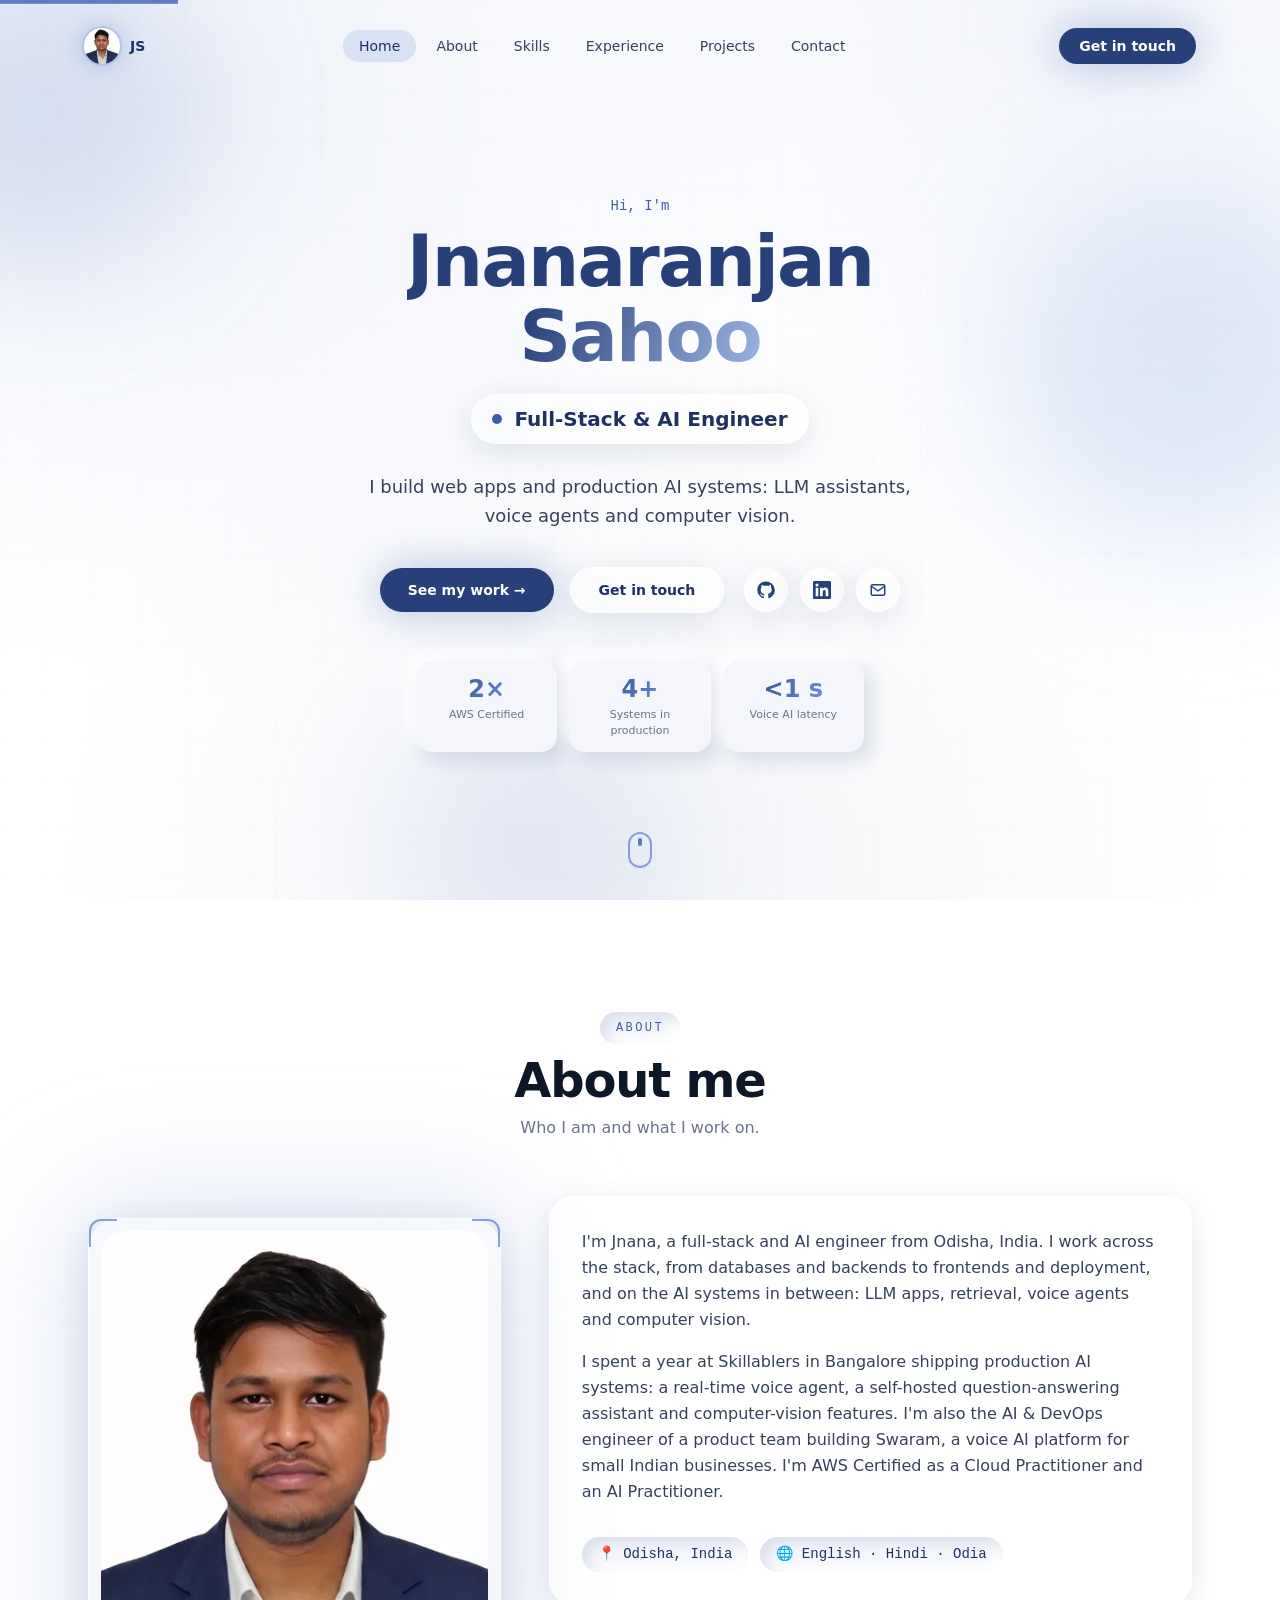
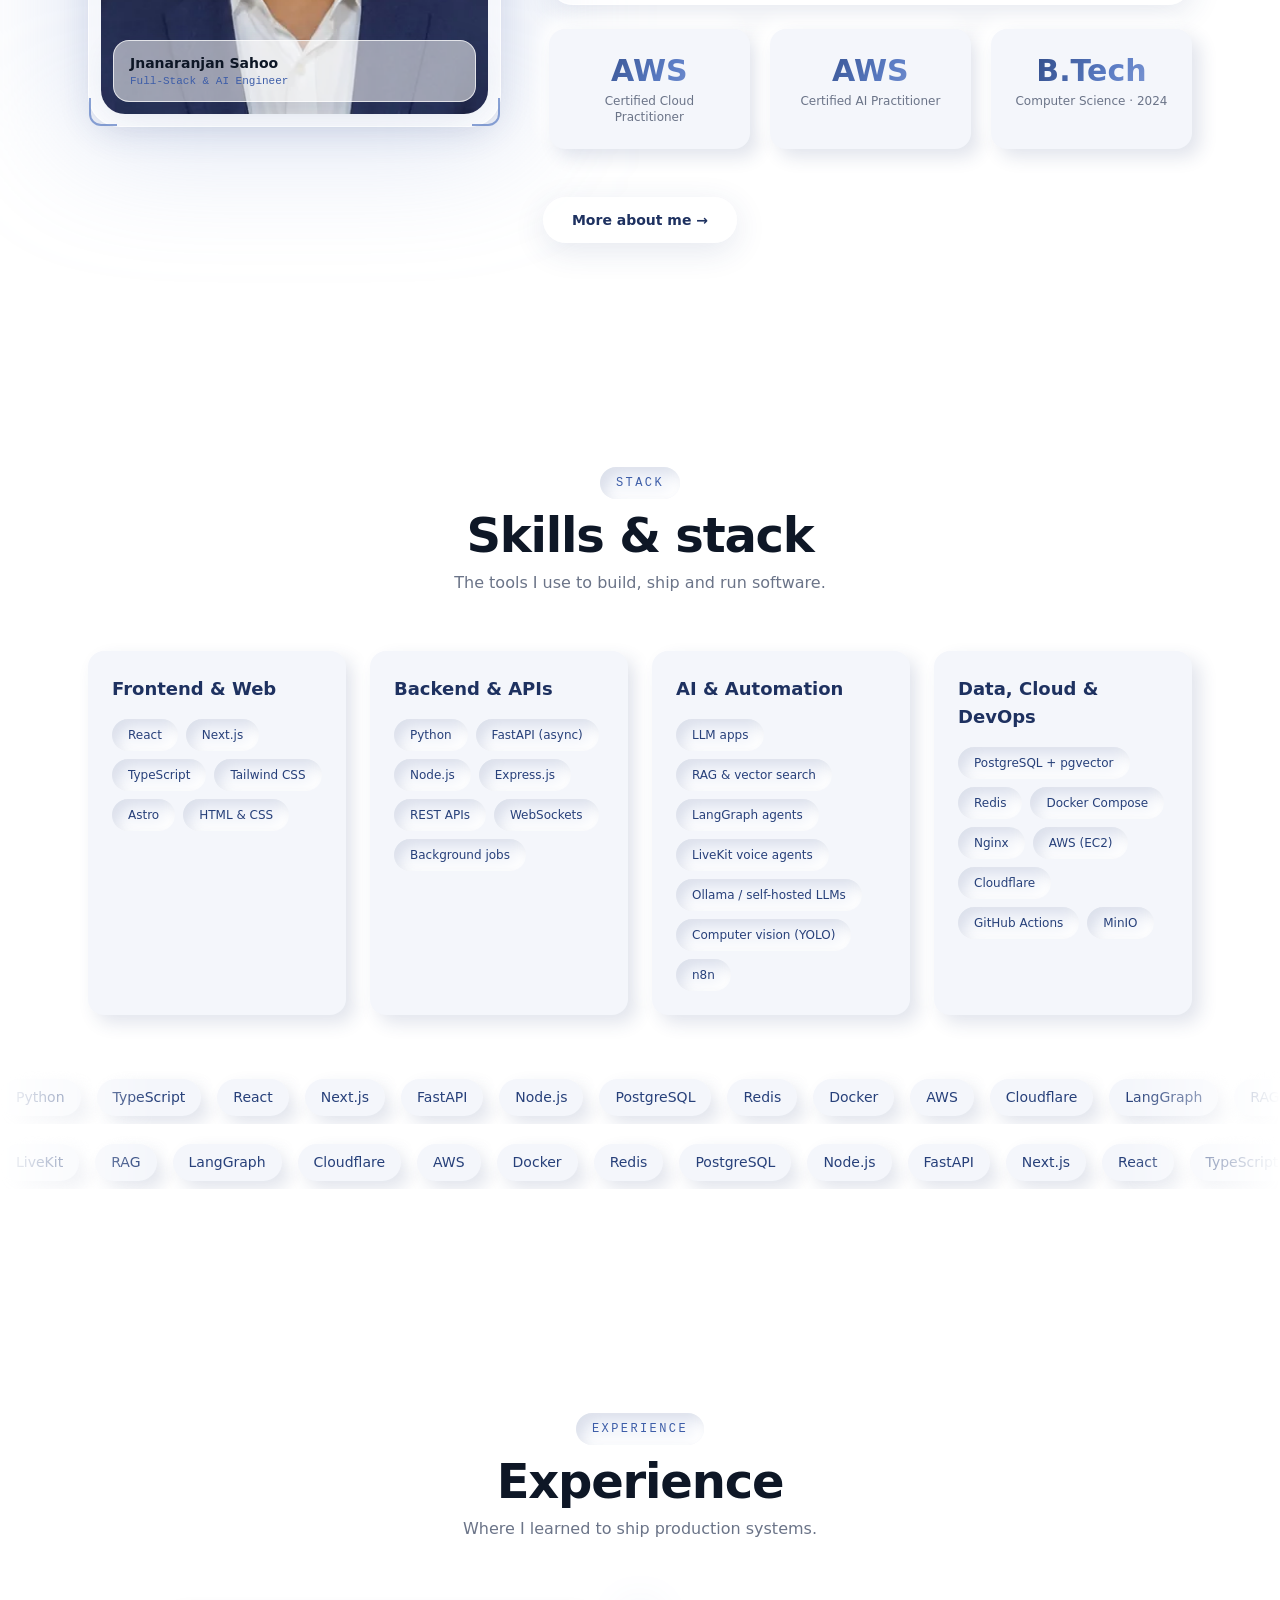
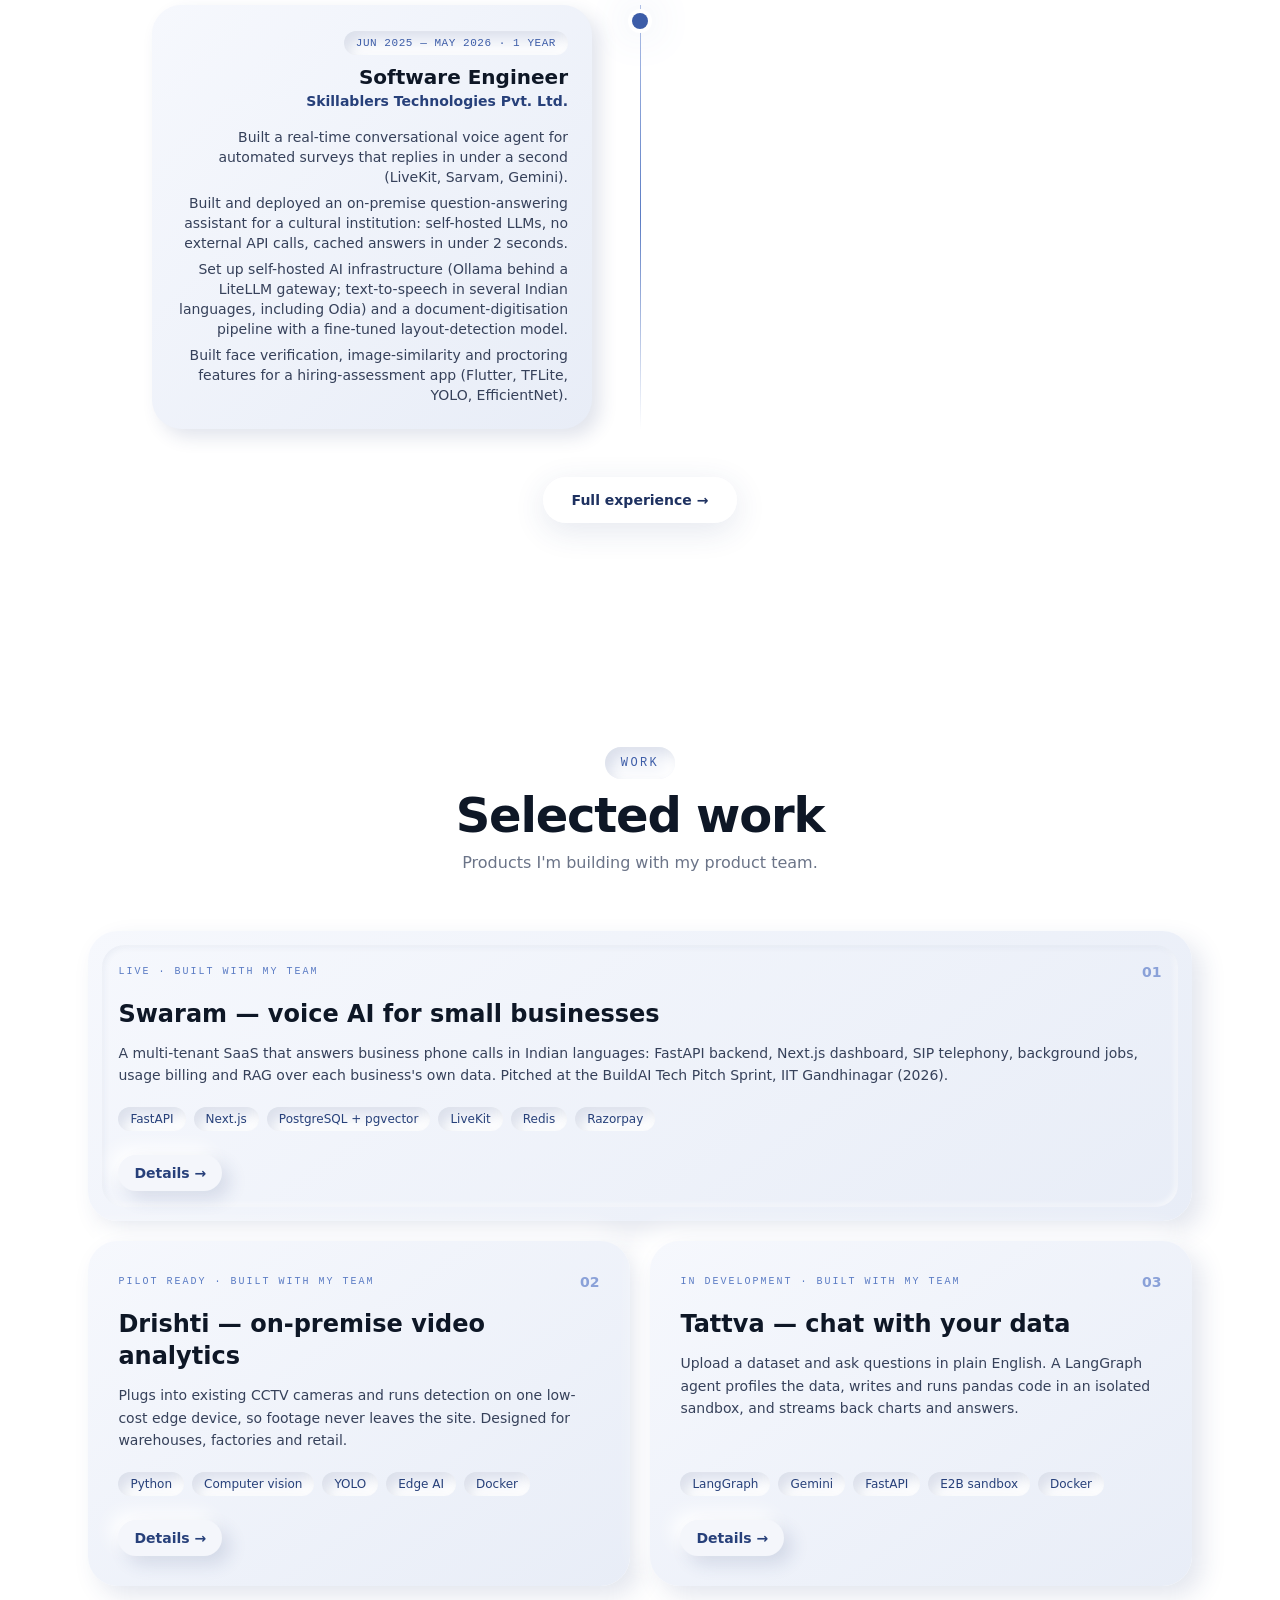
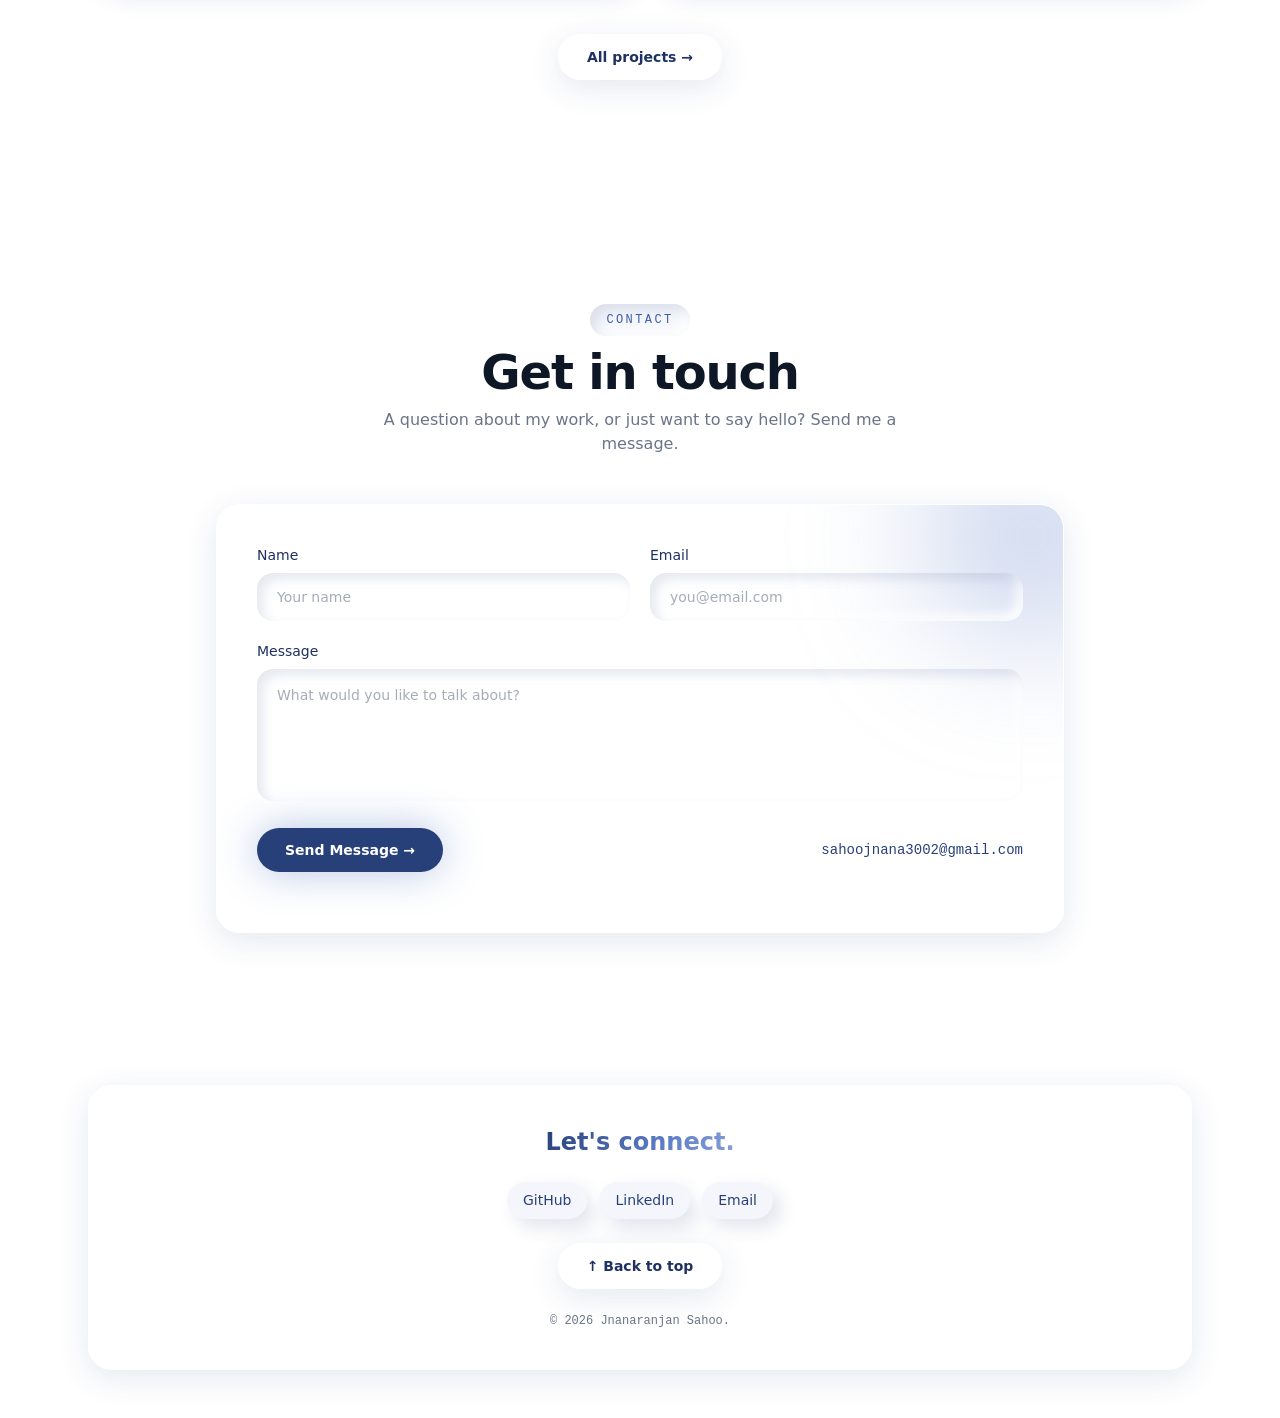
<file: index.html>
<!DOCTYPE html><html lang="en"><head><meta charset="UTF-8"><meta http-equiv="Content-Security-Policy" content="default-src 'self'; script-src 'self' https://*.googletagmanager.com https://eu-assets.i.posthog.com 'sha256-BF0290pkb3jxQsE7z00xR8Imp8X34FLC88L0lkMnrGw=' 'sha256-Gx5wzatxpX1sfCxLDlWugXoTdo9jmahJKt5zYI8XnHU=' 'sha256-Q2BPg90ZMplYY+FSdApNErhpWafg2hcRRbndmvxuL/Q=' 'sha256-QzWFZi+FLIx23tnm9SBU4aEgx4x8DsuASP07mfqol/c=' 'sha256-Ya0pUYrC7nM5Cn/056TyVuEiz6dFGrzmkWzgON0pF0U='; style-src 'self' 'unsafe-inline' https://fonts.googleapis.com; img-src 'self' data: blob: https://*.google-analytics.com https://*.googletagmanager.com; font-src 'self' https://fonts.gstatic.com; connect-src 'self' https://*.google-analytics.com https://*.analytics.google.com https://*.googletagmanager.com https://api.emailjs.com https://eu.i.posthog.com https://eu-assets.i.posthog.com; object-src 'none'; base-uri 'self'; form-action 'self'"><meta name="viewport" content="width=device-width, initial-scale=1"><meta name="referrer" content="strict-origin-when-cross-origin"><!-- Google Search Console Verification --><meta name="google-site-verification" content="LJMZXdmVCiQdUKfiJmOUua1oV9nctKnxQz4Q51pdkRA"><!-- Primary SEO --><title>Jnanaranjan Sahoo — Full-Stack &amp; AI Engineer</title><meta name="description" content="Full-stack &amp; AI engineer in Odisha, India. I build web apps and production AI systems: LLM assistants, voice agents and computer vision. AWS certified."><meta name="robots" content="index, follow"><link rel="canonical" href="https://jnana-ai-eng.github.io/"><!-- Open Graph --><meta property="og:type" content="website"><meta property="og:url" content="https://jnana-ai-eng.github.io/"><meta property="og:title" content="Jnanaranjan Sahoo — Full-Stack &amp; AI Engineer"><meta property="og:description" content="Full-stack &amp; AI engineer in Odisha, India. I build web apps and production AI systems: LLM assistants, voice agents and computer vision. AWS certified."><meta property="og:site_name" content="Jnanaranjan Sahoo"><meta property="og:locale" content="en_IN"><meta property="og:image" content="https://jnana-ai-eng.github.io/og-image.png"><meta property="og:image:type" content="image/png"><meta property="og:image:width" content="1200"><meta property="og:image:height" content="630"><meta property="og:image:alt" content="Jnanaranjan Sahoo — Full-Stack &amp; AI Engineer"><!-- Twitter / X --><meta name="twitter:card" content="summary_large_image"><meta name="twitter:title" content="Jnanaranjan Sahoo — Full-Stack &amp; AI Engineer"><meta name="twitter:description" content="Full-stack &amp; AI engineer in Odisha, India. I build web apps and production AI systems: LLM assistants, voice agents and computer vision. AWS certified."><meta name="twitter:image" content="https://jnana-ai-eng.github.io/og-image.png"><meta name="twitter:image:alt" content="Jnanaranjan Sahoo — Full-Stack &amp; AI Engineer"><!-- Favicons: "JS" monogram generated at build (src/lib/brand-icons.ts) --><link rel="icon" href="/favicon.ico" sizes="48x48"><link rel="icon" href="/favicon.svg" type="image/svg+xml"><link rel="apple-touch-icon" href="/apple-touch-icon.png"><!-- Google Fonts — Space Grotesk --><link rel="preconnect" href="https://fonts.googleapis.com"><link rel="preconnect" href="https://fonts.gstatic.com" crossorigin><link href="https://fonts.googleapis.com/css2?family=Space+Grotesk:wght@300;400;500;600;700&family=JetBrains+Mono:wght@400;500&display=swap" rel="stylesheet"><!-- Without JavaScript, show what islands render hidden for their entrance animation (KI-37) --><noscript><style>[data-reveal]{opacity:1!important;transform:none!important}</style></noscript><!-- JSON-LD: the home graph (WebSite + ProfilePage + Person) or the page's own --><script type="application/ld+json">{"@context":"https://schema.org","@graph":[{"@type":"WebSite","@id":"https://jnana-ai-eng.github.io/#website","url":"https://jnana-ai-eng.github.io/","name":"Jnanaranjan Sahoo","inLanguage":"en"},{"@type":"ProfilePage","@id":"https://jnana-ai-eng.github.io/#profile","url":"https://jnana-ai-eng.github.io/","name":"Jnanaranjan Sahoo — Full-Stack & AI Engineer","isPartOf":{"@id":"https://jnana-ai-eng.github.io/#website"},"mainEntity":{"@id":"https://jnana-ai-eng.github.io/#person"}},{"@type":"Person","@id":"https://jnana-ai-eng.github.io/#person","name":"Jnanaranjan Sahoo","alternateName":"jnana-ai-eng","jobTitle":"Full-Stack & AI Engineer","description":"Full-stack & AI engineer in Odisha, India. I build web apps and production AI systems: LLM assistants, voice agents and computer vision. AWS certified.","url":"https://jnana-ai-eng.github.io/","image":"https://jnana-ai-eng.github.io/_astro/profile.CRkiN90N_1MUXXz.jpg","email":"mailto:sahoojnana3002@gmail.com","address":{"@type":"PostalAddress","addressRegion":"Odisha","addressCountry":"India"},"knowsAbout":["Python","TypeScript","React","Next.js","FastAPI","Node.js","PostgreSQL","Redis","Docker","AWS","Cloudflare","LangGraph","RAG","LiveKit"],"sameAs":["https://github.com/jnana-ai-eng","https://www.linkedin.com/in/jnanaranjan-sahoo"]}]}</script><!-- Google Analytics 4 (production host only) --><script>(function(){const id = "G-PBJQWS8THE";
const host = "jnana-ai-eng.github.io";
const ph = {"key":"phc_Auw6awq2EoEH2mXX6vtU2bpZhv2fgCFZgkBYDZHM432u","apiHost":"https://eu.i.posthog.com","site":"github.io","sessionRecording":false};

    window.dataLayer = window.dataLayer || [];
    window.gtag = function () { window.dataLayer.push(arguments); };

    if (location.hostname === host) {
      if (id) {
        var s = document.createElement('script');
        s.async = true;
        s.src = 'https://www.googletagmanager.com/gtag/js?id=' + id;
        document.head.appendChild(s);

        gtag('js', new Date());
        var config = { allow_google_signals: false, allow_ad_personalization_signals: false, cookie_flags: 'secure;samesite=lax' };
        if (/[?&]ga_debug=1(&|$)/.test(location.search)) config.debug_mode = true;
        gtag('config', id, config);
      }

      if (ph.key) {
        // Official PostHog snippet: a queueing stub; init() adds array.js from the -assets host.
        !function(t,e){var o,n,p,r;e.__SV||(window.posthog=e,e._i=[],e.init=function(i,s,a){function g(t,e){var o=e.split(".");2==o.length&&(t=t[o[0]],e=o[1]),t[e]=function(){t.push([e].concat(Array.prototype.slice.call(arguments,0)))}}(p=t.createElement("script")).type="text/javascript",p.crossOrigin="anonymous",p.async=!0,p.src=s.api_host.replace(".i.posthog.com","-assets.i.posthog.com")+"/static/array.js",(r=t.getElementsByTagName("script")[0]).parentNode.insertBefore(p,r);var u=e;for(void 0!==a?u=e[a]=[]:a="posthog",u.people=u.people||[],u.toString=function(t){var e="posthog";return"posthog"!==a&&(e+="."+a),t||(e+=" (stub)"),e},u.people.toString=function(){return u.toString(1)+".people (stub)"},o="init capture register register_once register_for_session unregister unregister_for_session getFeatureFlag getFeatureFlagPayload isFeatureEnabled reloadFeatureFlags updateEarlyAccessFeatureEnrollment getEarlyAccessFeatures on onFeatureFlags onSessionId getSurveys getActiveMatchingSurveys renderSurvey canRenderSurvey getNextSurveyStep setPersonProperties group resetGroups setPersonPropertiesForFlags resetPersonPropertiesForFlags setGroupPropertiesForFlags resetGroupPropertiesForFlags reset get_distinct_id getGroups get_session_id get_session_replay_url alias set_config startSessionRecording stopSessionRecording sessionRecordingStarted captureException loadToolbar get_property getSessionProperty createPersonProfile opt_in_capturing opt_out_capturing has_opted_in_capturing has_opted_out_capturing clear_opt_in_out_capturing debug".split(" "),n=0;n<o.length;n++)g(u,o[n]);e._i.push([i,s,a])},e.__SV=1)}(document,window.posthog||[]);

        // Start on the first interaction, or 3.5 s after load, whichever comes first (A1): PostHog's
        // scripts then never compete with the hero paint.
        var triggers = ['scroll', 'pointerdown', 'keydown', 'touchstart'];
        var started = false;
        var startPostHog = function () {
          if (started) return;
          started = true;
          triggers.forEach(function (t) { window.removeEventListener(t, startPostHog); });
          posthog.init(ph.key, {
            api_host: ph.apiHost,
            person_profiles: 'identified_only',
            secure_cookie: true,
            disable_surveys: true,
            disable_session_recording: !ph.sessionRecording,
            session_recording: { maskAllInputs: true },
            loaded: function (p) { p.register({ site: ph.site }); },
          });
        };
        var arm = function () {
          triggers.forEach(function (t) { window.addEventListener(t, startPostHog, { passive: true }); });
          setTimeout(startPostHog, 3500);
        };
        if (document.readyState === 'complete') arm();
        else window.addEventListener('load', arm);
      }
    }

    function gaLocation(el) {
      var section = el.closest('section[id]');
      if (section) return section.id;
      if (el.closest('footer')) return 'footer'; // before nav: the footer contains a <nav>
      if (el.closest('header, nav')) return 'header';
      return 'page';
    }

    document.addEventListener('click', function (e) {
      var el = e.target instanceof Element ? e.target.closest('[data-ga-event], a[href^="mailto:"]') : null;
      if (!el) return;
      var name = el.getAttribute('data-ga-event') || 'email_click';
      var params = { location: gaLocation(el) };
      var label = el.getAttribute('data-ga-label');
      if (label) params.label = label;
      gtag('event', name, params);
      if (window.posthog && window.posthog.capture) window.posthog.capture(name, params);
    }, true);
  })();</script><link rel="stylesheet" href="/_astro/Layout.BLeGAC4W.css"><style>.card-grid{grid-template-columns:1fr;gap:1.25rem;width:100%;display:grid}@media (width>=640px){.card-grid{grid-template-columns:repeat(2,1fr);grid-auto-rows:auto}.magic-bento-card:first-child,.magic-bento-card:nth-child(4){grid-column:span 2}}.magic-bento-card{--glow-x:50%;--glow-y:50%;--glow-intensity:0;--glow-radius:220px;--glow-color:91, 124, 196;flex-direction:column;justify-content:space-between;min-height:220px;padding:1.9rem;transition:transform .4s cubic-bezier(.22,1,.36,1),box-shadow .4s cubic-bezier(.22,1,.36,1);display:flex;position:relative;overflow:hidden}.card-grid .magic-bento-card{background:linear-gradient(145deg,#f6f8fd,#e8edf7);border-radius:1.85rem;box-shadow:10px 10px 24px #27407a21,-10px -10px 24px #fffffff2}.card-grid .magic-bento-card:first-child:before{content:"";pointer-events:none;z-index:0;border-radius:1.4rem;position:absolute;inset:14px;box-shadow:inset 2px 2px 6px #27407a0f,inset -2px -2px 6px #ffffffb3}.card-grid .magic-bento-card:hover{transform:translateY(-5px);box-shadow:14px 18px 36px #27407a2e,-12px -12px 28px #fff}.card-grid .magic-bento-card:active{transform:translateY(-1px);box-shadow:inset 6px 6px 14px #27407a1f,inset -6px -6px 14px #ffffffe6}@media (prefers-reduced-motion:reduce){.card-grid .magic-bento-card:hover{transform:none}}.magic-bento-card--border-glow:after{content:"";background:radial-gradient(var(--glow-radius) circle at var(--glow-x) var(--glow-y), rgba(var(--glow-color), calc(var(--glow-intensity) * .9)) 0%, rgba(var(--glow-color), calc(var(--glow-intensity) * .4)) 30%, transparent 60%);border-radius:inherit;-webkit-mask-composite:xor;pointer-events:none;z-index:3;padding:2px;transition:opacity .3s;position:absolute;inset:0;-webkit-mask-image:linear-gradient(#fff 0 0),linear-gradient(#fff 0 0);mask-image:linear-gradient(#fff 0 0),linear-gradient(#fff 0 0);-webkit-mask-position:0 0,0 0;mask-position:0 0,0 0;-webkit-mask-size:auto,auto;mask-size:auto,auto;-webkit-mask-repeat:repeat,repeat;mask-repeat:repeat,repeat;-webkit-mask-clip:content-box,border-box;mask-clip:content-box,border-box;-webkit-mask-origin:content-box,border-box;mask-origin:content-box,border-box;mask-composite:exclude;mask-mode:match-source,match-source}.particle-container{position:relative;overflow:hidden}.global-spotlight{mix-blend-mode:multiply;will-change:transform, opacity;pointer-events:none;z-index:200!important}.bento-section{user-select:none;position:relative}
</style></head><body><style>astro-island,astro-slot,astro-static-slot{display:contents}</style><script>(()=>{var l=(n,t)=>{let i=async()=>{await(await n())()},e=typeof t.value=="object"?t.value:void 0,s={timeout:e==null?void 0:e.timeout};"requestIdleCallback"in window?window.requestIdleCallback(i,s):setTimeout(i,s.timeout||200)};(self.Astro||(self.Astro={})).idle=l;window.dispatchEvent(new Event("astro:idle"));})();</script><script>(()=>{var g=Object.defineProperty;var w=(a,s,c)=>s in a?g(a,s,{enumerable:!0,configurable:!0,writable:!0,value:c}):a[s]=c;var l=(a,s,c)=>w(a,typeof s!="symbol"?s+"":s,c);var E=new Set(["__proto__","constructor","prototype"]);{let a={0:t=>y(t),1:t=>c(t),2:t=>new RegExp(t),3:t=>new Date(t),4:t=>new Map(c(t)),5:t=>new Set(c(t)),6:t=>BigInt(t),7:t=>new URL(t),8:t=>new Uint8Array(t),9:t=>new Uint16Array(t),10:t=>new Uint32Array(t),11:t=>Number.POSITIVE_INFINITY*t},s=t=>{let[p,e]=t;return p in a?a[p](e):void 0},c=t=>t.map(s),y=t=>typeof t!="object"||t===null?t:Object.fromEntries(Object.entries(t).map(([p,e])=>[p,s(e)]));class f extends HTMLElement{constructor(){super(...arguments);l(this,"Component");l(this,"hydrator");l(this,"hydrate",async()=>{var b;if(!this.hydrator||!this.isConnected)return;let e=(b=this.parentElement)==null?void 0:b.closest("astro-island[ssr]");if(e){e.addEventListener("astro:hydrate",this.hydrate,{once:!0});return}let r=this.querySelectorAll("astro-slot"),n={},d=this.querySelectorAll("template[data-astro-template]");for(let o of d){let i=o.closest(this.tagName);i!=null&&i.isSameNode(this)&&(n[o.getAttribute("data-astro-template")||"default"]=o.innerHTML,o.remove())}for(let o of r){let i=o.closest(this.tagName);i!=null&&i.isSameNode(this)&&(n[o.getAttribute("name")||"default"]=o.innerHTML)}let u;try{u=this.hasAttribute("props")?y(JSON.parse(this.getAttribute("props"))):{}}catch(o){let i=this.getAttribute("component-url")||"<unknown>",v=this.getAttribute("component-export");throw v&&(i+=` (export ${v})`),console.error(`[hydrate] Error parsing props for component ${i}`,this.getAttribute("props"),o),o}let h;await this.hydrator(this)(this.Component,u,n,{client:this.getAttribute("client")}),this.removeAttribute("ssr"),this.dispatchEvent(new CustomEvent("astro:hydrate"))});l(this,"unmount",()=>{this.isConnected||this.dispatchEvent(new CustomEvent("astro:unmount"))})}disconnectedCallback(){document.removeEventListener("astro:after-swap",this.unmount),document.addEventListener("astro:after-swap",this.unmount,{once:!0})}connectedCallback(){if(!this.hasAttribute("await-children")||document.readyState==="interactive"||document.readyState==="complete")this.childrenConnectedCallback();else{let e=()=>{document.removeEventListener("DOMContentLoaded",e),r.disconnect(),this.childrenConnectedCallback()},r=new MutationObserver(()=>{var n;((n=this.lastChild)==null?void 0:n.nodeType)===Node.COMMENT_NODE&&this.lastChild.nodeValue==="astro:end"&&(this.lastChild.remove(),e())});r.observe(this,{childList:!0}),document.addEventListener("DOMContentLoaded",e)}}async childrenConnectedCallback(){let e=this.getAttribute("before-hydration-url");e&&await import(e),this.start()}getRetryImportUrl(e){let r=new URL(e,document.baseURI);return r.searchParams.set("astro-retry",Date.now().toString()),r.toString()}async importWithRetry(e){try{return await import(e)}catch(r){return await new Promise(n=>setTimeout(n,1e3)),import(this.getRetryImportUrl(e))}}handleHydrationError(e){let r=this.getAttribute("component-url"),n=new CustomEvent("astro:hydration-error",{cancelable:!0,bubbles:!0,composed:!0,detail:{error:e,componentUrl:r}});this.dispatchEvent(n)&&console.error(`[astro-island] Error hydrating ${r}`,e)}async start(){let e=JSON.parse(this.getAttribute("opts")),r=this.getAttribute("client");if(Astro[r]===void 0){window.addEventListener(`astro:${r}`,()=>this.start(),{once:!0});return}try{await Astro[r](async()=>{let n=this.getAttribute("renderer-url");try{let[d,{default:u}]=await Promise.all([this.importWithRetry(this.getAttribute("component-url")),n?this.importWithRetry(n):Promise.resolve({default:()=>()=>{}})]),h=this.getAttribute("component-export")||"default";if(h.includes(".")){this.Component=d;for(let m of h.split(".")){if(E.has(m)||!this.Component||typeof this.Component!="object"&&typeof this.Component!="function"||!Object.hasOwn(this.Component,m))throw new Error(`Invalid component export path: ${h}`);this.Component=this.Component[m]}}else{if(E.has(h))throw new Error(`Invalid component export path: ${h}`);this.Component=d[h]}return this.hydrator=u,this.hydrate}catch(d){return this.handleHydrationError(d),()=>{}}},e,this)}catch(n){this.handleHydrationError(n)}}attributeChangedCallback(){this.hydrate()}}l(f,"observedAttributes",["props"]),customElements.get("astro-island")||customElements.define("astro-island",f)}})();</script><astro-island uid="1ba8Qv" prefix="r4" component-url="/_astro/SmoothScroll.Ch_eKSLu.js" component-export="SmoothScroll" renderer-url="/_astro/client.RMePetAg.js" props="{}" ssr client="idle" opts="{&quot;name&quot;:&quot;SmoothScroll&quot;,&quot;value&quot;:true}"></astro-island><script>(()=>{var e=async t=>{await(await t())()};(self.Astro||(self.Astro={})).load=e;window.dispatchEvent(new Event("astro:load"));})();</script><astro-island uid="1TtvGb" prefix="r9" component-url="/_astro/NavbarInteractive.BF8Kjd55.js" component-export="NavbarInteractive" renderer-url="/_astro/client.RMePetAg.js" props="{&quot;avatarSrc&quot;:[0,&quot;/_astro/profile.CRkiN90N_22NJSh.webp&quot;],&quot;homeHref&quot;:[0,&quot;#home&quot;],&quot;current&quot;:[0,&quot;/&quot;]}" ssr client="load" opts="{&quot;name&quot;:&quot;NavbarInteractive&quot;,&quot;value&quot;:true}" await-children><header class="fixed inset-x-0 top-0 z-50 px-4 pt-4" style="transform:translateY(-80px)"><nav class="mx-auto flex max-w-6xl items-center justify-between rounded-full px-5 py-3 transition-all duration-300 bg-transparent" aria-label="Main navigation"><a href="#home" class="group flex items-center gap-2.5" aria-label="Jnanaranjan Sahoo — home"><span class="relative inline-block"><span class="absolute inset-0 rounded-full bg-navy-400/40 blur-md transition-opacity duration-300 group-hover:opacity-100"></span><img src="/_astro/profile.CRkiN90N_22NJSh.webp" alt="Jnanaranjan Sahoo" width="36" height="36" class="relative h-9 w-9 rounded-full object-cover ring-2 ring-navy-200 transition-transform duration-300 group-hover:scale-105"/></span><span class="hidden font-display text-sm font-bold text-navy-700 sm:inline">JS</span></a><ul class="hidden items-center gap-1 md:flex" role="list"><li><a href="/" aria-current="page" class="relative rounded-full px-4 py-2 text-sm font-medium transition-colors text-navy-700"><span class="absolute inset-0 -z-10 rounded-full bg-navy-100"></span>Home</a></li><li><a href="/about/" class="relative rounded-full px-4 py-2 text-sm font-medium transition-colors text-ink-soft hover:bg-navy-50 hover:text-navy-700">About</a></li><li><a href="/#skills" class="relative rounded-full px-4 py-2 text-sm font-medium transition-colors text-ink-soft hover:bg-navy-50 hover:text-navy-700">Skills</a></li><li><a href="/experience/" class="relative rounded-full px-4 py-2 text-sm font-medium transition-colors text-ink-soft hover:bg-navy-50 hover:text-navy-700">Experience</a></li><li><a href="/projects/" class="relative rounded-full px-4 py-2 text-sm font-medium transition-colors text-ink-soft hover:bg-navy-50 hover:text-navy-700">Projects</a></li><li><a href="/contact/" class="relative rounded-full px-4 py-2 text-sm font-medium transition-colors text-ink-soft hover:bg-navy-50 hover:text-navy-700">Contact</a></li></ul><a href="/contact/" data-ga-event="cta_click" data-ga-label="nav_lets_talk" class="hidden rounded-full bg-navy-600 px-5 py-2 text-sm font-semibold text-white shadow-glow transition-colors hover:bg-navy-700 md:inline-block">Get in touch</a><button class="grid h-9 w-9 place-items-center rounded-full glass md:hidden" aria-label="Open menu" aria-expanded="false" aria-controls="mobile-menu"><div class="space-y-1.5" aria-hidden="true"><span class="block h-0.5 w-5 bg-navy-700"></span><span class="block h-0.5 w-5 bg-navy-700"></span></div></button></nav></header><div class="fixed inset-x-0 top-0 z-[60] h-1 origin-left bg-gradient-to-r from-navy-400 to-sky" aria-hidden="true" style="transform:scaleX(0)"></div><!--astro:end--></astro-island><!-- Fallback static nav shell for search crawlers / non-JS users --><noscript><div class="fixed inset-x-0 top-0 z-50 bg-white/90 px-6 py-4 backdrop-blur shadow-sm"><div class="mx-auto flex max-w-6xl items-center justify-between"><a href="#home" class="font-display font-bold text-navy-700">Jnanaranjan Sahoo</a><ul class="flex items-center gap-4 text-sm font-medium"><li><a href="/" aria-current="page" class="text-ink-soft hover:text-navy-700">Home</a></li><li><a href="/about/" class="text-ink-soft hover:text-navy-700">About</a></li><li><a href="/#skills" class="text-ink-soft hover:text-navy-700">Skills</a></li><li><a href="/experience/" class="text-ink-soft hover:text-navy-700">Experience</a></li><li><a href="/projects/" class="text-ink-soft hover:text-navy-700">Projects</a></li><li><a href="/contact/" class="text-ink-soft hover:text-navy-700">Contact</a></li></ul></div></div></noscript><main id="main-content"><section id="home" class="relative flex min-h-screen items-center overflow-hidden pt-24 pb-12 sm:pt-28 sm:pb-16"><div class="pointer-events-none absolute inset-0 -z-10" aria-hidden="true"><div class="glow-orb left-[-10%] top-[-5%] h-80 w-80 animate-float bg-navy-300/50"></div><div class="glow-orb right-[-8%] top-[20%] h-96 w-96 animate-float bg-sky-light/60" style="animation-delay: 2s"></div><div class="glow-orb bottom-[-10%] left-[30%] h-72 w-72 animate-float bg-navy-200/50" style="animation-delay: 4s"></div><div class="absolute inset-0 bg-grid-light bg-[size:46px_46px] opacity-30"></div></div><div class="mx-auto flex w-full max-w-3xl flex-col items-center px-6 text-center"><p class="font-mono text-sm text-navy-500">Hi, I&#39;m</p><h1 class="mt-2 font-display text-[2.6rem] font-bold leading-[1.04] tracking-tight sm:text-6xl lg:text-7xl"><span class="shiny-text">Jnanaranjan Sahoo</span></h1><p class="mt-5 inline-flex items-center gap-3 rounded-full glass px-5 py-2.5 font-display text-lg font-semibold text-navy-700 sm:text-xl"><span class="h-2.5 w-2.5 rounded-full bg-navy-500 shadow-glow" aria-hidden="true"></span>Full-Stack &amp; AI Engineer</p><p class="mt-7 max-w-xl text-base leading-relaxed text-ink-soft sm:text-lg">I build web apps and production AI systems: LLM assistants, voice agents and computer vision.</p><div class="mt-9 flex flex-wrap items-center justify-center gap-4"><a href="/projects/" data-ga-event="cta_click" data-ga-label="view_work" class="relative inline-flex items-center justify-center gap-2 rounded-full px-7 py-3 text-sm font-semibold transition-colors duration-300 bg-navy-600 text-white shadow-glow hover:bg-navy-700">See my work →</a><a href="/contact/" data-ga-event="cta_click" data-ga-label="get_in_touch" class="relative inline-flex items-center justify-center gap-2 rounded-full px-7 py-3 text-sm font-semibold transition-colors duration-300 glass text-navy-700 hover:text-navy-900">Get in touch</a><div class="flex items-center gap-3 ml-1" aria-label="Social links"><a href="https://github.com/jnana-ai-eng" aria-label="GitHub profile" class="grid h-11 w-11 place-items-center rounded-full glass text-navy-600 transition-all duration-300 hover:-translate-y-1 hover:text-navy-800 hover:shadow-glow" target="_blank" rel="noopener noreferrer"><svg width="18" height="18" viewBox="0 0 24 24" fill="currentColor" aria-hidden="true"><path d="M12 .5C5.7.5.5 5.7.5 12c0 5.1 3.3 9.4 7.9 10.9.6.1.8-.2.8-.5v-2c-3.2.7-3.9-1.4-3.9-1.4-.5-1.3-1.3-1.7-1.3-1.7-1.1-.7.1-.7.1-.7 1.2.1 1.8 1.2 1.8 1.2 1 1.8 2.8 1.3 3.5 1 .1-.8.4-1.3.8-1.6-2.6-.3-5.3-1.3-5.3-5.7 0-1.3.5-2.3 1.2-3.1-.1-.3-.5-1.5.1-3.1 0 0 1-.3 3.3 1.2a11.5 11.5 0 0 1 6 0C17.3 4.7 18.3 5 18.3 5c.6 1.6.2 2.8.1 3.1.8.8 1.2 1.8 1.2 3.1 0 4.4-2.7 5.4-5.3 5.7.4.4.8 1.1.8 2.2v3.3c0 .3.2.6.8.5 4.6-1.5 7.9-5.8 7.9-10.9C23.5 5.7 18.3.5 12 .5z"></path></svg></a><a href="https://www.linkedin.com/in/jnanaranjan-sahoo" aria-label="LinkedIn profile" class="grid h-11 w-11 place-items-center rounded-full glass text-navy-600 transition-all duration-300 hover:-translate-y-1 hover:text-navy-800 hover:shadow-glow" target="_blank" rel="noopener noreferrer"><svg width="18" height="18" viewBox="0 0 24 24" fill="currentColor" aria-hidden="true"><path d="M20.45 20.45h-3.56v-5.57c0-1.33-.02-3.04-1.85-3.04-1.85 0-2.13 1.45-2.13 2.94v5.67H9.35V9h3.42v1.56h.05c.48-.9 1.64-1.85 3.37-1.85 3.6 0 4.27 2.37 4.27 5.46v6.28zM5.34 7.43a2.07 2.07 0 1 1 0-4.14 2.07 2.07 0 0 1 0 4.14zM7.12 20.45H3.56V9h3.56v11.45zM22.22 0H1.77C.79 0 0 .77 0 1.73v20.54C0 23.23.79 24 1.77 24h20.45c.98 0 1.78-.77 1.78-1.73V1.73C24 .77 23.2 0 22.22 0z"></path></svg></a><a href="mailto:sahoojnana3002@gmail.com" aria-label="Send email" class="grid h-11 w-11 place-items-center rounded-full glass text-navy-600 transition-all duration-300 hover:-translate-y-1 hover:text-navy-800 hover:shadow-glow"><svg width="18" height="18" viewBox="0 0 24 24" fill="none" stroke="currentColor" stroke-width="2" aria-hidden="true"><rect x="3" y="5" width="18" height="14" rx="2"></rect><path d="m3 7 9 6 9-6"></path></svg></a></div></div><div class="mt-12 grid w-full max-w-md grid-cols-3 gap-3"><div class="neu rounded-2xl px-4 py-3 text-center"><div class="font-display text-2xl font-bold gradient-text">2×</div><div class="mt-0.5 text-[11px] font-medium text-ink-muted">AWS Certified</div></div><div class="neu rounded-2xl px-4 py-3 text-center"><div class="font-display text-2xl font-bold gradient-text">4+</div><div class="mt-0.5 text-[11px] font-medium text-ink-muted">Systems in production</div></div><div class="neu rounded-2xl px-4 py-3 text-center"><div class="font-display text-2xl font-bold gradient-text">&lt;1 s</div><div class="mt-0.5 text-[11px] font-medium text-ink-muted">Voice AI latency</div></div></div></div><!-- Hidden on phones, where the taller single column would push the stats under it --><a href="#about" class="absolute bottom-8 left-1/2 hidden -translate-x-1/2 sm:block" aria-label="Scroll to About section"><span class="flex h-9 w-6 items-start justify-center rounded-full border-2 border-navy-300 p-1" aria-hidden="true"><span class="h-2 w-1 animate-bounce rounded-full bg-navy-400"></span></span></a></section><section id="about" class="relative mx-auto max-w-6xl px-6 py-20 sm:py-28"><div class="flex flex-col items-center gap-3 text-center"><span class="chip neu-inset font-mono text-xs uppercase tracking-[0.2em] text-navy-500">About</span><h2 class="font-display text-3xl font-bold tracking-tight text-ink sm:text-4xl lg:text-5xl">About me</h2><p class="max-w-xl text-base text-ink-muted">Who I am and what I work on.</p></div><div class="mt-14 grid items-center gap-10 lg:grid-cols-5 lg:gap-12"><!-- Portrait --><div class="relative lg:col-span-2"><div class="absolute -inset-4 -z-10 rounded-[2.5rem] bg-navy-300/30 blur-3xl"></div><!-- HudFrame shell --><div class="relative rounded-[2rem] glass p-3"><!-- Corner brackets --><span class="pointer-events-none absolute left-0 top-0 h-7 w-7 rounded-tl-xl border-l-2 border-t-2 border-navy-400/70"></span><span class="pointer-events-none absolute right-0 top-0 h-7 w-7 rounded-tr-xl border-r-2 border-t-2 border-navy-400/70"></span><span class="pointer-events-none absolute bottom-0 left-0 h-7 w-7 rounded-bl-xl border-b-2 border-l-2 border-navy-400/70"></span><span class="pointer-events-none absolute bottom-0 right-0 h-7 w-7 rounded-br-xl border-b-2 border-r-2 border-navy-400/70"></span><div class="overflow-hidden rounded-[1.5rem]"><img src="/_astro/profile.CRkiN90N_ZGYwnj.webp" srcset="/_astro/profile.CRkiN90N_ZGYwnj.webp 400w, /_astro/profile.CRkiN90N_Z1r7WS6.webp 640w, /_astro/profile.CRkiN90N_ZvoJcn.webp 750w, /_astro/profile.CRkiN90N_1XyMd1.webp 800w" alt="Portrait of Jnanaranjan Sahoo" loading="lazy" decoding="async" sizes="(min-width: 400px) 400px, 100vw" data-astro-image="constrained" data-astro-image-fit="cover" data-astro-image-pos="center" width="400" height="500" class="aspect-[4/5] w-full object-cover transition-transform duration-500 hover:scale-105"></div><div class="absolute bottom-6 left-6 right-6 z-10"><div class="glass rounded-2xl px-4 py-3"><p class="font-display text-sm font-bold text-ink">Jnanaranjan Sahoo</p><p class="font-mono text-[11px] text-navy-500">Full-Stack &amp; AI Engineer</p></div></div></div></div><!-- Bio + credentials --><div class="lg:col-span-3"><div class="glass rounded-3xl p-6 sm:p-8"><div class="space-y-4 text-base leading-relaxed text-ink-soft"><p>I&#39;m Jnana, a full-stack and AI engineer from Odisha, India. I work across the stack, from databases and backends to frontends and deployment, and on the AI systems in between: LLM apps, retrieval, voice agents and computer vision.</p><p>I spent a year at Skillablers in Bangalore shipping production AI systems: a real-time voice agent, a self-hosted question-answering assistant and computer-vision features. I&#39;m also the AI &amp; DevOps engineer of a product team building Swaram, a voice AI platform for small Indian businesses. I&#39;m AWS Certified as a Cloud Practitioner and an AI Practitioner.</p></div><div class="mt-8 flex flex-wrap gap-3 font-mono text-xs text-navy-600"><span class="chip neu-inset">📍 Odisha, India</span><span class="chip neu-inset">🌐 English · Hindi · Odia</span></div></div><!-- Credentials — neumorphic, statically rendered (the hero shows about.stats) --><div class="mt-6 grid gap-5 sm:grid-cols-3"><div class="neu rounded-2xl px-5 py-6 text-center"><div class="font-display text-3xl font-bold gradient-text">AWS</div><div class="mt-1 text-xs font-medium text-ink-muted">Certified Cloud Practitioner</div></div><div class="neu rounded-2xl px-5 py-6 text-center"><div class="font-display text-3xl font-bold gradient-text">AWS</div><div class="mt-1 text-xs font-medium text-ink-muted">Certified AI Practitioner</div></div><div class="neu rounded-2xl px-5 py-6 text-center"><div class="font-display text-3xl font-bold gradient-text">B.Tech</div><div class="mt-1 text-xs font-medium text-ink-muted">Computer Science · 2024</div></div></div></div></div><div class="mt-12 flex justify-center"><a href="/about/" class="relative inline-flex items-center justify-center gap-2 rounded-full px-7 py-3 text-sm font-semibold transition-colors duration-300 glass text-navy-700 hover:text-navy-900">More about me →</a></div></section><section id="skills" class="relative py-20 sm:py-28"><div class="mx-auto max-w-6xl px-6"><div class="flex flex-col items-center gap-3 text-center"><span class="chip neu-inset font-mono text-xs uppercase tracking-[0.2em] text-navy-500">Stack</span><h2 class="font-display text-3xl font-bold tracking-tight text-ink sm:text-4xl lg:text-5xl">Skills &amp; stack</h2><p class="max-w-xl text-base text-ink-muted">The tools I use to build, ship and run software.</p></div><!-- Neumorphic skill groups — all static HTML --><div class="mt-14 grid gap-6 sm:grid-cols-2 lg:grid-cols-4"><div class="neu rounded-2xl p-6"><h3 class="mb-4 font-display text-lg font-semibold text-navy-700">Frontend &amp; Web</h3><div class="flex flex-wrap gap-2"><span class="chip neu-inset text-xs text-navy-600">React</span><span class="chip neu-inset text-xs text-navy-600">Next.js</span><span class="chip neu-inset text-xs text-navy-600">TypeScript</span><span class="chip neu-inset text-xs text-navy-600">Tailwind CSS</span><span class="chip neu-inset text-xs text-navy-600">Astro</span><span class="chip neu-inset text-xs text-navy-600">HTML &amp; CSS</span></div></div><div class="neu rounded-2xl p-6"><h3 class="mb-4 font-display text-lg font-semibold text-navy-700">Backend &amp; APIs</h3><div class="flex flex-wrap gap-2"><span class="chip neu-inset text-xs text-navy-600">Python</span><span class="chip neu-inset text-xs text-navy-600">FastAPI (async)</span><span class="chip neu-inset text-xs text-navy-600">Node.js</span><span class="chip neu-inset text-xs text-navy-600">Express.js</span><span class="chip neu-inset text-xs text-navy-600">REST APIs</span><span class="chip neu-inset text-xs text-navy-600">WebSockets</span><span class="chip neu-inset text-xs text-navy-600">Background jobs</span></div></div><div class="neu rounded-2xl p-6"><h3 class="mb-4 font-display text-lg font-semibold text-navy-700">AI &amp; Automation</h3><div class="flex flex-wrap gap-2"><span class="chip neu-inset text-xs text-navy-600">LLM apps</span><span class="chip neu-inset text-xs text-navy-600">RAG &amp; vector search</span><span class="chip neu-inset text-xs text-navy-600">LangGraph agents</span><span class="chip neu-inset text-xs text-navy-600">LiveKit voice agents</span><span class="chip neu-inset text-xs text-navy-600">Ollama / self-hosted LLMs</span><span class="chip neu-inset text-xs text-navy-600">Computer vision (YOLO)</span><span class="chip neu-inset text-xs text-navy-600">n8n</span></div></div><div class="neu rounded-2xl p-6"><h3 class="mb-4 font-display text-lg font-semibold text-navy-700">Data, Cloud &amp; DevOps</h3><div class="flex flex-wrap gap-2"><span class="chip neu-inset text-xs text-navy-600">PostgreSQL + pgvector</span><span class="chip neu-inset text-xs text-navy-600">Redis</span><span class="chip neu-inset text-xs text-navy-600">Docker Compose</span><span class="chip neu-inset text-xs text-navy-600">Nginx</span><span class="chip neu-inset text-xs text-navy-600">AWS (EC2)</span><span class="chip neu-inset text-xs text-navy-600">Cloudflare</span><span class="chip neu-inset text-xs text-navy-600">GitHub Actions</span><span class="chip neu-inset text-xs text-navy-600">MinIO</span></div></div></div></div><!-- Full-width CSS marquees --><div class="mt-14 flex flex-col gap-3"><!-- Forward marquee --><div class="group relative flex overflow-hidden py-2" style="mask-image: linear-gradient(to right, transparent, black 12%, black 88%, transparent);" aria-hidden="true"><div class="flex shrink-0 items-center gap-4 pr-4" style="animation: marquee 28s linear infinite;"><span class="chip neu whitespace-nowrap text-navy-600">Python</span><span class="chip neu whitespace-nowrap text-navy-600">TypeScript</span><span class="chip neu whitespace-nowrap text-navy-600">React</span><span class="chip neu whitespace-nowrap text-navy-600">Next.js</span><span class="chip neu whitespace-nowrap text-navy-600">FastAPI</span><span class="chip neu whitespace-nowrap text-navy-600">Node.js</span><span class="chip neu whitespace-nowrap text-navy-600">PostgreSQL</span><span class="chip neu whitespace-nowrap text-navy-600">Redis</span><span class="chip neu whitespace-nowrap text-navy-600">Docker</span><span class="chip neu whitespace-nowrap text-navy-600">AWS</span><span class="chip neu whitespace-nowrap text-navy-600">Cloudflare</span><span class="chip neu whitespace-nowrap text-navy-600">LangGraph</span><span class="chip neu whitespace-nowrap text-navy-600">RAG</span><span class="chip neu whitespace-nowrap text-navy-600">LiveKit</span><span class="chip neu whitespace-nowrap text-navy-600">Python</span><span class="chip neu whitespace-nowrap text-navy-600">TypeScript</span><span class="chip neu whitespace-nowrap text-navy-600">React</span><span class="chip neu whitespace-nowrap text-navy-600">Next.js</span><span class="chip neu whitespace-nowrap text-navy-600">FastAPI</span><span class="chip neu whitespace-nowrap text-navy-600">Node.js</span><span class="chip neu whitespace-nowrap text-navy-600">PostgreSQL</span><span class="chip neu whitespace-nowrap text-navy-600">Redis</span><span class="chip neu whitespace-nowrap text-navy-600">Docker</span><span class="chip neu whitespace-nowrap text-navy-600">AWS</span><span class="chip neu whitespace-nowrap text-navy-600">Cloudflare</span><span class="chip neu whitespace-nowrap text-navy-600">LangGraph</span><span class="chip neu whitespace-nowrap text-navy-600">RAG</span><span class="chip neu whitespace-nowrap text-navy-600">LiveKit</span></div></div><!-- Reverse marquee --><div class="group relative flex overflow-hidden py-2" style="mask-image: linear-gradient(to right, transparent, black 12%, black 88%, transparent);" aria-hidden="true"><div class="flex shrink-0 items-center gap-4 pr-4" style="animation: marquee 28s linear infinite reverse;"><span class="chip neu whitespace-nowrap text-navy-600">LiveKit</span><span class="chip neu whitespace-nowrap text-navy-600">RAG</span><span class="chip neu whitespace-nowrap text-navy-600">LangGraph</span><span class="chip neu whitespace-nowrap text-navy-600">Cloudflare</span><span class="chip neu whitespace-nowrap text-navy-600">AWS</span><span class="chip neu whitespace-nowrap text-navy-600">Docker</span><span class="chip neu whitespace-nowrap text-navy-600">Redis</span><span class="chip neu whitespace-nowrap text-navy-600">PostgreSQL</span><span class="chip neu whitespace-nowrap text-navy-600">Node.js</span><span class="chip neu whitespace-nowrap text-navy-600">FastAPI</span><span class="chip neu whitespace-nowrap text-navy-600">Next.js</span><span class="chip neu whitespace-nowrap text-navy-600">React</span><span class="chip neu whitespace-nowrap text-navy-600">TypeScript</span><span class="chip neu whitespace-nowrap text-navy-600">Python</span><span class="chip neu whitespace-nowrap text-navy-600">LiveKit</span><span class="chip neu whitespace-nowrap text-navy-600">RAG</span><span class="chip neu whitespace-nowrap text-navy-600">LangGraph</span><span class="chip neu whitespace-nowrap text-navy-600">Cloudflare</span><span class="chip neu whitespace-nowrap text-navy-600">AWS</span><span class="chip neu whitespace-nowrap text-navy-600">Docker</span><span class="chip neu whitespace-nowrap text-navy-600">Redis</span><span class="chip neu whitespace-nowrap text-navy-600">PostgreSQL</span><span class="chip neu whitespace-nowrap text-navy-600">Node.js</span><span class="chip neu whitespace-nowrap text-navy-600">FastAPI</span><span class="chip neu whitespace-nowrap text-navy-600">Next.js</span><span class="chip neu whitespace-nowrap text-navy-600">React</span><span class="chip neu whitespace-nowrap text-navy-600">TypeScript</span><span class="chip neu whitespace-nowrap text-navy-600">Python</span></div></div></div></section><section id="experience" class="relative mx-auto max-w-5xl px-6 py-20 sm:py-28"><div class="flex flex-col items-center gap-3 text-center"><span class="chip neu-inset font-mono text-xs uppercase tracking-[0.2em] text-navy-500">Experience</span><h2 class="font-display text-3xl font-bold tracking-tight text-ink sm:text-4xl lg:text-5xl">Experience</h2><p class="max-w-xl text-base text-ink-muted">Where I learned to ship production systems.</p></div><div class="relative mt-16"><!-- Vertical timeline line --><div class="absolute left-4 top-0 h-full w-px bg-gradient-to-b from-navy-200 via-navy-400 to-transparent sm:left-1/2" aria-hidden="true"></div><div class="space-y-12"><article class="relative flex flex-col sm:flex-row sm:items-center "><!-- Timeline node dot --><div class="absolute left-4 top-2 z-10 -translate-x-1/2 sm:left-1/2" aria-hidden="true"><span class="block h-4 w-4 rounded-full bg-navy-500 ring-4 ring-surface-base shadow-glow"></span></div><!-- Card --><div class="ml-12 sm:ml-0 sm:w-1/2 sm:pr-12 sm:text-right"><div class="neu rounded-[1.85rem] bg-gradient-to-br from-[#f6f8fd] to-[#e8edf7] p-6 transition-all duration-300 hover:-translate-y-1.5 hover:shadow-[12px_16px_32px_rgba(39,64,122,0.17),-10px_-10px_24px_rgba(255,255,255,1)]"><span class="inline-block rounded-full bg-surface-soft px-3 py-1 font-mono text-[11px] uppercase tracking-wider text-navy-500 shadow-neu-inset">Jun 2025 — May 2026 · 1 year</span><h3 class="mt-2 font-display text-xl font-bold text-ink">Software Engineer</h3><p class="text-sm font-semibold text-navy-600">Skillablers Technologies Pvt. Ltd.</p><ul class="mt-4 space-y-1.5 text-sm text-ink-soft sm:text-right"><li>Built a real-time conversational voice agent for automated surveys that replies in under a second (LiveKit, Sarvam, Gemini).</li><li>Built and deployed an on-premise question-answering assistant for a cultural institution: self-hosted LLMs, no external API calls, cached answers in under 2 seconds.</li><li>Set up self-hosted AI infrastructure (Ollama behind a LiteLLM gateway; text-to-speech in several Indian languages, including Odia) and a document-digitisation pipeline with a fine-tuned layout-detection model.</li><li>Built face verification, image-similarity and proctoring features for a hiring-assessment app (Flutter, TFLite, YOLO, EfficientNet).</li></ul></div></div><!-- Spacer --><div class="hidden sm:block sm:w-1/2" aria-hidden="true"></div></article></div></div><div class="mt-12 flex justify-center"><a href="/experience/" class="relative inline-flex items-center justify-center gap-2 rounded-full px-7 py-3 text-sm font-semibold transition-colors duration-300 glass text-navy-700 hover:text-navy-900">Full experience →</a></div></section><section id="projects" class="relative mx-auto max-w-6xl px-6 py-20 sm:py-28"><div class="flex flex-col items-center gap-3 text-center"><span class="chip neu-inset font-mono text-xs uppercase tracking-[0.2em] text-navy-500">Work</span><h2 class="font-display text-3xl font-bold tracking-tight text-ink sm:text-4xl lg:text-5xl">Selected work</h2><p class="max-w-xl text-base text-ink-muted">Products I&#39;m building with my product team.</p></div><div class="mt-14"><script>(()=>{var a=(s,i,o)=>{let r=async()=>{await(await s())()},t=typeof i.value=="object"?i.value:void 0,c={rootMargin:t==null?void 0:t.rootMargin},n=new IntersectionObserver(e=>{for(let l of e)if(l.isIntersecting){n.disconnect(),r();break}},c);for(let e of o.children)n.observe(e)};(self.Astro||(self.Astro={})).visible=a;window.dispatchEvent(new Event("astro:visible"));})();</script><astro-island uid="ZUQscg" prefix="r7" component-url="/_astro/MagicBento.CR3FEH0f.js" component-export="default" renderer-url="/_astro/client.RMePetAg.js" props="{&quot;textAutoHide&quot;:[0,false],&quot;enableStars&quot;:[0,true],&quot;enableSpotlight&quot;:[0,true],&quot;enableBorderGlow&quot;:[0,true],&quot;enableTilt&quot;:[0,false],&quot;enableMagnetism&quot;:[0,false],&quot;clickEffect&quot;:[0,true],&quot;spotlightRadius&quot;:[0,320],&quot;particleCount&quot;:[0,10],&quot;glowColor&quot;:[0,&quot;91, 124, 196&quot;]}" ssr client="visible" opts="{&quot;name&quot;:&quot;MagicBento&quot;,&quot;value&quot;:true}" await-children><div class="card-grid bento-section"><div class="magic-bento-card neu magic-bento-card--border-glow particle-container" style="--glow-color:91, 124, 196;position:relative;overflow:hidden"><div class="relative z-[2] flex items-center justify-between"><span data-project-status="Live · built with my team" class="font-mono text-[10px] uppercase tracking-[0.2em] text-navy-400">Live · built with my team</span><span class="font-display text-sm font-bold text-navy-300">0<!-- -->1</span></div><div class="relative z-[2] mt-4 flex flex-1 flex-col"><h3 class="font-display text-2xl font-bold text-ink">Swaram — voice AI for small businesses</h3><p class="mt-3 flex-1 text-sm leading-relaxed text-ink-soft">A multi-tenant SaaS that answers business phone calls in Indian languages: FastAPI backend, Next.js dashboard, SIP telephony, background jobs, usage billing and RAG over each business&#x27;s own data. Pitched at the BuildAI Tech Pitch Sprint, IIT Gandhinagar (2026).</p><div class="mt-5 flex flex-wrap gap-2"><span class="rounded-full px-3 py-1 text-xs font-medium bg-surface-soft text-navy-600 shadow-neu-inset">FastAPI</span><span class="rounded-full px-3 py-1 text-xs font-medium bg-surface-soft text-navy-600 shadow-neu-inset">Next.js</span><span class="rounded-full px-3 py-1 text-xs font-medium bg-surface-soft text-navy-600 shadow-neu-inset">PostgreSQL + pgvector</span><span class="rounded-full px-3 py-1 text-xs font-medium bg-surface-soft text-navy-600 shadow-neu-inset">LiveKit</span><span class="rounded-full px-3 py-1 text-xs font-medium bg-surface-soft text-navy-600 shadow-neu-inset">Redis</span><span class="rounded-full px-3 py-1 text-xs font-medium bg-surface-soft text-navy-600 shadow-neu-inset">Razorpay</span></div><div class="mt-6 flex flex-wrap gap-3 text-sm font-semibold"><a href="/projects/swaram/" aria-label="Swaram — voice AI for small businesses: details" class="rounded-full px-4 py-2 transition-shadow duration-300 bg-surface-soft text-navy-600 shadow-neu hover:shadow-neu-inset">Details<!-- --> →</a></div></div></div><div class="magic-bento-card neu magic-bento-card--border-glow particle-container" style="--glow-color:91, 124, 196;position:relative;overflow:hidden"><div class="relative z-[2] flex items-center justify-between"><span data-project-status="Pilot ready · built with my team" class="font-mono text-[10px] uppercase tracking-[0.2em] text-navy-400">Pilot ready · built with my team</span><span class="font-display text-sm font-bold text-navy-300">0<!-- -->2</span></div><div class="relative z-[2] mt-4 flex flex-1 flex-col"><h3 class="font-display text-2xl font-bold text-ink">Drishti — on-premise video analytics</h3><p class="mt-3 flex-1 text-sm leading-relaxed text-ink-soft">Plugs into existing CCTV cameras and runs detection on one low-cost edge device, so footage never leaves the site. Designed for warehouses, factories and retail.</p><div class="mt-5 flex flex-wrap gap-2"><span class="rounded-full px-3 py-1 text-xs font-medium bg-surface-soft text-navy-600 shadow-neu-inset">Python</span><span class="rounded-full px-3 py-1 text-xs font-medium bg-surface-soft text-navy-600 shadow-neu-inset">Computer vision</span><span class="rounded-full px-3 py-1 text-xs font-medium bg-surface-soft text-navy-600 shadow-neu-inset">YOLO</span><span class="rounded-full px-3 py-1 text-xs font-medium bg-surface-soft text-navy-600 shadow-neu-inset">Edge AI</span><span class="rounded-full px-3 py-1 text-xs font-medium bg-surface-soft text-navy-600 shadow-neu-inset">Docker</span></div><div class="mt-6 flex flex-wrap gap-3 text-sm font-semibold"><a href="/projects/drishti/" aria-label="Drishti — on-premise video analytics: details" class="rounded-full px-4 py-2 transition-shadow duration-300 bg-surface-soft text-navy-600 shadow-neu hover:shadow-neu-inset">Details<!-- --> →</a></div></div></div><div class="magic-bento-card neu magic-bento-card--border-glow particle-container" style="--glow-color:91, 124, 196;position:relative;overflow:hidden"><div class="relative z-[2] flex items-center justify-between"><span data-project-status="In development · built with my team" class="font-mono text-[10px] uppercase tracking-[0.2em] text-navy-400">In development · built with my team</span><span class="font-display text-sm font-bold text-navy-300">0<!-- -->3</span></div><div class="relative z-[2] mt-4 flex flex-1 flex-col"><h3 class="font-display text-2xl font-bold text-ink">Tattva — chat with your data</h3><p class="mt-3 flex-1 text-sm leading-relaxed text-ink-soft">Upload a dataset and ask questions in plain English. A LangGraph agent profiles the data, writes and runs pandas code in an isolated sandbox, and streams back charts and answers.</p><div class="mt-5 flex flex-wrap gap-2"><span class="rounded-full px-3 py-1 text-xs font-medium bg-surface-soft text-navy-600 shadow-neu-inset">LangGraph</span><span class="rounded-full px-3 py-1 text-xs font-medium bg-surface-soft text-navy-600 shadow-neu-inset">Gemini</span><span class="rounded-full px-3 py-1 text-xs font-medium bg-surface-soft text-navy-600 shadow-neu-inset">FastAPI</span><span class="rounded-full px-3 py-1 text-xs font-medium bg-surface-soft text-navy-600 shadow-neu-inset">E2B sandbox</span><span class="rounded-full px-3 py-1 text-xs font-medium bg-surface-soft text-navy-600 shadow-neu-inset">Docker</span></div><div class="mt-6 flex flex-wrap gap-3 text-sm font-semibold"><a href="/projects/tattva/" aria-label="Tattva — chat with your data: details" class="rounded-full px-4 py-2 transition-shadow duration-300 bg-surface-soft text-navy-600 shadow-neu hover:shadow-neu-inset">Details<!-- --> →</a></div></div></div></div><!--astro:end--></astro-island></div><div class="mt-12 flex justify-center"><a href="/projects/" class="relative inline-flex items-center justify-center gap-2 rounded-full px-7 py-3 text-sm font-semibold transition-colors duration-300 glass text-navy-700 hover:text-navy-900">All projects →</a></div></section><section id="contact" class="relative mx-auto max-w-4xl px-6 py-20 sm:py-28"><div class="flex flex-col items-center gap-3 text-center"><span class="chip neu-inset font-mono text-xs uppercase tracking-[0.2em] text-navy-500">Contact</span><h2 class="font-display text-3xl font-bold tracking-tight text-ink sm:text-4xl lg:text-5xl">Get in touch</h2><p class="max-w-xl text-base text-ink-muted">A question about my work, or just want to say hello? Send me a message.</p></div><astro-island uid="1odOwi" prefix="r8" component-url="/_astro/ContactForm.DxBJSo-6.js" component-export="ContactForm" renderer-url="/_astro/client.RMePetAg.js" props="{}" ssr client="visible" opts="{&quot;name&quot;:&quot;ContactForm&quot;,&quot;value&quot;:true}" await-children><div data-reveal="true" class="glass relative mt-12 overflow-hidden rounded-3xl p-6 sm:p-10" style="opacity:0;transform:translateY(30px)"><div class="pointer-events-none absolute -right-20 -top-20 h-56 w-56 rounded-full bg-navy-300/40 blur-3xl"></div><form class="relative grid gap-5" method="dialog"><div class="grid gap-5 sm:grid-cols-2"><div><label for="contact-name" class="mb-2 block text-sm font-medium text-navy-700">Name</label><input id="contact-name" type="text" required="" autoComplete="name" maxLength="100" placeholder="Your name" class="neu-inset w-full rounded-2xl bg-transparent px-5 py-3.5 text-base text-ink outline-none sm:text-sm placeholder:text-ink-muted/60 focus:ring-2 focus:ring-navy-300" name="from_name"/></div><div><label for="contact-email" class="mb-2 block text-sm font-medium text-navy-700">Email</label><input id="contact-email" type="email" required="" autoComplete="email" maxLength="254" placeholder="you@email.com" class="neu-inset w-full rounded-2xl bg-transparent px-5 py-3.5 text-base text-ink outline-none sm:text-sm placeholder:text-ink-muted/60 focus:ring-2 focus:ring-navy-300" name="from_email"/></div></div><div><label for="contact-message" class="mb-2 block text-sm font-medium text-navy-700">Message</label><textarea id="contact-message" name="message" required="" rows="5" maxLength="5000" placeholder="What would you like to talk about?" class="neu-inset w-full resize-none rounded-2xl bg-transparent px-5 py-4 text-base text-ink outline-none sm:text-sm placeholder:text-ink-muted/60 focus:ring-2 focus:ring-navy-300"></textarea></div><div aria-hidden="true" class="absolute -left-[9999px] h-px w-px overflow-hidden"><label for="contact-website">Website</label><input id="contact-website" type="text" tabindex="-1" autoComplete="off" name="website"/></div><div class="flex flex-wrap items-center justify-between gap-4"><button type="submit" style="transform:translate3d(0px, 0px, 0)" class="relative inline-flex items-center justify-center gap-2 rounded-full px-7 py-3 text-sm font-semibold transition-colors duration-300 will-change-transform bg-navy-600 text-white shadow-glow hover:bg-navy-700  disabled:cursor-wait disabled:opacity-70">Send Message →</button><a href="mailto:sahoojnana3002@gmail.com" class="font-mono text-sm text-navy-600 hover:text-navy-800">sahoojnana3002@gmail.com</a></div><p role="status" aria-live="polite" class="text-sm font-medium empty:-mt-5"></p></form></div><!--astro:end--></astro-island></section></main><footer class="relative mx-auto max-w-6xl px-6 pb-12 pt-10"><div class="glass flex flex-col items-center gap-6 rounded-3xl px-6 py-8 text-center sm:px-8 sm:py-10"><p class="font-display text-2xl font-bold gradient-text">Let's connect.</p><nav aria-label="Social links" class="flex flex-wrap items-center justify-center gap-3"><a href="https://github.com/jnana-ai-eng" class="chip neu text-navy-600 hover:text-navy-800 transition-colors" target="_blank" rel="noopener noreferrer">GitHub</a><a href="https://www.linkedin.com/in/jnanaranjan-sahoo" class="chip neu text-navy-600 hover:text-navy-800 transition-colors" target="_blank" rel="noopener noreferrer">LinkedIn</a><a href="mailto:sahoojnana3002@gmail.com" class="chip neu text-navy-600 hover:text-navy-800 transition-colors">Email</a></nav><a href="#home" class="relative inline-flex items-center justify-center gap-2 rounded-full px-7 py-3 text-sm font-semibold transition-colors duration-300 glass text-navy-700 hover:text-navy-900">↑ Back to top</a><p class="font-mono text-xs text-ink-muted">&copy; 2026 Jnanaranjan Sahoo.</p></div></footer></body></html>
</file>
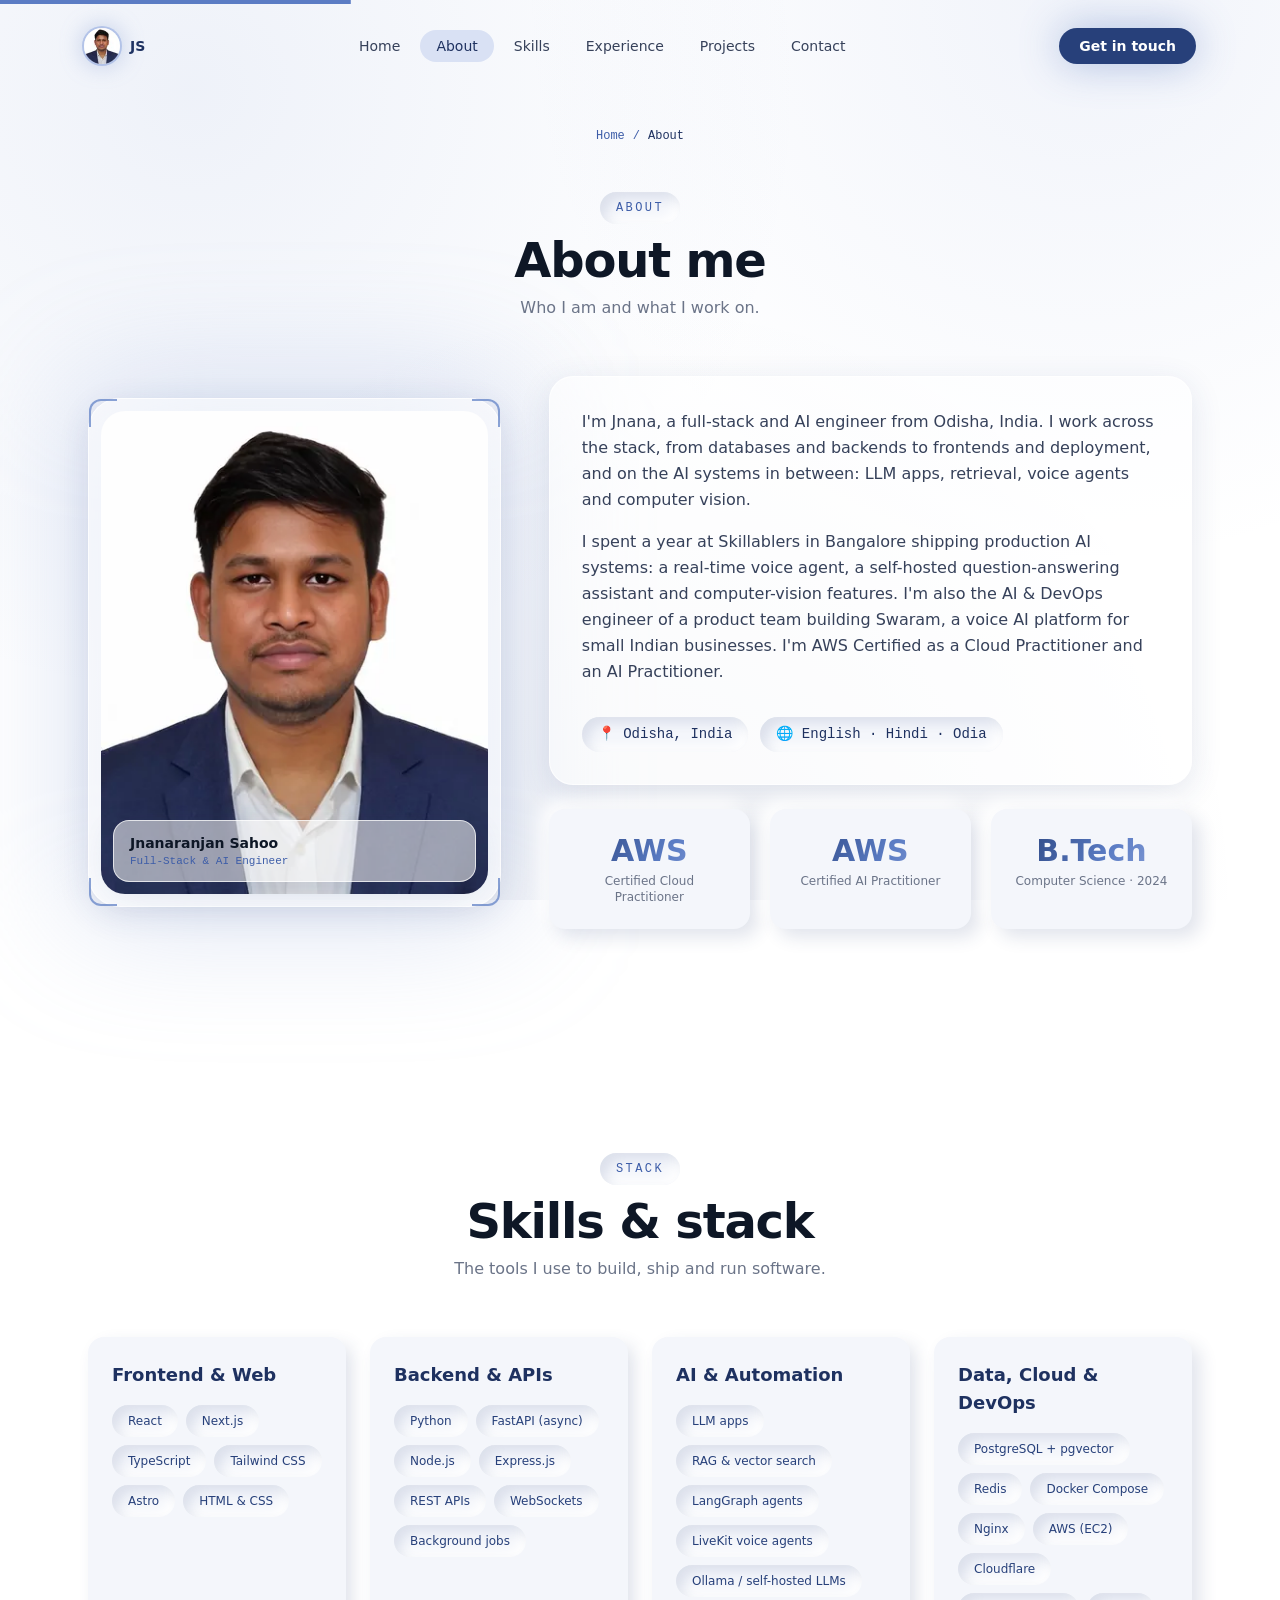
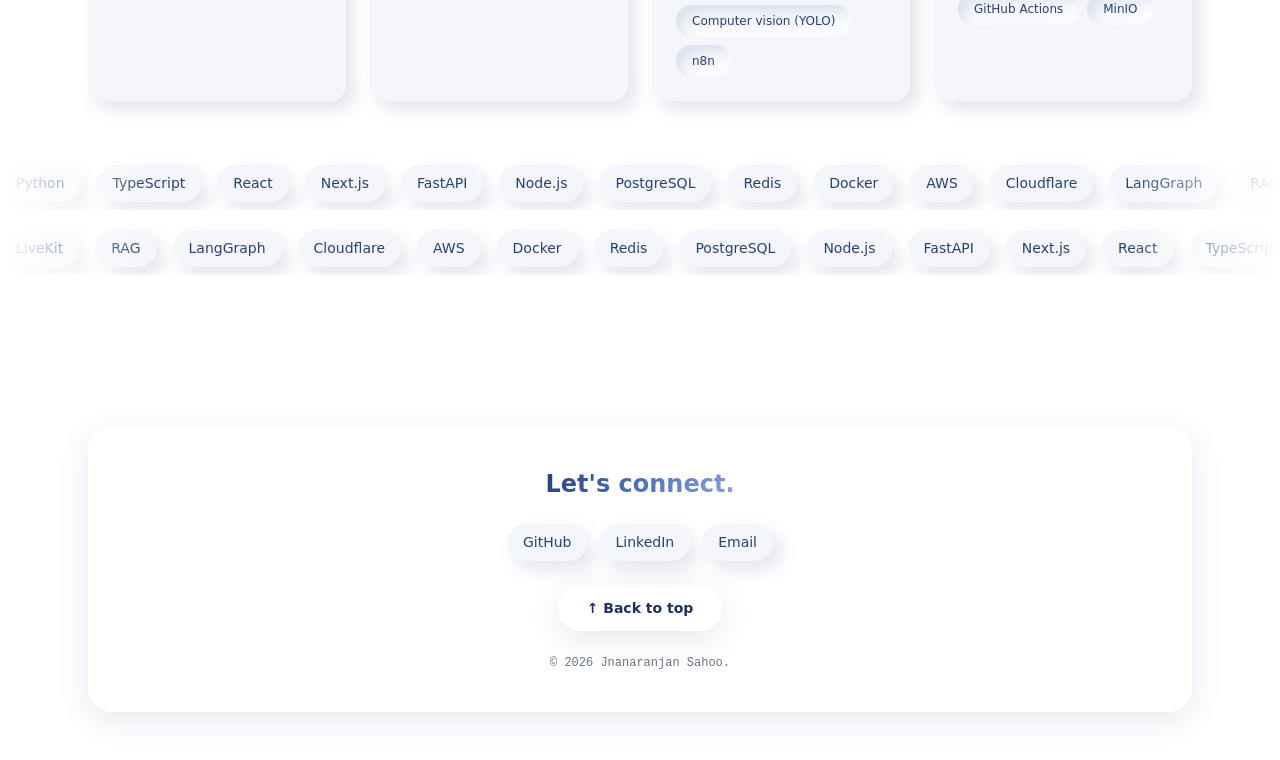
<file: about/index.html>
<!DOCTYPE html><html lang="en"><head><meta charset="UTF-8"><meta http-equiv="Content-Security-Policy" content="default-src 'self'; script-src 'self' https://*.googletagmanager.com https://eu-assets.i.posthog.com 'sha256-BF0290pkb3jxQsE7z00xR8Imp8X34FLC88L0lkMnrGw=' 'sha256-Gx5wzatxpX1sfCxLDlWugXoTdo9jmahJKt5zYI8XnHU=' 'sha256-QzWFZi+FLIx23tnm9SBU4aEgx4x8DsuASP07mfqol/c=' 'sha256-Ya0pUYrC7nM5Cn/056TyVuEiz6dFGrzmkWzgON0pF0U='; style-src 'self' 'unsafe-inline' https://fonts.googleapis.com; img-src 'self' data: blob: https://*.google-analytics.com https://*.googletagmanager.com; font-src 'self' https://fonts.gstatic.com; connect-src 'self' https://*.google-analytics.com https://*.analytics.google.com https://*.googletagmanager.com https://api.emailjs.com https://eu.i.posthog.com https://eu-assets.i.posthog.com; object-src 'none'; base-uri 'self'; form-action 'self'"><meta name="viewport" content="width=device-width, initial-scale=1"><meta name="referrer" content="strict-origin-when-cross-origin"><!-- Google Search Console Verification --><meta name="google-site-verification" content="LJMZXdmVCiQdUKfiJmOUua1oV9nctKnxQz4Q51pdkRA"><!-- Primary SEO --><title>About Jnanaranjan Sahoo — Full-Stack &amp; AI Engineer</title><meta name="description" content="About Jnanaranjan Sahoo, a full-stack and AI engineer from Odisha, India: background, AWS certifications, and the skills behind his web apps and AI systems."><meta name="robots" content="index, follow"><link rel="canonical" href="https://jnana-ai-eng.github.io/about/"><!-- Open Graph --><meta property="og:type" content="website"><meta property="og:url" content="https://jnana-ai-eng.github.io/about/"><meta property="og:title" content="About Jnanaranjan Sahoo — Full-Stack &amp; AI Engineer"><meta property="og:description" content="About Jnanaranjan Sahoo, a full-stack and AI engineer from Odisha, India: background, AWS certifications, and the skills behind his web apps and AI systems."><meta property="og:site_name" content="Jnanaranjan Sahoo"><meta property="og:locale" content="en_IN"><meta property="og:image" content="https://jnana-ai-eng.github.io/og/about.png"><meta property="og:image:type" content="image/png"><meta property="og:image:width" content="1200"><meta property="og:image:height" content="630"><meta property="og:image:alt" content="About me — Jnanaranjan Sahoo"><!-- Twitter / X --><meta name="twitter:card" content="summary_large_image"><meta name="twitter:title" content="About Jnanaranjan Sahoo — Full-Stack &amp; AI Engineer"><meta name="twitter:description" content="About Jnanaranjan Sahoo, a full-stack and AI engineer from Odisha, India: background, AWS certifications, and the skills behind his web apps and AI systems."><meta name="twitter:image" content="https://jnana-ai-eng.github.io/og/about.png"><meta name="twitter:image:alt" content="About me — Jnanaranjan Sahoo"><!-- Favicons: "JS" monogram generated at build (src/lib/brand-icons.ts) --><link rel="icon" href="/favicon.ico" sizes="48x48"><link rel="icon" href="/favicon.svg" type="image/svg+xml"><link rel="apple-touch-icon" href="/apple-touch-icon.png"><!-- Google Fonts — Space Grotesk --><link rel="preconnect" href="https://fonts.googleapis.com"><link rel="preconnect" href="https://fonts.gstatic.com" crossorigin><link href="https://fonts.googleapis.com/css2?family=Space+Grotesk:wght@300;400;500;600;700&family=JetBrains+Mono:wght@400;500&display=swap" rel="stylesheet"><!-- Without JavaScript, show what islands render hidden for their entrance animation (KI-37) --><noscript><style>[data-reveal]{opacity:1!important;transform:none!important}</style></noscript><!-- JSON-LD: the home graph (WebSite + ProfilePage + Person) or the page's own --><script type="application/ld+json">{"@context":"https://schema.org","@graph":[{"@type":"WebPage","@id":"https://jnana-ai-eng.github.io/about/#webpage","url":"https://jnana-ai-eng.github.io/about/","name":"About Jnanaranjan Sahoo — Full-Stack & AI Engineer","description":"About Jnanaranjan Sahoo, a full-stack and AI engineer from Odisha, India: background, AWS certifications, and the skills behind his web apps and AI systems.","inLanguage":"en","isPartOf":{"@id":"https://jnana-ai-eng.github.io/#website"},"author":{"@id":"https://jnana-ai-eng.github.io/#person"},"breadcrumb":{"@id":"https://jnana-ai-eng.github.io/about/#breadcrumb"}},{"@type":"Person","@id":"https://jnana-ai-eng.github.io/#person","name":"Jnanaranjan Sahoo","url":"https://jnana-ai-eng.github.io/"},{"@type":"BreadcrumbList","@id":"https://jnana-ai-eng.github.io/about/#breadcrumb","itemListElement":[{"@type":"ListItem","position":1,"name":"Home","item":"https://jnana-ai-eng.github.io/"},{"@type":"ListItem","position":2,"name":"About","item":"https://jnana-ai-eng.github.io/about/"}]}]}</script><!-- Google Analytics 4 (production host only) --><script>(function(){const id = "G-PBJQWS8THE";
const host = "jnana-ai-eng.github.io";
const ph = {"key":"phc_Auw6awq2EoEH2mXX6vtU2bpZhv2fgCFZgkBYDZHM432u","apiHost":"https://eu.i.posthog.com","site":"github.io","sessionRecording":false};

    window.dataLayer = window.dataLayer || [];
    window.gtag = function () { window.dataLayer.push(arguments); };

    if (location.hostname === host) {
      if (id) {
        var s = document.createElement('script');
        s.async = true;
        s.src = 'https://www.googletagmanager.com/gtag/js?id=' + id;
        document.head.appendChild(s);

        gtag('js', new Date());
        var config = { allow_google_signals: false, allow_ad_personalization_signals: false, cookie_flags: 'secure;samesite=lax' };
        if (/[?&]ga_debug=1(&|$)/.test(location.search)) config.debug_mode = true;
        gtag('config', id, config);
      }

      if (ph.key) {
        // Official PostHog snippet: a queueing stub; init() adds array.js from the -assets host.
        !function(t,e){var o,n,p,r;e.__SV||(window.posthog=e,e._i=[],e.init=function(i,s,a){function g(t,e){var o=e.split(".");2==o.length&&(t=t[o[0]],e=o[1]),t[e]=function(){t.push([e].concat(Array.prototype.slice.call(arguments,0)))}}(p=t.createElement("script")).type="text/javascript",p.crossOrigin="anonymous",p.async=!0,p.src=s.api_host.replace(".i.posthog.com","-assets.i.posthog.com")+"/static/array.js",(r=t.getElementsByTagName("script")[0]).parentNode.insertBefore(p,r);var u=e;for(void 0!==a?u=e[a]=[]:a="posthog",u.people=u.people||[],u.toString=function(t){var e="posthog";return"posthog"!==a&&(e+="."+a),t||(e+=" (stub)"),e},u.people.toString=function(){return u.toString(1)+".people (stub)"},o="init capture register register_once register_for_session unregister unregister_for_session getFeatureFlag getFeatureFlagPayload isFeatureEnabled reloadFeatureFlags updateEarlyAccessFeatureEnrollment getEarlyAccessFeatures on onFeatureFlags onSessionId getSurveys getActiveMatchingSurveys renderSurvey canRenderSurvey getNextSurveyStep setPersonProperties group resetGroups setPersonPropertiesForFlags resetPersonPropertiesForFlags setGroupPropertiesForFlags resetGroupPropertiesForFlags reset get_distinct_id getGroups get_session_id get_session_replay_url alias set_config startSessionRecording stopSessionRecording sessionRecordingStarted captureException loadToolbar get_property getSessionProperty createPersonProfile opt_in_capturing opt_out_capturing has_opted_in_capturing has_opted_out_capturing clear_opt_in_out_capturing debug".split(" "),n=0;n<o.length;n++)g(u,o[n]);e._i.push([i,s,a])},e.__SV=1)}(document,window.posthog||[]);

        // Start on the first interaction, or 3.5 s after load, whichever comes first (A1): PostHog's
        // scripts then never compete with the hero paint.
        var triggers = ['scroll', 'pointerdown', 'keydown', 'touchstart'];
        var started = false;
        var startPostHog = function () {
          if (started) return;
          started = true;
          triggers.forEach(function (t) { window.removeEventListener(t, startPostHog); });
          posthog.init(ph.key, {
            api_host: ph.apiHost,
            person_profiles: 'identified_only',
            secure_cookie: true,
            disable_surveys: true,
            disable_session_recording: !ph.sessionRecording,
            session_recording: { maskAllInputs: true },
            loaded: function (p) { p.register({ site: ph.site }); },
          });
        };
        var arm = function () {
          triggers.forEach(function (t) { window.addEventListener(t, startPostHog, { passive: true }); });
          setTimeout(startPostHog, 3500);
        };
        if (document.readyState === 'complete') arm();
        else window.addEventListener('load', arm);
      }
    }

    function gaLocation(el) {
      var section = el.closest('section[id]');
      if (section) return section.id;
      if (el.closest('footer')) return 'footer'; // before nav: the footer contains a <nav>
      if (el.closest('header, nav')) return 'header';
      return 'page';
    }

    document.addEventListener('click', function (e) {
      var el = e.target instanceof Element ? e.target.closest('[data-ga-event], a[href^="mailto:"]') : null;
      if (!el) return;
      var name = el.getAttribute('data-ga-event') || 'email_click';
      var params = { location: gaLocation(el) };
      var label = el.getAttribute('data-ga-label');
      if (label) params.label = label;
      gtag('event', name, params);
      if (window.posthog && window.posthog.capture) window.posthog.capture(name, params);
    }, true);
  })();</script><link rel="stylesheet" href="/_astro/Layout.BLeGAC4W.css"></head><body><style>astro-island,astro-slot,astro-static-slot{display:contents}</style><script>(()=>{var l=(n,t)=>{let i=async()=>{await(await n())()},e=typeof t.value=="object"?t.value:void 0,s={timeout:e==null?void 0:e.timeout};"requestIdleCallback"in window?window.requestIdleCallback(i,s):setTimeout(i,s.timeout||200)};(self.Astro||(self.Astro={})).idle=l;window.dispatchEvent(new Event("astro:idle"));})();</script><script>(()=>{var g=Object.defineProperty;var w=(a,s,c)=>s in a?g(a,s,{enumerable:!0,configurable:!0,writable:!0,value:c}):a[s]=c;var l=(a,s,c)=>w(a,typeof s!="symbol"?s+"":s,c);var E=new Set(["__proto__","constructor","prototype"]);{let a={0:t=>y(t),1:t=>c(t),2:t=>new RegExp(t),3:t=>new Date(t),4:t=>new Map(c(t)),5:t=>new Set(c(t)),6:t=>BigInt(t),7:t=>new URL(t),8:t=>new Uint8Array(t),9:t=>new Uint16Array(t),10:t=>new Uint32Array(t),11:t=>Number.POSITIVE_INFINITY*t},s=t=>{let[p,e]=t;return p in a?a[p](e):void 0},c=t=>t.map(s),y=t=>typeof t!="object"||t===null?t:Object.fromEntries(Object.entries(t).map(([p,e])=>[p,s(e)]));class f extends HTMLElement{constructor(){super(...arguments);l(this,"Component");l(this,"hydrator");l(this,"hydrate",async()=>{var b;if(!this.hydrator||!this.isConnected)return;let e=(b=this.parentElement)==null?void 0:b.closest("astro-island[ssr]");if(e){e.addEventListener("astro:hydrate",this.hydrate,{once:!0});return}let r=this.querySelectorAll("astro-slot"),n={},d=this.querySelectorAll("template[data-astro-template]");for(let o of d){let i=o.closest(this.tagName);i!=null&&i.isSameNode(this)&&(n[o.getAttribute("data-astro-template")||"default"]=o.innerHTML,o.remove())}for(let o of r){let i=o.closest(this.tagName);i!=null&&i.isSameNode(this)&&(n[o.getAttribute("name")||"default"]=o.innerHTML)}let u;try{u=this.hasAttribute("props")?y(JSON.parse(this.getAttribute("props"))):{}}catch(o){let i=this.getAttribute("component-url")||"<unknown>",v=this.getAttribute("component-export");throw v&&(i+=` (export ${v})`),console.error(`[hydrate] Error parsing props for component ${i}`,this.getAttribute("props"),o),o}let h;await this.hydrator(this)(this.Component,u,n,{client:this.getAttribute("client")}),this.removeAttribute("ssr"),this.dispatchEvent(new CustomEvent("astro:hydrate"))});l(this,"unmount",()=>{this.isConnected||this.dispatchEvent(new CustomEvent("astro:unmount"))})}disconnectedCallback(){document.removeEventListener("astro:after-swap",this.unmount),document.addEventListener("astro:after-swap",this.unmount,{once:!0})}connectedCallback(){if(!this.hasAttribute("await-children")||document.readyState==="interactive"||document.readyState==="complete")this.childrenConnectedCallback();else{let e=()=>{document.removeEventListener("DOMContentLoaded",e),r.disconnect(),this.childrenConnectedCallback()},r=new MutationObserver(()=>{var n;((n=this.lastChild)==null?void 0:n.nodeType)===Node.COMMENT_NODE&&this.lastChild.nodeValue==="astro:end"&&(this.lastChild.remove(),e())});r.observe(this,{childList:!0}),document.addEventListener("DOMContentLoaded",e)}}async childrenConnectedCallback(){let e=this.getAttribute("before-hydration-url");e&&await import(e),this.start()}getRetryImportUrl(e){let r=new URL(e,document.baseURI);return r.searchParams.set("astro-retry",Date.now().toString()),r.toString()}async importWithRetry(e){try{return await import(e)}catch(r){return await new Promise(n=>setTimeout(n,1e3)),import(this.getRetryImportUrl(e))}}handleHydrationError(e){let r=this.getAttribute("component-url"),n=new CustomEvent("astro:hydration-error",{cancelable:!0,bubbles:!0,composed:!0,detail:{error:e,componentUrl:r}});this.dispatchEvent(n)&&console.error(`[astro-island] Error hydrating ${r}`,e)}async start(){let e=JSON.parse(this.getAttribute("opts")),r=this.getAttribute("client");if(Astro[r]===void 0){window.addEventListener(`astro:${r}`,()=>this.start(),{once:!0});return}try{await Astro[r](async()=>{let n=this.getAttribute("renderer-url");try{let[d,{default:u}]=await Promise.all([this.importWithRetry(this.getAttribute("component-url")),n?this.importWithRetry(n):Promise.resolve({default:()=>()=>{}})]),h=this.getAttribute("component-export")||"default";if(h.includes(".")){this.Component=d;for(let m of h.split(".")){if(E.has(m)||!this.Component||typeof this.Component!="object"&&typeof this.Component!="function"||!Object.hasOwn(this.Component,m))throw new Error(`Invalid component export path: ${h}`);this.Component=this.Component[m]}}else{if(E.has(h))throw new Error(`Invalid component export path: ${h}`);this.Component=d[h]}return this.hydrator=u,this.hydrate}catch(d){return this.handleHydrationError(d),()=>{}}},e,this)}catch(n){this.handleHydrationError(n)}}attributeChangedCallback(){this.hydrate()}}l(f,"observedAttributes",["props"]),customElements.get("astro-island")||customElements.define("astro-island",f)}})();</script><astro-island uid="1ba8Qv" prefix="r1" component-url="/_astro/SmoothScroll.Ch_eKSLu.js" component-export="SmoothScroll" renderer-url="/_astro/client.RMePetAg.js" props="{}" ssr client="idle" opts="{&quot;name&quot;:&quot;SmoothScroll&quot;,&quot;value&quot;:true}"></astro-island><script>(()=>{var e=async t=>{await(await t())()};(self.Astro||(self.Astro={})).load=e;window.dispatchEvent(new Event("astro:load"));})();</script><astro-island uid="ZueBMo" prefix="r3" component-url="/_astro/NavbarInteractive.BF8Kjd55.js" component-export="NavbarInteractive" renderer-url="/_astro/client.RMePetAg.js" props="{&quot;avatarSrc&quot;:[0,&quot;/_astro/profile.CRkiN90N_22NJSh.webp&quot;],&quot;homeHref&quot;:[0,&quot;/&quot;],&quot;current&quot;:[0,&quot;/about/&quot;]}" ssr client="load" opts="{&quot;name&quot;:&quot;NavbarInteractive&quot;,&quot;value&quot;:true}" await-children><header class="fixed inset-x-0 top-0 z-50 px-4 pt-4" style="transform:translateY(-80px)"><nav class="mx-auto flex max-w-6xl items-center justify-between rounded-full px-5 py-3 transition-all duration-300 bg-transparent" aria-label="Main navigation"><a href="/" class="group flex items-center gap-2.5" aria-label="Jnanaranjan Sahoo — home"><span class="relative inline-block"><span class="absolute inset-0 rounded-full bg-navy-400/40 blur-md transition-opacity duration-300 group-hover:opacity-100"></span><img src="/_astro/profile.CRkiN90N_22NJSh.webp" alt="Jnanaranjan Sahoo" width="36" height="36" class="relative h-9 w-9 rounded-full object-cover ring-2 ring-navy-200 transition-transform duration-300 group-hover:scale-105"/></span><span class="hidden font-display text-sm font-bold text-navy-700 sm:inline">JS</span></a><ul class="hidden items-center gap-1 md:flex" role="list"><li><a href="/" class="relative rounded-full px-4 py-2 text-sm font-medium transition-colors text-ink-soft hover:bg-navy-50 hover:text-navy-700">Home</a></li><li><a href="/about/" aria-current="page" class="relative rounded-full px-4 py-2 text-sm font-medium transition-colors text-navy-700"><span class="absolute inset-0 -z-10 rounded-full bg-navy-100"></span>About</a></li><li><a href="/#skills" class="relative rounded-full px-4 py-2 text-sm font-medium transition-colors text-ink-soft hover:bg-navy-50 hover:text-navy-700">Skills</a></li><li><a href="/experience/" class="relative rounded-full px-4 py-2 text-sm font-medium transition-colors text-ink-soft hover:bg-navy-50 hover:text-navy-700">Experience</a></li><li><a href="/projects/" class="relative rounded-full px-4 py-2 text-sm font-medium transition-colors text-ink-soft hover:bg-navy-50 hover:text-navy-700">Projects</a></li><li><a href="/contact/" class="relative rounded-full px-4 py-2 text-sm font-medium transition-colors text-ink-soft hover:bg-navy-50 hover:text-navy-700">Contact</a></li></ul><a href="/contact/" data-ga-event="cta_click" data-ga-label="nav_lets_talk" class="hidden rounded-full bg-navy-600 px-5 py-2 text-sm font-semibold text-white shadow-glow transition-colors hover:bg-navy-700 md:inline-block">Get in touch</a><button class="grid h-9 w-9 place-items-center rounded-full glass md:hidden" aria-label="Open menu" aria-expanded="false" aria-controls="mobile-menu"><div class="space-y-1.5" aria-hidden="true"><span class="block h-0.5 w-5 bg-navy-700"></span><span class="block h-0.5 w-5 bg-navy-700"></span></div></button></nav></header><div class="fixed inset-x-0 top-0 z-[60] h-1 origin-left bg-gradient-to-r from-navy-400 to-sky" aria-hidden="true" style="transform:scaleX(0)"></div><!--astro:end--></astro-island><!-- Fallback static nav shell for search crawlers / non-JS users --><noscript><div class="fixed inset-x-0 top-0 z-50 bg-white/90 px-6 py-4 backdrop-blur shadow-sm"><div class="mx-auto flex max-w-6xl items-center justify-between"><a href="/" class="font-display font-bold text-navy-700">Jnanaranjan Sahoo</a><ul class="flex items-center gap-4 text-sm font-medium"><li><a href="/" class="text-ink-soft hover:text-navy-700">Home</a></li><li><a href="/about/" aria-current="page" class="text-ink-soft hover:text-navy-700">About</a></li><li><a href="/#skills" class="text-ink-soft hover:text-navy-700">Skills</a></li><li><a href="/experience/" class="text-ink-soft hover:text-navy-700">Experience</a></li><li><a href="/projects/" class="text-ink-soft hover:text-navy-700">Projects</a></li><li><a href="/contact/" class="text-ink-soft hover:text-navy-700">Contact</a></li></ul></div></div></noscript><main id="main-content"><nav aria-label="Breadcrumb" class="mx-auto px-6 pt-28 sm:pt-32 max-w-6xl"><ol class="flex flex-wrap items-center gap-2 font-mono text-xs text-navy-500 justify-center"><li><a href="/" class="hover:text-navy-700">Home</a><span class="ml-2" aria-hidden="true">/</span></li><li><span aria-current="page" class="text-navy-700">About</span></li></ol></nav><section id="about" class="relative mx-auto max-w-6xl px-6 pt-10 pb-20 sm:pt-12 sm:pb-28"><div class="flex flex-col items-center gap-3 text-center"><span class="chip neu-inset font-mono text-xs uppercase tracking-[0.2em] text-navy-500">About</span><h1 class="font-display text-3xl font-bold tracking-tight text-ink sm:text-4xl lg:text-5xl">About me</h1><p class="max-w-xl text-base text-ink-muted">Who I am and what I work on.</p></div><div class="mt-14 grid items-center gap-10 lg:grid-cols-5 lg:gap-12"><!-- Portrait --><div class="relative lg:col-span-2"><div class="absolute -inset-4 -z-10 rounded-[2.5rem] bg-navy-300/30 blur-3xl"></div><!-- HudFrame shell --><div class="relative rounded-[2rem] glass p-3"><!-- Corner brackets --><span class="pointer-events-none absolute left-0 top-0 h-7 w-7 rounded-tl-xl border-l-2 border-t-2 border-navy-400/70"></span><span class="pointer-events-none absolute right-0 top-0 h-7 w-7 rounded-tr-xl border-r-2 border-t-2 border-navy-400/70"></span><span class="pointer-events-none absolute bottom-0 left-0 h-7 w-7 rounded-bl-xl border-b-2 border-l-2 border-navy-400/70"></span><span class="pointer-events-none absolute bottom-0 right-0 h-7 w-7 rounded-br-xl border-b-2 border-r-2 border-navy-400/70"></span><div class="overflow-hidden rounded-[1.5rem]"><img src="/_astro/profile.CRkiN90N_ZGYwnj.webp" srcset="/_astro/profile.CRkiN90N_ZGYwnj.webp 400w, /_astro/profile.CRkiN90N_Z1r7WS6.webp 640w, /_astro/profile.CRkiN90N_ZvoJcn.webp 750w, /_astro/profile.CRkiN90N_1XyMd1.webp 800w" alt="Portrait of Jnanaranjan Sahoo" loading="lazy" decoding="async" sizes="(min-width: 400px) 400px, 100vw" data-astro-image="constrained" data-astro-image-fit="cover" data-astro-image-pos="center" width="400" height="500" class="aspect-[4/5] w-full object-cover transition-transform duration-500 hover:scale-105"></div><div class="absolute bottom-6 left-6 right-6 z-10"><div class="glass rounded-2xl px-4 py-3"><p class="font-display text-sm font-bold text-ink">Jnanaranjan Sahoo</p><p class="font-mono text-[11px] text-navy-500">Full-Stack &amp; AI Engineer</p></div></div></div></div><!-- Bio + credentials --><div class="lg:col-span-3"><div class="glass rounded-3xl p-6 sm:p-8"><div class="space-y-4 text-base leading-relaxed text-ink-soft"><p>I&#39;m Jnana, a full-stack and AI engineer from Odisha, India. I work across the stack, from databases and backends to frontends and deployment, and on the AI systems in between: LLM apps, retrieval, voice agents and computer vision.</p><p>I spent a year at Skillablers in Bangalore shipping production AI systems: a real-time voice agent, a self-hosted question-answering assistant and computer-vision features. I&#39;m also the AI &amp; DevOps engineer of a product team building Swaram, a voice AI platform for small Indian businesses. I&#39;m AWS Certified as a Cloud Practitioner and an AI Practitioner.</p></div><div class="mt-8 flex flex-wrap gap-3 font-mono text-xs text-navy-600"><span class="chip neu-inset">📍 Odisha, India</span><span class="chip neu-inset">🌐 English · Hindi · Odia</span></div></div><!-- Credentials — neumorphic, statically rendered (the hero shows about.stats) --><div class="mt-6 grid gap-5 sm:grid-cols-3"><div class="neu rounded-2xl px-5 py-6 text-center"><div class="font-display text-3xl font-bold gradient-text">AWS</div><div class="mt-1 text-xs font-medium text-ink-muted">Certified Cloud Practitioner</div></div><div class="neu rounded-2xl px-5 py-6 text-center"><div class="font-display text-3xl font-bold gradient-text">AWS</div><div class="mt-1 text-xs font-medium text-ink-muted">Certified AI Practitioner</div></div><div class="neu rounded-2xl px-5 py-6 text-center"><div class="font-display text-3xl font-bold gradient-text">B.Tech</div><div class="mt-1 text-xs font-medium text-ink-muted">Computer Science · 2024</div></div></div></div></div></section><section id="skills" class="relative py-20 sm:py-28"><div class="mx-auto max-w-6xl px-6"><div class="flex flex-col items-center gap-3 text-center"><span class="chip neu-inset font-mono text-xs uppercase tracking-[0.2em] text-navy-500">Stack</span><h2 class="font-display text-3xl font-bold tracking-tight text-ink sm:text-4xl lg:text-5xl">Skills &amp; stack</h2><p class="max-w-xl text-base text-ink-muted">The tools I use to build, ship and run software.</p></div><!-- Neumorphic skill groups — all static HTML --><div class="mt-14 grid gap-6 sm:grid-cols-2 lg:grid-cols-4"><div class="neu rounded-2xl p-6"><h3 class="mb-4 font-display text-lg font-semibold text-navy-700">Frontend &amp; Web</h3><div class="flex flex-wrap gap-2"><span class="chip neu-inset text-xs text-navy-600">React</span><span class="chip neu-inset text-xs text-navy-600">Next.js</span><span class="chip neu-inset text-xs text-navy-600">TypeScript</span><span class="chip neu-inset text-xs text-navy-600">Tailwind CSS</span><span class="chip neu-inset text-xs text-navy-600">Astro</span><span class="chip neu-inset text-xs text-navy-600">HTML &amp; CSS</span></div></div><div class="neu rounded-2xl p-6"><h3 class="mb-4 font-display text-lg font-semibold text-navy-700">Backend &amp; APIs</h3><div class="flex flex-wrap gap-2"><span class="chip neu-inset text-xs text-navy-600">Python</span><span class="chip neu-inset text-xs text-navy-600">FastAPI (async)</span><span class="chip neu-inset text-xs text-navy-600">Node.js</span><span class="chip neu-inset text-xs text-navy-600">Express.js</span><span class="chip neu-inset text-xs text-navy-600">REST APIs</span><span class="chip neu-inset text-xs text-navy-600">WebSockets</span><span class="chip neu-inset text-xs text-navy-600">Background jobs</span></div></div><div class="neu rounded-2xl p-6"><h3 class="mb-4 font-display text-lg font-semibold text-navy-700">AI &amp; Automation</h3><div class="flex flex-wrap gap-2"><span class="chip neu-inset text-xs text-navy-600">LLM apps</span><span class="chip neu-inset text-xs text-navy-600">RAG &amp; vector search</span><span class="chip neu-inset text-xs text-navy-600">LangGraph agents</span><span class="chip neu-inset text-xs text-navy-600">LiveKit voice agents</span><span class="chip neu-inset text-xs text-navy-600">Ollama / self-hosted LLMs</span><span class="chip neu-inset text-xs text-navy-600">Computer vision (YOLO)</span><span class="chip neu-inset text-xs text-navy-600">n8n</span></div></div><div class="neu rounded-2xl p-6"><h3 class="mb-4 font-display text-lg font-semibold text-navy-700">Data, Cloud &amp; DevOps</h3><div class="flex flex-wrap gap-2"><span class="chip neu-inset text-xs text-navy-600">PostgreSQL + pgvector</span><span class="chip neu-inset text-xs text-navy-600">Redis</span><span class="chip neu-inset text-xs text-navy-600">Docker Compose</span><span class="chip neu-inset text-xs text-navy-600">Nginx</span><span class="chip neu-inset text-xs text-navy-600">AWS (EC2)</span><span class="chip neu-inset text-xs text-navy-600">Cloudflare</span><span class="chip neu-inset text-xs text-navy-600">GitHub Actions</span><span class="chip neu-inset text-xs text-navy-600">MinIO</span></div></div></div></div><!-- Full-width CSS marquees --><div class="mt-14 flex flex-col gap-3"><!-- Forward marquee --><div class="group relative flex overflow-hidden py-2" style="mask-image: linear-gradient(to right, transparent, black 12%, black 88%, transparent);" aria-hidden="true"><div class="flex shrink-0 items-center gap-4 pr-4" style="animation: marquee 28s linear infinite;"><span class="chip neu whitespace-nowrap text-navy-600">Python</span><span class="chip neu whitespace-nowrap text-navy-600">TypeScript</span><span class="chip neu whitespace-nowrap text-navy-600">React</span><span class="chip neu whitespace-nowrap text-navy-600">Next.js</span><span class="chip neu whitespace-nowrap text-navy-600">FastAPI</span><span class="chip neu whitespace-nowrap text-navy-600">Node.js</span><span class="chip neu whitespace-nowrap text-navy-600">PostgreSQL</span><span class="chip neu whitespace-nowrap text-navy-600">Redis</span><span class="chip neu whitespace-nowrap text-navy-600">Docker</span><span class="chip neu whitespace-nowrap text-navy-600">AWS</span><span class="chip neu whitespace-nowrap text-navy-600">Cloudflare</span><span class="chip neu whitespace-nowrap text-navy-600">LangGraph</span><span class="chip neu whitespace-nowrap text-navy-600">RAG</span><span class="chip neu whitespace-nowrap text-navy-600">LiveKit</span><span class="chip neu whitespace-nowrap text-navy-600">Python</span><span class="chip neu whitespace-nowrap text-navy-600">TypeScript</span><span class="chip neu whitespace-nowrap text-navy-600">React</span><span class="chip neu whitespace-nowrap text-navy-600">Next.js</span><span class="chip neu whitespace-nowrap text-navy-600">FastAPI</span><span class="chip neu whitespace-nowrap text-navy-600">Node.js</span><span class="chip neu whitespace-nowrap text-navy-600">PostgreSQL</span><span class="chip neu whitespace-nowrap text-navy-600">Redis</span><span class="chip neu whitespace-nowrap text-navy-600">Docker</span><span class="chip neu whitespace-nowrap text-navy-600">AWS</span><span class="chip neu whitespace-nowrap text-navy-600">Cloudflare</span><span class="chip neu whitespace-nowrap text-navy-600">LangGraph</span><span class="chip neu whitespace-nowrap text-navy-600">RAG</span><span class="chip neu whitespace-nowrap text-navy-600">LiveKit</span></div></div><!-- Reverse marquee --><div class="group relative flex overflow-hidden py-2" style="mask-image: linear-gradient(to right, transparent, black 12%, black 88%, transparent);" aria-hidden="true"><div class="flex shrink-0 items-center gap-4 pr-4" style="animation: marquee 28s linear infinite reverse;"><span class="chip neu whitespace-nowrap text-navy-600">LiveKit</span><span class="chip neu whitespace-nowrap text-navy-600">RAG</span><span class="chip neu whitespace-nowrap text-navy-600">LangGraph</span><span class="chip neu whitespace-nowrap text-navy-600">Cloudflare</span><span class="chip neu whitespace-nowrap text-navy-600">AWS</span><span class="chip neu whitespace-nowrap text-navy-600">Docker</span><span class="chip neu whitespace-nowrap text-navy-600">Redis</span><span class="chip neu whitespace-nowrap text-navy-600">PostgreSQL</span><span class="chip neu whitespace-nowrap text-navy-600">Node.js</span><span class="chip neu whitespace-nowrap text-navy-600">FastAPI</span><span class="chip neu whitespace-nowrap text-navy-600">Next.js</span><span class="chip neu whitespace-nowrap text-navy-600">React</span><span class="chip neu whitespace-nowrap text-navy-600">TypeScript</span><span class="chip neu whitespace-nowrap text-navy-600">Python</span><span class="chip neu whitespace-nowrap text-navy-600">LiveKit</span><span class="chip neu whitespace-nowrap text-navy-600">RAG</span><span class="chip neu whitespace-nowrap text-navy-600">LangGraph</span><span class="chip neu whitespace-nowrap text-navy-600">Cloudflare</span><span class="chip neu whitespace-nowrap text-navy-600">AWS</span><span class="chip neu whitespace-nowrap text-navy-600">Docker</span><span class="chip neu whitespace-nowrap text-navy-600">Redis</span><span class="chip neu whitespace-nowrap text-navy-600">PostgreSQL</span><span class="chip neu whitespace-nowrap text-navy-600">Node.js</span><span class="chip neu whitespace-nowrap text-navy-600">FastAPI</span><span class="chip neu whitespace-nowrap text-navy-600">Next.js</span><span class="chip neu whitespace-nowrap text-navy-600">React</span><span class="chip neu whitespace-nowrap text-navy-600">TypeScript</span><span class="chip neu whitespace-nowrap text-navy-600">Python</span></div></div></div></section></main><footer class="relative mx-auto max-w-6xl px-6 pb-12 pt-10"><div class="glass flex flex-col items-center gap-6 rounded-3xl px-6 py-8 text-center sm:px-8 sm:py-10"><p class="font-display text-2xl font-bold gradient-text">Let's connect.</p><nav aria-label="Social links" class="flex flex-wrap items-center justify-center gap-3"><a href="https://github.com/jnana-ai-eng" class="chip neu text-navy-600 hover:text-navy-800 transition-colors" target="_blank" rel="noopener noreferrer">GitHub</a><a href="https://www.linkedin.com/in/jnanaranjan-sahoo" class="chip neu text-navy-600 hover:text-navy-800 transition-colors" target="_blank" rel="noopener noreferrer">LinkedIn</a><a href="mailto:sahoojnana3002@gmail.com" class="chip neu text-navy-600 hover:text-navy-800 transition-colors">Email</a></nav><a href="#main-content" class="relative inline-flex items-center justify-center gap-2 rounded-full px-7 py-3 text-sm font-semibold transition-colors duration-300 glass text-navy-700 hover:text-navy-900">↑ Back to top</a><p class="font-mono text-xs text-ink-muted">&copy; 2026 Jnanaranjan Sahoo.</p></div></footer></body></html>
</file>
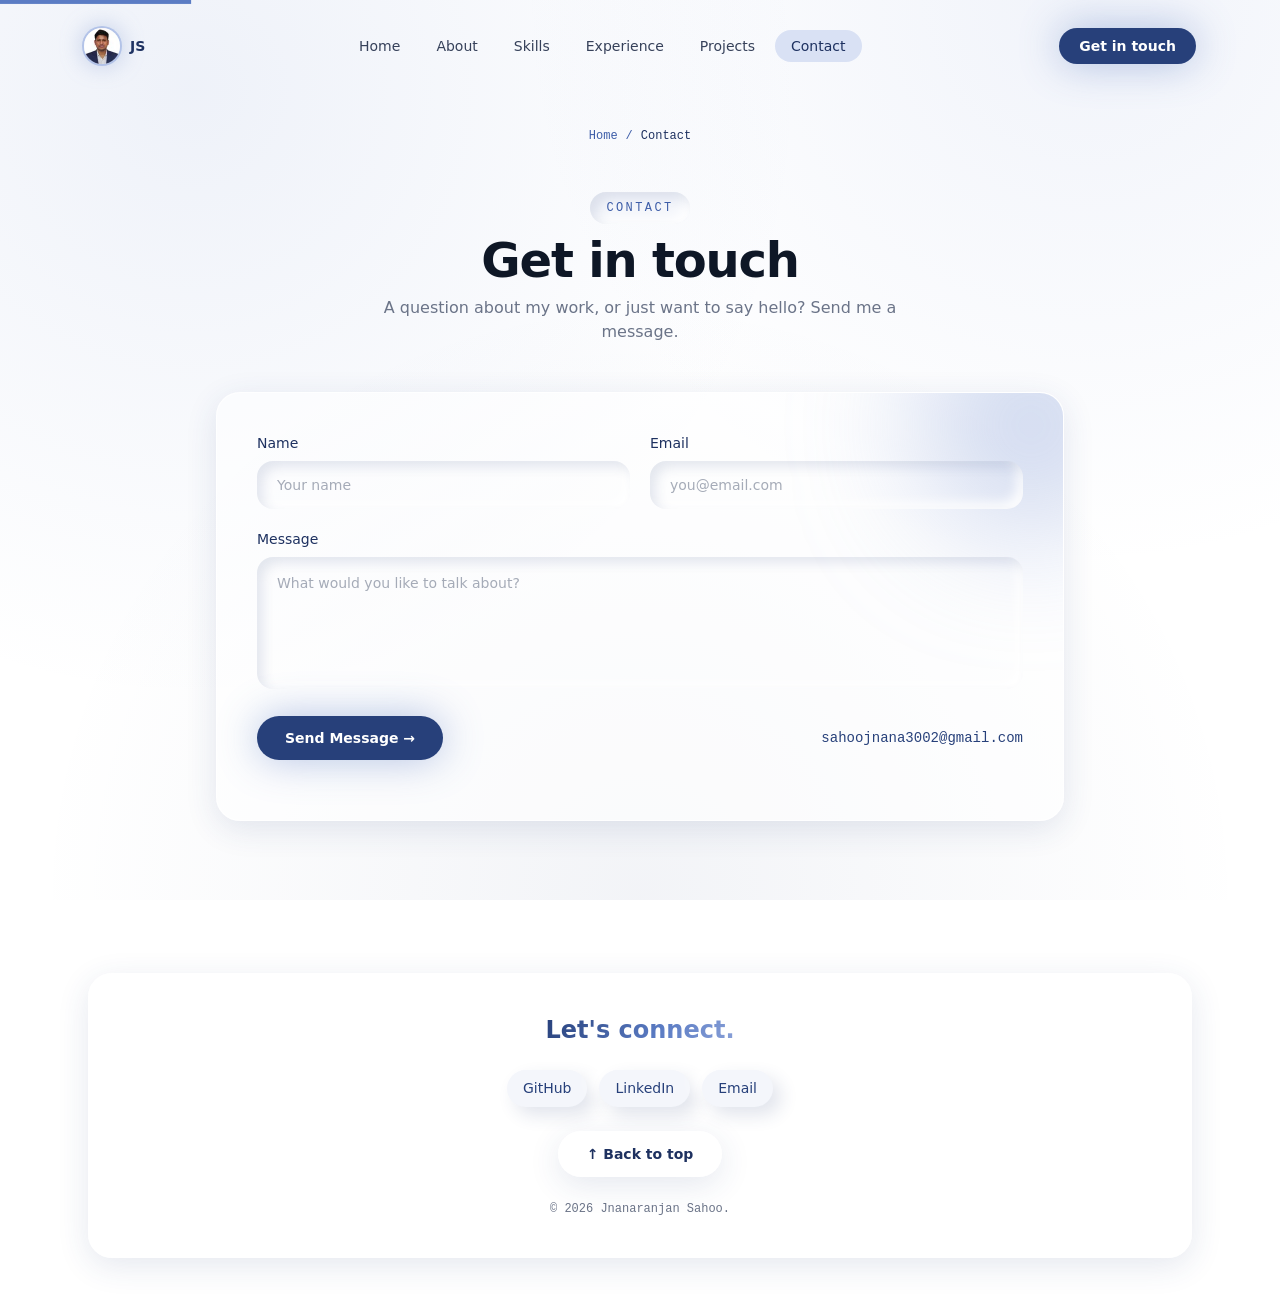
<file: contact/index.html>
<!DOCTYPE html><html lang="en"><head><meta charset="UTF-8"><meta http-equiv="Content-Security-Policy" content="default-src 'self'; script-src 'self' https://*.googletagmanager.com https://eu-assets.i.posthog.com 'sha256-BF0290pkb3jxQsE7z00xR8Imp8X34FLC88L0lkMnrGw=' 'sha256-Gx5wzatxpX1sfCxLDlWugXoTdo9jmahJKt5zYI8XnHU=' 'sha256-Q2BPg90ZMplYY+FSdApNErhpWafg2hcRRbndmvxuL/Q=' 'sha256-QzWFZi+FLIx23tnm9SBU4aEgx4x8DsuASP07mfqol/c=' 'sha256-Ya0pUYrC7nM5Cn/056TyVuEiz6dFGrzmkWzgON0pF0U='; style-src 'self' 'unsafe-inline' https://fonts.googleapis.com; img-src 'self' data: blob: https://*.google-analytics.com https://*.googletagmanager.com; font-src 'self' https://fonts.gstatic.com; connect-src 'self' https://*.google-analytics.com https://*.analytics.google.com https://*.googletagmanager.com https://api.emailjs.com https://eu.i.posthog.com https://eu-assets.i.posthog.com; object-src 'none'; base-uri 'self'; form-action 'self'"><meta name="viewport" content="width=device-width, initial-scale=1"><meta name="referrer" content="strict-origin-when-cross-origin"><!-- Google Search Console Verification --><meta name="google-site-verification" content="LJMZXdmVCiQdUKfiJmOUua1oV9nctKnxQz4Q51pdkRA"><!-- Primary SEO --><title>Contact — Jnanaranjan Sahoo</title><meta name="description" content="Get in touch with Jnanaranjan Sahoo, a full-stack and AI engineer in Odisha, India. Send a message through the form on this page, or write to him by email."><meta name="robots" content="index, follow"><link rel="canonical" href="https://jnana-ai-eng.github.io/contact/"><!-- Open Graph --><meta property="og:type" content="website"><meta property="og:url" content="https://jnana-ai-eng.github.io/contact/"><meta property="og:title" content="Contact — Jnanaranjan Sahoo"><meta property="og:description" content="Get in touch with Jnanaranjan Sahoo, a full-stack and AI engineer in Odisha, India. Send a message through the form on this page, or write to him by email."><meta property="og:site_name" content="Jnanaranjan Sahoo"><meta property="og:locale" content="en_IN"><meta property="og:image" content="https://jnana-ai-eng.github.io/og/contact.png"><meta property="og:image:type" content="image/png"><meta property="og:image:width" content="1200"><meta property="og:image:height" content="630"><meta property="og:image:alt" content="Get in touch — Jnanaranjan Sahoo"><!-- Twitter / X --><meta name="twitter:card" content="summary_large_image"><meta name="twitter:title" content="Contact — Jnanaranjan Sahoo"><meta name="twitter:description" content="Get in touch with Jnanaranjan Sahoo, a full-stack and AI engineer in Odisha, India. Send a message through the form on this page, or write to him by email."><meta name="twitter:image" content="https://jnana-ai-eng.github.io/og/contact.png"><meta name="twitter:image:alt" content="Get in touch — Jnanaranjan Sahoo"><!-- Favicons: "JS" monogram generated at build (src/lib/brand-icons.ts) --><link rel="icon" href="/favicon.ico" sizes="48x48"><link rel="icon" href="/favicon.svg" type="image/svg+xml"><link rel="apple-touch-icon" href="/apple-touch-icon.png"><!-- Google Fonts — Space Grotesk --><link rel="preconnect" href="https://fonts.googleapis.com"><link rel="preconnect" href="https://fonts.gstatic.com" crossorigin><link href="https://fonts.googleapis.com/css2?family=Space+Grotesk:wght@300;400;500;600;700&family=JetBrains+Mono:wght@400;500&display=swap" rel="stylesheet"><!-- Without JavaScript, show what islands render hidden for their entrance animation (KI-37) --><noscript><style>[data-reveal]{opacity:1!important;transform:none!important}</style></noscript><!-- JSON-LD: the home graph (WebSite + ProfilePage + Person) or the page's own --><script type="application/ld+json">{"@context":"https://schema.org","@graph":[{"@type":"WebPage","@id":"https://jnana-ai-eng.github.io/contact/#webpage","url":"https://jnana-ai-eng.github.io/contact/","name":"Contact — Jnanaranjan Sahoo","description":"Get in touch with Jnanaranjan Sahoo, a full-stack and AI engineer in Odisha, India. Send a message through the form on this page, or write to him by email.","inLanguage":"en","isPartOf":{"@id":"https://jnana-ai-eng.github.io/#website"},"author":{"@id":"https://jnana-ai-eng.github.io/#person"},"breadcrumb":{"@id":"https://jnana-ai-eng.github.io/contact/#breadcrumb"}},{"@type":"Person","@id":"https://jnana-ai-eng.github.io/#person","name":"Jnanaranjan Sahoo","url":"https://jnana-ai-eng.github.io/"},{"@type":"BreadcrumbList","@id":"https://jnana-ai-eng.github.io/contact/#breadcrumb","itemListElement":[{"@type":"ListItem","position":1,"name":"Home","item":"https://jnana-ai-eng.github.io/"},{"@type":"ListItem","position":2,"name":"Contact","item":"https://jnana-ai-eng.github.io/contact/"}]}]}</script><!-- Google Analytics 4 (production host only) --><script>(function(){const id = "G-PBJQWS8THE";
const host = "jnana-ai-eng.github.io";
const ph = {"key":"phc_Auw6awq2EoEH2mXX6vtU2bpZhv2fgCFZgkBYDZHM432u","apiHost":"https://eu.i.posthog.com","site":"github.io","sessionRecording":false};

    window.dataLayer = window.dataLayer || [];
    window.gtag = function () { window.dataLayer.push(arguments); };

    if (location.hostname === host) {
      if (id) {
        var s = document.createElement('script');
        s.async = true;
        s.src = 'https://www.googletagmanager.com/gtag/js?id=' + id;
        document.head.appendChild(s);

        gtag('js', new Date());
        var config = { allow_google_signals: false, allow_ad_personalization_signals: false, cookie_flags: 'secure;samesite=lax' };
        if (/[?&]ga_debug=1(&|$)/.test(location.search)) config.debug_mode = true;
        gtag('config', id, config);
      }

      if (ph.key) {
        // Official PostHog snippet: a queueing stub; init() adds array.js from the -assets host.
        !function(t,e){var o,n,p,r;e.__SV||(window.posthog=e,e._i=[],e.init=function(i,s,a){function g(t,e){var o=e.split(".");2==o.length&&(t=t[o[0]],e=o[1]),t[e]=function(){t.push([e].concat(Array.prototype.slice.call(arguments,0)))}}(p=t.createElement("script")).type="text/javascript",p.crossOrigin="anonymous",p.async=!0,p.src=s.api_host.replace(".i.posthog.com","-assets.i.posthog.com")+"/static/array.js",(r=t.getElementsByTagName("script")[0]).parentNode.insertBefore(p,r);var u=e;for(void 0!==a?u=e[a]=[]:a="posthog",u.people=u.people||[],u.toString=function(t){var e="posthog";return"posthog"!==a&&(e+="."+a),t||(e+=" (stub)"),e},u.people.toString=function(){return u.toString(1)+".people (stub)"},o="init capture register register_once register_for_session unregister unregister_for_session getFeatureFlag getFeatureFlagPayload isFeatureEnabled reloadFeatureFlags updateEarlyAccessFeatureEnrollment getEarlyAccessFeatures on onFeatureFlags onSessionId getSurveys getActiveMatchingSurveys renderSurvey canRenderSurvey getNextSurveyStep setPersonProperties group resetGroups setPersonPropertiesForFlags resetPersonPropertiesForFlags setGroupPropertiesForFlags resetGroupPropertiesForFlags reset get_distinct_id getGroups get_session_id get_session_replay_url alias set_config startSessionRecording stopSessionRecording sessionRecordingStarted captureException loadToolbar get_property getSessionProperty createPersonProfile opt_in_capturing opt_out_capturing has_opted_in_capturing has_opted_out_capturing clear_opt_in_out_capturing debug".split(" "),n=0;n<o.length;n++)g(u,o[n]);e._i.push([i,s,a])},e.__SV=1)}(document,window.posthog||[]);

        // Start on the first interaction, or 3.5 s after load, whichever comes first (A1): PostHog's
        // scripts then never compete with the hero paint.
        var triggers = ['scroll', 'pointerdown', 'keydown', 'touchstart'];
        var started = false;
        var startPostHog = function () {
          if (started) return;
          started = true;
          triggers.forEach(function (t) { window.removeEventListener(t, startPostHog); });
          posthog.init(ph.key, {
            api_host: ph.apiHost,
            person_profiles: 'identified_only',
            secure_cookie: true,
            disable_surveys: true,
            disable_session_recording: !ph.sessionRecording,
            session_recording: { maskAllInputs: true },
            loaded: function (p) { p.register({ site: ph.site }); },
          });
        };
        var arm = function () {
          triggers.forEach(function (t) { window.addEventListener(t, startPostHog, { passive: true }); });
          setTimeout(startPostHog, 3500);
        };
        if (document.readyState === 'complete') arm();
        else window.addEventListener('load', arm);
      }
    }

    function gaLocation(el) {
      var section = el.closest('section[id]');
      if (section) return section.id;
      if (el.closest('footer')) return 'footer'; // before nav: the footer contains a <nav>
      if (el.closest('header, nav')) return 'header';
      return 'page';
    }

    document.addEventListener('click', function (e) {
      var el = e.target instanceof Element ? e.target.closest('[data-ga-event], a[href^="mailto:"]') : null;
      if (!el) return;
      var name = el.getAttribute('data-ga-event') || 'email_click';
      var params = { location: gaLocation(el) };
      var label = el.getAttribute('data-ga-label');
      if (label) params.label = label;
      gtag('event', name, params);
      if (window.posthog && window.posthog.capture) window.posthog.capture(name, params);
    }, true);
  })();</script><link rel="stylesheet" href="/_astro/Layout.BLeGAC4W.css"></head><body><style>astro-island,astro-slot,astro-static-slot{display:contents}</style><script>(()=>{var l=(n,t)=>{let i=async()=>{await(await n())()},e=typeof t.value=="object"?t.value:void 0,s={timeout:e==null?void 0:e.timeout};"requestIdleCallback"in window?window.requestIdleCallback(i,s):setTimeout(i,s.timeout||200)};(self.Astro||(self.Astro={})).idle=l;window.dispatchEvent(new Event("astro:idle"));})();</script><script>(()=>{var g=Object.defineProperty;var w=(a,s,c)=>s in a?g(a,s,{enumerable:!0,configurable:!0,writable:!0,value:c}):a[s]=c;var l=(a,s,c)=>w(a,typeof s!="symbol"?s+"":s,c);var E=new Set(["__proto__","constructor","prototype"]);{let a={0:t=>y(t),1:t=>c(t),2:t=>new RegExp(t),3:t=>new Date(t),4:t=>new Map(c(t)),5:t=>new Set(c(t)),6:t=>BigInt(t),7:t=>new URL(t),8:t=>new Uint8Array(t),9:t=>new Uint16Array(t),10:t=>new Uint32Array(t),11:t=>Number.POSITIVE_INFINITY*t},s=t=>{let[p,e]=t;return p in a?a[p](e):void 0},c=t=>t.map(s),y=t=>typeof t!="object"||t===null?t:Object.fromEntries(Object.entries(t).map(([p,e])=>[p,s(e)]));class f extends HTMLElement{constructor(){super(...arguments);l(this,"Component");l(this,"hydrator");l(this,"hydrate",async()=>{var b;if(!this.hydrator||!this.isConnected)return;let e=(b=this.parentElement)==null?void 0:b.closest("astro-island[ssr]");if(e){e.addEventListener("astro:hydrate",this.hydrate,{once:!0});return}let r=this.querySelectorAll("astro-slot"),n={},d=this.querySelectorAll("template[data-astro-template]");for(let o of d){let i=o.closest(this.tagName);i!=null&&i.isSameNode(this)&&(n[o.getAttribute("data-astro-template")||"default"]=o.innerHTML,o.remove())}for(let o of r){let i=o.closest(this.tagName);i!=null&&i.isSameNode(this)&&(n[o.getAttribute("name")||"default"]=o.innerHTML)}let u;try{u=this.hasAttribute("props")?y(JSON.parse(this.getAttribute("props"))):{}}catch(o){let i=this.getAttribute("component-url")||"<unknown>",v=this.getAttribute("component-export");throw v&&(i+=` (export ${v})`),console.error(`[hydrate] Error parsing props for component ${i}`,this.getAttribute("props"),o),o}let h;await this.hydrator(this)(this.Component,u,n,{client:this.getAttribute("client")}),this.removeAttribute("ssr"),this.dispatchEvent(new CustomEvent("astro:hydrate"))});l(this,"unmount",()=>{this.isConnected||this.dispatchEvent(new CustomEvent("astro:unmount"))})}disconnectedCallback(){document.removeEventListener("astro:after-swap",this.unmount),document.addEventListener("astro:after-swap",this.unmount,{once:!0})}connectedCallback(){if(!this.hasAttribute("await-children")||document.readyState==="interactive"||document.readyState==="complete")this.childrenConnectedCallback();else{let e=()=>{document.removeEventListener("DOMContentLoaded",e),r.disconnect(),this.childrenConnectedCallback()},r=new MutationObserver(()=>{var n;((n=this.lastChild)==null?void 0:n.nodeType)===Node.COMMENT_NODE&&this.lastChild.nodeValue==="astro:end"&&(this.lastChild.remove(),e())});r.observe(this,{childList:!0}),document.addEventListener("DOMContentLoaded",e)}}async childrenConnectedCallback(){let e=this.getAttribute("before-hydration-url");e&&await import(e),this.start()}getRetryImportUrl(e){let r=new URL(e,document.baseURI);return r.searchParams.set("astro-retry",Date.now().toString()),r.toString()}async importWithRetry(e){try{return await import(e)}catch(r){return await new Promise(n=>setTimeout(n,1e3)),import(this.getRetryImportUrl(e))}}handleHydrationError(e){let r=this.getAttribute("component-url"),n=new CustomEvent("astro:hydration-error",{cancelable:!0,bubbles:!0,composed:!0,detail:{error:e,componentUrl:r}});this.dispatchEvent(n)&&console.error(`[astro-island] Error hydrating ${r}`,e)}async start(){let e=JSON.parse(this.getAttribute("opts")),r=this.getAttribute("client");if(Astro[r]===void 0){window.addEventListener(`astro:${r}`,()=>this.start(),{once:!0});return}try{await Astro[r](async()=>{let n=this.getAttribute("renderer-url");try{let[d,{default:u}]=await Promise.all([this.importWithRetry(this.getAttribute("component-url")),n?this.importWithRetry(n):Promise.resolve({default:()=>()=>{}})]),h=this.getAttribute("component-export")||"default";if(h.includes(".")){this.Component=d;for(let m of h.split(".")){if(E.has(m)||!this.Component||typeof this.Component!="object"&&typeof this.Component!="function"||!Object.hasOwn(this.Component,m))throw new Error(`Invalid component export path: ${h}`);this.Component=this.Component[m]}}else{if(E.has(h))throw new Error(`Invalid component export path: ${h}`);this.Component=d[h]}return this.hydrator=u,this.hydrate}catch(d){return this.handleHydrationError(d),()=>{}}},e,this)}catch(n){this.handleHydrationError(n)}}attributeChangedCallback(){this.hydrate()}}l(f,"observedAttributes",["props"]),customElements.get("astro-island")||customElements.define("astro-island",f)}})();</script><astro-island uid="1ba8Qv" prefix="r2" component-url="/_astro/SmoothScroll.Ch_eKSLu.js" component-export="SmoothScroll" renderer-url="/_astro/client.RMePetAg.js" props="{}" ssr client="idle" opts="{&quot;name&quot;:&quot;SmoothScroll&quot;,&quot;value&quot;:true}"></astro-island><script>(()=>{var e=async t=>{await(await t())()};(self.Astro||(self.Astro={})).load=e;window.dispatchEvent(new Event("astro:load"));})();</script><astro-island uid="6skD9" prefix="r5" component-url="/_astro/NavbarInteractive.BF8Kjd55.js" component-export="NavbarInteractive" renderer-url="/_astro/client.RMePetAg.js" props="{&quot;avatarSrc&quot;:[0,&quot;/_astro/profile.CRkiN90N_22NJSh.webp&quot;],&quot;homeHref&quot;:[0,&quot;/&quot;],&quot;current&quot;:[0,&quot;/contact/&quot;]}" ssr client="load" opts="{&quot;name&quot;:&quot;NavbarInteractive&quot;,&quot;value&quot;:true}" await-children><header class="fixed inset-x-0 top-0 z-50 px-4 pt-4" style="transform:translateY(-80px)"><nav class="mx-auto flex max-w-6xl items-center justify-between rounded-full px-5 py-3 transition-all duration-300 bg-transparent" aria-label="Main navigation"><a href="/" class="group flex items-center gap-2.5" aria-label="Jnanaranjan Sahoo — home"><span class="relative inline-block"><span class="absolute inset-0 rounded-full bg-navy-400/40 blur-md transition-opacity duration-300 group-hover:opacity-100"></span><img src="/_astro/profile.CRkiN90N_22NJSh.webp" alt="Jnanaranjan Sahoo" width="36" height="36" class="relative h-9 w-9 rounded-full object-cover ring-2 ring-navy-200 transition-transform duration-300 group-hover:scale-105"/></span><span class="hidden font-display text-sm font-bold text-navy-700 sm:inline">JS</span></a><ul class="hidden items-center gap-1 md:flex" role="list"><li><a href="/" class="relative rounded-full px-4 py-2 text-sm font-medium transition-colors text-ink-soft hover:bg-navy-50 hover:text-navy-700">Home</a></li><li><a href="/about/" class="relative rounded-full px-4 py-2 text-sm font-medium transition-colors text-ink-soft hover:bg-navy-50 hover:text-navy-700">About</a></li><li><a href="/#skills" class="relative rounded-full px-4 py-2 text-sm font-medium transition-colors text-ink-soft hover:bg-navy-50 hover:text-navy-700">Skills</a></li><li><a href="/experience/" class="relative rounded-full px-4 py-2 text-sm font-medium transition-colors text-ink-soft hover:bg-navy-50 hover:text-navy-700">Experience</a></li><li><a href="/projects/" class="relative rounded-full px-4 py-2 text-sm font-medium transition-colors text-ink-soft hover:bg-navy-50 hover:text-navy-700">Projects</a></li><li><a href="/contact/" aria-current="page" class="relative rounded-full px-4 py-2 text-sm font-medium transition-colors text-navy-700"><span class="absolute inset-0 -z-10 rounded-full bg-navy-100"></span>Contact</a></li></ul><a href="/contact/" data-ga-event="cta_click" data-ga-label="nav_lets_talk" class="hidden rounded-full bg-navy-600 px-5 py-2 text-sm font-semibold text-white shadow-glow transition-colors hover:bg-navy-700 md:inline-block">Get in touch</a><button class="grid h-9 w-9 place-items-center rounded-full glass md:hidden" aria-label="Open menu" aria-expanded="false" aria-controls="mobile-menu"><div class="space-y-1.5" aria-hidden="true"><span class="block h-0.5 w-5 bg-navy-700"></span><span class="block h-0.5 w-5 bg-navy-700"></span></div></button></nav></header><div class="fixed inset-x-0 top-0 z-[60] h-1 origin-left bg-gradient-to-r from-navy-400 to-sky" aria-hidden="true" style="transform:scaleX(0)"></div><!--astro:end--></astro-island><!-- Fallback static nav shell for search crawlers / non-JS users --><noscript><div class="fixed inset-x-0 top-0 z-50 bg-white/90 px-6 py-4 backdrop-blur shadow-sm"><div class="mx-auto flex max-w-6xl items-center justify-between"><a href="/" class="font-display font-bold text-navy-700">Jnanaranjan Sahoo</a><ul class="flex items-center gap-4 text-sm font-medium"><li><a href="/" class="text-ink-soft hover:text-navy-700">Home</a></li><li><a href="/about/" class="text-ink-soft hover:text-navy-700">About</a></li><li><a href="/#skills" class="text-ink-soft hover:text-navy-700">Skills</a></li><li><a href="/experience/" class="text-ink-soft hover:text-navy-700">Experience</a></li><li><a href="/projects/" class="text-ink-soft hover:text-navy-700">Projects</a></li><li><a href="/contact/" aria-current="page" class="text-ink-soft hover:text-navy-700">Contact</a></li></ul></div></div></noscript><main id="main-content"><nav aria-label="Breadcrumb" class="mx-auto px-6 pt-28 sm:pt-32 max-w-6xl"><ol class="flex flex-wrap items-center gap-2 font-mono text-xs text-navy-500 justify-center"><li><a href="/" class="hover:text-navy-700">Home</a><span class="ml-2" aria-hidden="true">/</span></li><li><span aria-current="page" class="text-navy-700">Contact</span></li></ol></nav><section id="contact" class="relative mx-auto max-w-4xl px-6 pt-10 pb-20 sm:pt-12 sm:pb-28"><div class="flex flex-col items-center gap-3 text-center"><span class="chip neu-inset font-mono text-xs uppercase tracking-[0.2em] text-navy-500">Contact</span><h1 class="font-display text-3xl font-bold tracking-tight text-ink sm:text-4xl lg:text-5xl">Get in touch</h1><p class="max-w-xl text-base text-ink-muted">A question about my work, or just want to say hello? Send me a message.</p></div><script>(()=>{var a=(s,i,o)=>{let r=async()=>{await(await s())()},t=typeof i.value=="object"?i.value:void 0,c={rootMargin:t==null?void 0:t.rootMargin},n=new IntersectionObserver(e=>{for(let l of e)if(l.isIntersecting){n.disconnect(),r();break}},c);for(let e of o.children)n.observe(e)};(self.Astro||(self.Astro={})).visible=a;window.dispatchEvent(new Event("astro:visible"));})();</script><astro-island uid="1odOwi" prefix="r4" component-url="/_astro/ContactForm.DxBJSo-6.js" component-export="ContactForm" renderer-url="/_astro/client.RMePetAg.js" props="{}" ssr client="visible" opts="{&quot;name&quot;:&quot;ContactForm&quot;,&quot;value&quot;:true}" await-children><div data-reveal="true" class="glass relative mt-12 overflow-hidden rounded-3xl p-6 sm:p-10" style="opacity:0;transform:translateY(30px)"><div class="pointer-events-none absolute -right-20 -top-20 h-56 w-56 rounded-full bg-navy-300/40 blur-3xl"></div><form class="relative grid gap-5" method="dialog"><div class="grid gap-5 sm:grid-cols-2"><div><label for="contact-name" class="mb-2 block text-sm font-medium text-navy-700">Name</label><input id="contact-name" type="text" required="" autoComplete="name" maxLength="100" placeholder="Your name" class="neu-inset w-full rounded-2xl bg-transparent px-5 py-3.5 text-base text-ink outline-none sm:text-sm placeholder:text-ink-muted/60 focus:ring-2 focus:ring-navy-300" name="from_name"/></div><div><label for="contact-email" class="mb-2 block text-sm font-medium text-navy-700">Email</label><input id="contact-email" type="email" required="" autoComplete="email" maxLength="254" placeholder="you@email.com" class="neu-inset w-full rounded-2xl bg-transparent px-5 py-3.5 text-base text-ink outline-none sm:text-sm placeholder:text-ink-muted/60 focus:ring-2 focus:ring-navy-300" name="from_email"/></div></div><div><label for="contact-message" class="mb-2 block text-sm font-medium text-navy-700">Message</label><textarea id="contact-message" name="message" required="" rows="5" maxLength="5000" placeholder="What would you like to talk about?" class="neu-inset w-full resize-none rounded-2xl bg-transparent px-5 py-4 text-base text-ink outline-none sm:text-sm placeholder:text-ink-muted/60 focus:ring-2 focus:ring-navy-300"></textarea></div><div aria-hidden="true" class="absolute -left-[9999px] h-px w-px overflow-hidden"><label for="contact-website">Website</label><input id="contact-website" type="text" tabindex="-1" autoComplete="off" name="website"/></div><div class="flex flex-wrap items-center justify-between gap-4"><button type="submit" style="transform:translate3d(0px, 0px, 0)" class="relative inline-flex items-center justify-center gap-2 rounded-full px-7 py-3 text-sm font-semibold transition-colors duration-300 will-change-transform bg-navy-600 text-white shadow-glow hover:bg-navy-700  disabled:cursor-wait disabled:opacity-70">Send Message →</button><a href="mailto:sahoojnana3002@gmail.com" class="font-mono text-sm text-navy-600 hover:text-navy-800">sahoojnana3002@gmail.com</a></div><p role="status" aria-live="polite" class="text-sm font-medium empty:-mt-5"></p></form></div><!--astro:end--></astro-island></section></main><footer class="relative mx-auto max-w-6xl px-6 pb-12 pt-10"><div class="glass flex flex-col items-center gap-6 rounded-3xl px-6 py-8 text-center sm:px-8 sm:py-10"><p class="font-display text-2xl font-bold gradient-text">Let's connect.</p><nav aria-label="Social links" class="flex flex-wrap items-center justify-center gap-3"><a href="https://github.com/jnana-ai-eng" class="chip neu text-navy-600 hover:text-navy-800 transition-colors" target="_blank" rel="noopener noreferrer">GitHub</a><a href="https://www.linkedin.com/in/jnanaranjan-sahoo" class="chip neu text-navy-600 hover:text-navy-800 transition-colors" target="_blank" rel="noopener noreferrer">LinkedIn</a><a href="mailto:sahoojnana3002@gmail.com" class="chip neu text-navy-600 hover:text-navy-800 transition-colors">Email</a></nav><a href="#main-content" class="relative inline-flex items-center justify-center gap-2 rounded-full px-7 py-3 text-sm font-semibold transition-colors duration-300 glass text-navy-700 hover:text-navy-900">↑ Back to top</a><p class="font-mono text-xs text-ink-muted">&copy; 2026 Jnanaranjan Sahoo.</p></div></footer></body></html>
</file>
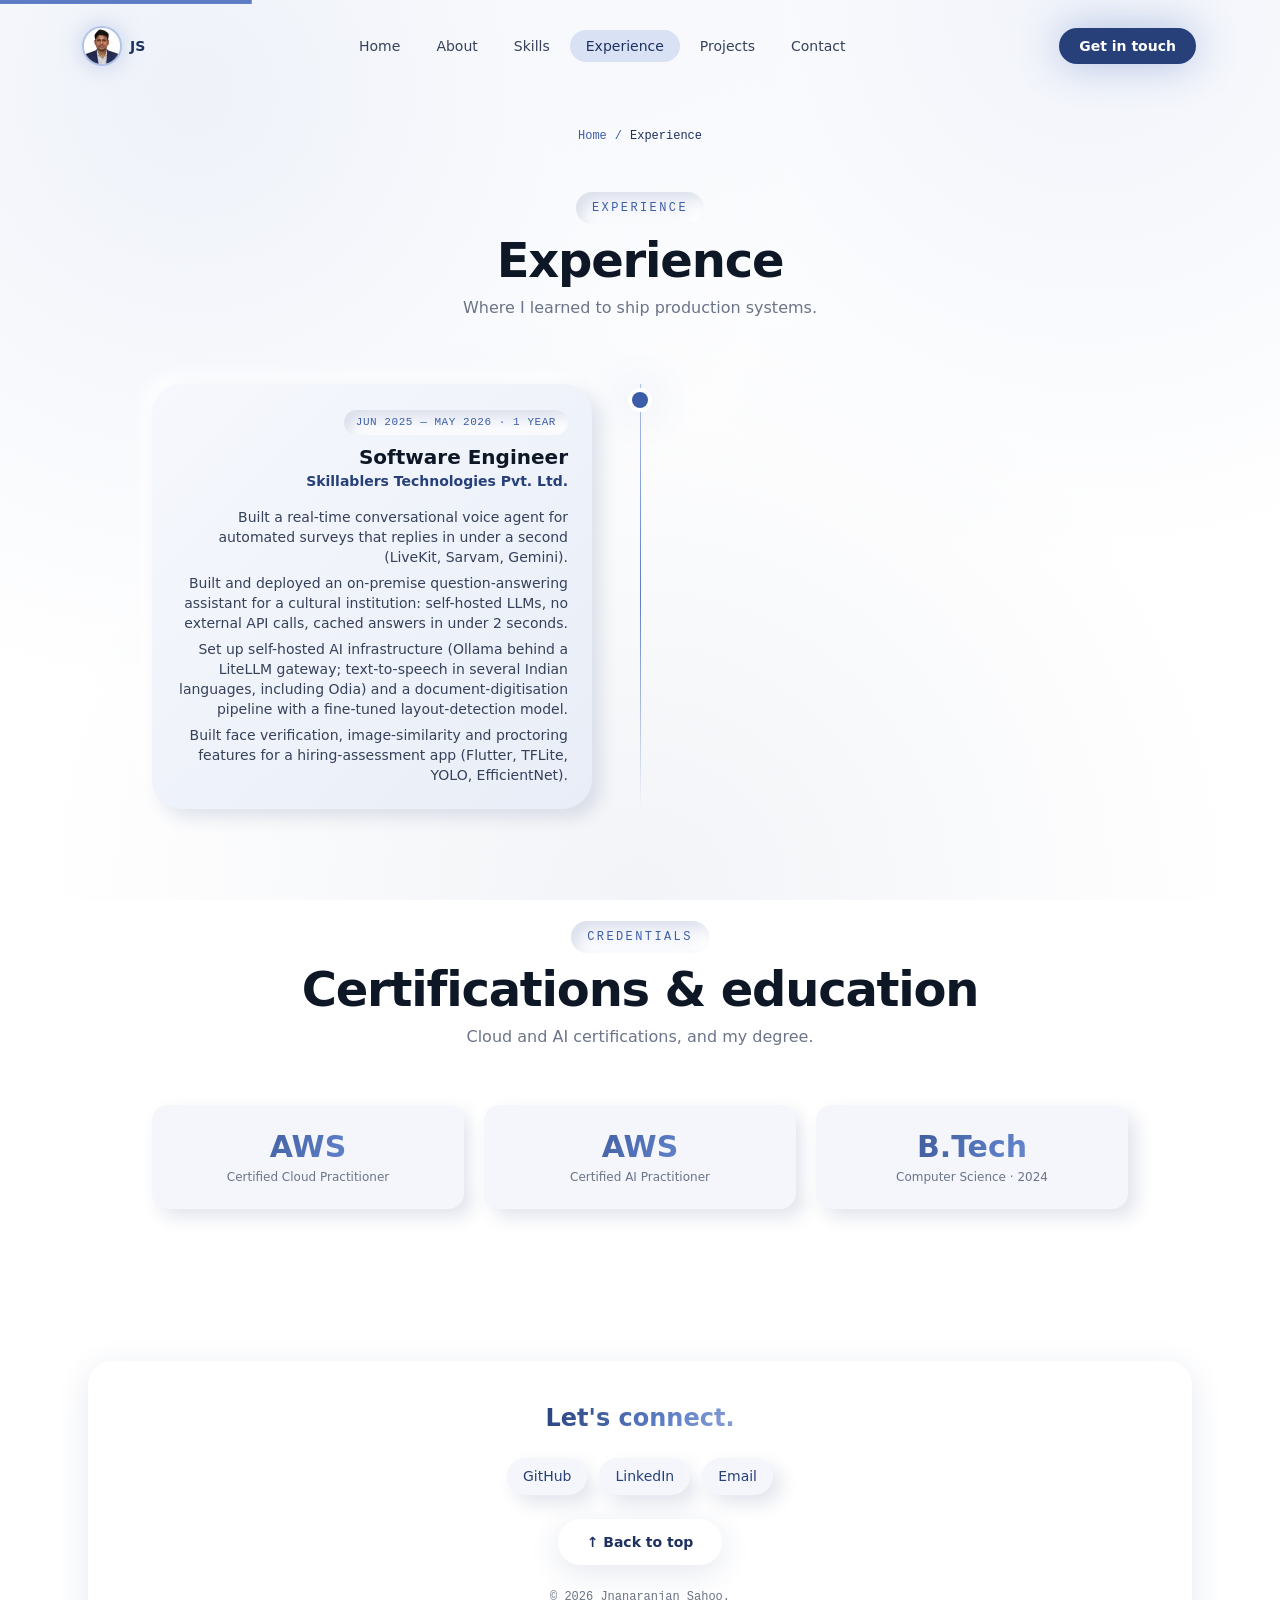
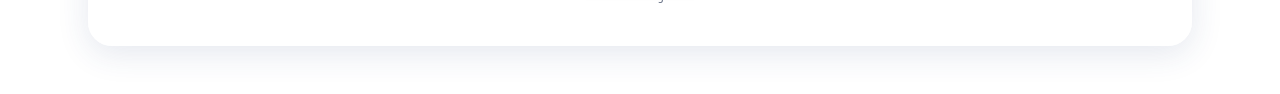
<file: experience/index.html>
<!DOCTYPE html><html lang="en"><head><meta charset="UTF-8"><meta http-equiv="Content-Security-Policy" content="default-src 'self'; script-src 'self' https://*.googletagmanager.com https://eu-assets.i.posthog.com 'sha256-BF0290pkb3jxQsE7z00xR8Imp8X34FLC88L0lkMnrGw=' 'sha256-Gx5wzatxpX1sfCxLDlWugXoTdo9jmahJKt5zYI8XnHU=' 'sha256-QzWFZi+FLIx23tnm9SBU4aEgx4x8DsuASP07mfqol/c=' 'sha256-Ya0pUYrC7nM5Cn/056TyVuEiz6dFGrzmkWzgON0pF0U='; style-src 'self' 'unsafe-inline' https://fonts.googleapis.com; img-src 'self' data: blob: https://*.google-analytics.com https://*.googletagmanager.com; font-src 'self' https://fonts.gstatic.com; connect-src 'self' https://*.google-analytics.com https://*.analytics.google.com https://*.googletagmanager.com https://api.emailjs.com https://eu.i.posthog.com https://eu-assets.i.posthog.com; object-src 'none'; base-uri 'self'; form-action 'self'"><meta name="viewport" content="width=device-width, initial-scale=1"><meta name="referrer" content="strict-origin-when-cross-origin"><!-- Google Search Console Verification --><meta name="google-site-verification" content="LJMZXdmVCiQdUKfiJmOUua1oV9nctKnxQz4Q51pdkRA"><!-- Primary SEO --><title>Experience — Jnanaranjan Sahoo</title><meta name="description" content="Jnanaranjan Sahoo's experience: a year at Skillablers shipping production AI, from a real-time voice agent to a self-hosted assistant and computer vision."><meta name="robots" content="index, follow"><link rel="canonical" href="https://jnana-ai-eng.github.io/experience/"><!-- Open Graph --><meta property="og:type" content="website"><meta property="og:url" content="https://jnana-ai-eng.github.io/experience/"><meta property="og:title" content="Experience — Jnanaranjan Sahoo"><meta property="og:description" content="Jnanaranjan Sahoo's experience: a year at Skillablers shipping production AI, from a real-time voice agent to a self-hosted assistant and computer vision."><meta property="og:site_name" content="Jnanaranjan Sahoo"><meta property="og:locale" content="en_IN"><meta property="og:image" content="https://jnana-ai-eng.github.io/og/experience.png"><meta property="og:image:type" content="image/png"><meta property="og:image:width" content="1200"><meta property="og:image:height" content="630"><meta property="og:image:alt" content="Experience — Jnanaranjan Sahoo"><!-- Twitter / X --><meta name="twitter:card" content="summary_large_image"><meta name="twitter:title" content="Experience — Jnanaranjan Sahoo"><meta name="twitter:description" content="Jnanaranjan Sahoo's experience: a year at Skillablers shipping production AI, from a real-time voice agent to a self-hosted assistant and computer vision."><meta name="twitter:image" content="https://jnana-ai-eng.github.io/og/experience.png"><meta name="twitter:image:alt" content="Experience — Jnanaranjan Sahoo"><!-- Favicons: "JS" monogram generated at build (src/lib/brand-icons.ts) --><link rel="icon" href="/favicon.ico" sizes="48x48"><link rel="icon" href="/favicon.svg" type="image/svg+xml"><link rel="apple-touch-icon" href="/apple-touch-icon.png"><!-- Google Fonts — Space Grotesk --><link rel="preconnect" href="https://fonts.googleapis.com"><link rel="preconnect" href="https://fonts.gstatic.com" crossorigin><link href="https://fonts.googleapis.com/css2?family=Space+Grotesk:wght@300;400;500;600;700&family=JetBrains+Mono:wght@400;500&display=swap" rel="stylesheet"><!-- Without JavaScript, show what islands render hidden for their entrance animation (KI-37) --><noscript><style>[data-reveal]{opacity:1!important;transform:none!important}</style></noscript><!-- JSON-LD: the home graph (WebSite + ProfilePage + Person) or the page's own --><script type="application/ld+json">{"@context":"https://schema.org","@graph":[{"@type":"WebPage","@id":"https://jnana-ai-eng.github.io/experience/#webpage","url":"https://jnana-ai-eng.github.io/experience/","name":"Experience — Jnanaranjan Sahoo","description":"Jnanaranjan Sahoo's experience: a year at Skillablers shipping production AI, from a real-time voice agent to a self-hosted assistant and computer vision.","inLanguage":"en","isPartOf":{"@id":"https://jnana-ai-eng.github.io/#website"},"author":{"@id":"https://jnana-ai-eng.github.io/#person"},"breadcrumb":{"@id":"https://jnana-ai-eng.github.io/experience/#breadcrumb"}},{"@type":"Person","@id":"https://jnana-ai-eng.github.io/#person","name":"Jnanaranjan Sahoo","url":"https://jnana-ai-eng.github.io/"},{"@type":"BreadcrumbList","@id":"https://jnana-ai-eng.github.io/experience/#breadcrumb","itemListElement":[{"@type":"ListItem","position":1,"name":"Home","item":"https://jnana-ai-eng.github.io/"},{"@type":"ListItem","position":2,"name":"Experience","item":"https://jnana-ai-eng.github.io/experience/"}]}]}</script><!-- Google Analytics 4 (production host only) --><script>(function(){const id = "G-PBJQWS8THE";
const host = "jnana-ai-eng.github.io";
const ph = {"key":"phc_Auw6awq2EoEH2mXX6vtU2bpZhv2fgCFZgkBYDZHM432u","apiHost":"https://eu.i.posthog.com","site":"github.io","sessionRecording":false};

    window.dataLayer = window.dataLayer || [];
    window.gtag = function () { window.dataLayer.push(arguments); };

    if (location.hostname === host) {
      if (id) {
        var s = document.createElement('script');
        s.async = true;
        s.src = 'https://www.googletagmanager.com/gtag/js?id=' + id;
        document.head.appendChild(s);

        gtag('js', new Date());
        var config = { allow_google_signals: false, allow_ad_personalization_signals: false, cookie_flags: 'secure;samesite=lax' };
        if (/[?&]ga_debug=1(&|$)/.test(location.search)) config.debug_mode = true;
        gtag('config', id, config);
      }

      if (ph.key) {
        // Official PostHog snippet: a queueing stub; init() adds array.js from the -assets host.
        !function(t,e){var o,n,p,r;e.__SV||(window.posthog=e,e._i=[],e.init=function(i,s,a){function g(t,e){var o=e.split(".");2==o.length&&(t=t[o[0]],e=o[1]),t[e]=function(){t.push([e].concat(Array.prototype.slice.call(arguments,0)))}}(p=t.createElement("script")).type="text/javascript",p.crossOrigin="anonymous",p.async=!0,p.src=s.api_host.replace(".i.posthog.com","-assets.i.posthog.com")+"/static/array.js",(r=t.getElementsByTagName("script")[0]).parentNode.insertBefore(p,r);var u=e;for(void 0!==a?u=e[a]=[]:a="posthog",u.people=u.people||[],u.toString=function(t){var e="posthog";return"posthog"!==a&&(e+="."+a),t||(e+=" (stub)"),e},u.people.toString=function(){return u.toString(1)+".people (stub)"},o="init capture register register_once register_for_session unregister unregister_for_session getFeatureFlag getFeatureFlagPayload isFeatureEnabled reloadFeatureFlags updateEarlyAccessFeatureEnrollment getEarlyAccessFeatures on onFeatureFlags onSessionId getSurveys getActiveMatchingSurveys renderSurvey canRenderSurvey getNextSurveyStep setPersonProperties group resetGroups setPersonPropertiesForFlags resetPersonPropertiesForFlags setGroupPropertiesForFlags resetGroupPropertiesForFlags reset get_distinct_id getGroups get_session_id get_session_replay_url alias set_config startSessionRecording stopSessionRecording sessionRecordingStarted captureException loadToolbar get_property getSessionProperty createPersonProfile opt_in_capturing opt_out_capturing has_opted_in_capturing has_opted_out_capturing clear_opt_in_out_capturing debug".split(" "),n=0;n<o.length;n++)g(u,o[n]);e._i.push([i,s,a])},e.__SV=1)}(document,window.posthog||[]);

        // Start on the first interaction, or 3.5 s after load, whichever comes first (A1): PostHog's
        // scripts then never compete with the hero paint.
        var triggers = ['scroll', 'pointerdown', 'keydown', 'touchstart'];
        var started = false;
        var startPostHog = function () {
          if (started) return;
          started = true;
          triggers.forEach(function (t) { window.removeEventListener(t, startPostHog); });
          posthog.init(ph.key, {
            api_host: ph.apiHost,
            person_profiles: 'identified_only',
            secure_cookie: true,
            disable_surveys: true,
            disable_session_recording: !ph.sessionRecording,
            session_recording: { maskAllInputs: true },
            loaded: function (p) { p.register({ site: ph.site }); },
          });
        };
        var arm = function () {
          triggers.forEach(function (t) { window.addEventListener(t, startPostHog, { passive: true }); });
          setTimeout(startPostHog, 3500);
        };
        if (document.readyState === 'complete') arm();
        else window.addEventListener('load', arm);
      }
    }

    function gaLocation(el) {
      var section = el.closest('section[id]');
      if (section) return section.id;
      if (el.closest('footer')) return 'footer'; // before nav: the footer contains a <nav>
      if (el.closest('header, nav')) return 'header';
      return 'page';
    }

    document.addEventListener('click', function (e) {
      var el = e.target instanceof Element ? e.target.closest('[data-ga-event], a[href^="mailto:"]') : null;
      if (!el) return;
      var name = el.getAttribute('data-ga-event') || 'email_click';
      var params = { location: gaLocation(el) };
      var label = el.getAttribute('data-ga-label');
      if (label) params.label = label;
      gtag('event', name, params);
      if (window.posthog && window.posthog.capture) window.posthog.capture(name, params);
    }, true);
  })();</script><link rel="stylesheet" href="/_astro/Layout.BLeGAC4W.css"></head><body><style>astro-island,astro-slot,astro-static-slot{display:contents}</style><script>(()=>{var l=(n,t)=>{let i=async()=>{await(await n())()},e=typeof t.value=="object"?t.value:void 0,s={timeout:e==null?void 0:e.timeout};"requestIdleCallback"in window?window.requestIdleCallback(i,s):setTimeout(i,s.timeout||200)};(self.Astro||(self.Astro={})).idle=l;window.dispatchEvent(new Event("astro:idle"));})();</script><script>(()=>{var g=Object.defineProperty;var w=(a,s,c)=>s in a?g(a,s,{enumerable:!0,configurable:!0,writable:!0,value:c}):a[s]=c;var l=(a,s,c)=>w(a,typeof s!="symbol"?s+"":s,c);var E=new Set(["__proto__","constructor","prototype"]);{let a={0:t=>y(t),1:t=>c(t),2:t=>new RegExp(t),3:t=>new Date(t),4:t=>new Map(c(t)),5:t=>new Set(c(t)),6:t=>BigInt(t),7:t=>new URL(t),8:t=>new Uint8Array(t),9:t=>new Uint16Array(t),10:t=>new Uint32Array(t),11:t=>Number.POSITIVE_INFINITY*t},s=t=>{let[p,e]=t;return p in a?a[p](e):void 0},c=t=>t.map(s),y=t=>typeof t!="object"||t===null?t:Object.fromEntries(Object.entries(t).map(([p,e])=>[p,s(e)]));class f extends HTMLElement{constructor(){super(...arguments);l(this,"Component");l(this,"hydrator");l(this,"hydrate",async()=>{var b;if(!this.hydrator||!this.isConnected)return;let e=(b=this.parentElement)==null?void 0:b.closest("astro-island[ssr]");if(e){e.addEventListener("astro:hydrate",this.hydrate,{once:!0});return}let r=this.querySelectorAll("astro-slot"),n={},d=this.querySelectorAll("template[data-astro-template]");for(let o of d){let i=o.closest(this.tagName);i!=null&&i.isSameNode(this)&&(n[o.getAttribute("data-astro-template")||"default"]=o.innerHTML,o.remove())}for(let o of r){let i=o.closest(this.tagName);i!=null&&i.isSameNode(this)&&(n[o.getAttribute("name")||"default"]=o.innerHTML)}let u;try{u=this.hasAttribute("props")?y(JSON.parse(this.getAttribute("props"))):{}}catch(o){let i=this.getAttribute("component-url")||"<unknown>",v=this.getAttribute("component-export");throw v&&(i+=` (export ${v})`),console.error(`[hydrate] Error parsing props for component ${i}`,this.getAttribute("props"),o),o}let h;await this.hydrator(this)(this.Component,u,n,{client:this.getAttribute("client")}),this.removeAttribute("ssr"),this.dispatchEvent(new CustomEvent("astro:hydrate"))});l(this,"unmount",()=>{this.isConnected||this.dispatchEvent(new CustomEvent("astro:unmount"))})}disconnectedCallback(){document.removeEventListener("astro:after-swap",this.unmount),document.addEventListener("astro:after-swap",this.unmount,{once:!0})}connectedCallback(){if(!this.hasAttribute("await-children")||document.readyState==="interactive"||document.readyState==="complete")this.childrenConnectedCallback();else{let e=()=>{document.removeEventListener("DOMContentLoaded",e),r.disconnect(),this.childrenConnectedCallback()},r=new MutationObserver(()=>{var n;((n=this.lastChild)==null?void 0:n.nodeType)===Node.COMMENT_NODE&&this.lastChild.nodeValue==="astro:end"&&(this.lastChild.remove(),e())});r.observe(this,{childList:!0}),document.addEventListener("DOMContentLoaded",e)}}async childrenConnectedCallback(){let e=this.getAttribute("before-hydration-url");e&&await import(e),this.start()}getRetryImportUrl(e){let r=new URL(e,document.baseURI);return r.searchParams.set("astro-retry",Date.now().toString()),r.toString()}async importWithRetry(e){try{return await import(e)}catch(r){return await new Promise(n=>setTimeout(n,1e3)),import(this.getRetryImportUrl(e))}}handleHydrationError(e){let r=this.getAttribute("component-url"),n=new CustomEvent("astro:hydration-error",{cancelable:!0,bubbles:!0,composed:!0,detail:{error:e,componentUrl:r}});this.dispatchEvent(n)&&console.error(`[astro-island] Error hydrating ${r}`,e)}async start(){let e=JSON.parse(this.getAttribute("opts")),r=this.getAttribute("client");if(Astro[r]===void 0){window.addEventListener(`astro:${r}`,()=>this.start(),{once:!0});return}try{await Astro[r](async()=>{let n=this.getAttribute("renderer-url");try{let[d,{default:u}]=await Promise.all([this.importWithRetry(this.getAttribute("component-url")),n?this.importWithRetry(n):Promise.resolve({default:()=>()=>{}})]),h=this.getAttribute("component-export")||"default";if(h.includes(".")){this.Component=d;for(let m of h.split(".")){if(E.has(m)||!this.Component||typeof this.Component!="object"&&typeof this.Component!="function"||!Object.hasOwn(this.Component,m))throw new Error(`Invalid component export path: ${h}`);this.Component=this.Component[m]}}else{if(E.has(h))throw new Error(`Invalid component export path: ${h}`);this.Component=d[h]}return this.hydrator=u,this.hydrate}catch(d){return this.handleHydrationError(d),()=>{}}},e,this)}catch(n){this.handleHydrationError(n)}}attributeChangedCallback(){this.hydrate()}}l(f,"observedAttributes",["props"]),customElements.get("astro-island")||customElements.define("astro-island",f)}})();</script><astro-island uid="1ba8Qv" prefix="r1" component-url="/_astro/SmoothScroll.Ch_eKSLu.js" component-export="SmoothScroll" renderer-url="/_astro/client.RMePetAg.js" props="{}" ssr client="idle" opts="{&quot;name&quot;:&quot;SmoothScroll&quot;,&quot;value&quot;:true}"></astro-island><script>(()=>{var e=async t=>{await(await t())()};(self.Astro||(self.Astro={})).load=e;window.dispatchEvent(new Event("astro:load"));})();</script><astro-island uid="Zn8FuK" prefix="r3" component-url="/_astro/NavbarInteractive.BF8Kjd55.js" component-export="NavbarInteractive" renderer-url="/_astro/client.RMePetAg.js" props="{&quot;avatarSrc&quot;:[0,&quot;/_astro/profile.CRkiN90N_22NJSh.webp&quot;],&quot;homeHref&quot;:[0,&quot;/&quot;],&quot;current&quot;:[0,&quot;/experience/&quot;]}" ssr client="load" opts="{&quot;name&quot;:&quot;NavbarInteractive&quot;,&quot;value&quot;:true}" await-children><header class="fixed inset-x-0 top-0 z-50 px-4 pt-4" style="transform:translateY(-80px)"><nav class="mx-auto flex max-w-6xl items-center justify-between rounded-full px-5 py-3 transition-all duration-300 bg-transparent" aria-label="Main navigation"><a href="/" class="group flex items-center gap-2.5" aria-label="Jnanaranjan Sahoo — home"><span class="relative inline-block"><span class="absolute inset-0 rounded-full bg-navy-400/40 blur-md transition-opacity duration-300 group-hover:opacity-100"></span><img src="/_astro/profile.CRkiN90N_22NJSh.webp" alt="Jnanaranjan Sahoo" width="36" height="36" class="relative h-9 w-9 rounded-full object-cover ring-2 ring-navy-200 transition-transform duration-300 group-hover:scale-105"/></span><span class="hidden font-display text-sm font-bold text-navy-700 sm:inline">JS</span></a><ul class="hidden items-center gap-1 md:flex" role="list"><li><a href="/" class="relative rounded-full px-4 py-2 text-sm font-medium transition-colors text-ink-soft hover:bg-navy-50 hover:text-navy-700">Home</a></li><li><a href="/about/" class="relative rounded-full px-4 py-2 text-sm font-medium transition-colors text-ink-soft hover:bg-navy-50 hover:text-navy-700">About</a></li><li><a href="/#skills" class="relative rounded-full px-4 py-2 text-sm font-medium transition-colors text-ink-soft hover:bg-navy-50 hover:text-navy-700">Skills</a></li><li><a href="/experience/" aria-current="page" class="relative rounded-full px-4 py-2 text-sm font-medium transition-colors text-navy-700"><span class="absolute inset-0 -z-10 rounded-full bg-navy-100"></span>Experience</a></li><li><a href="/projects/" class="relative rounded-full px-4 py-2 text-sm font-medium transition-colors text-ink-soft hover:bg-navy-50 hover:text-navy-700">Projects</a></li><li><a href="/contact/" class="relative rounded-full px-4 py-2 text-sm font-medium transition-colors text-ink-soft hover:bg-navy-50 hover:text-navy-700">Contact</a></li></ul><a href="/contact/" data-ga-event="cta_click" data-ga-label="nav_lets_talk" class="hidden rounded-full bg-navy-600 px-5 py-2 text-sm font-semibold text-white shadow-glow transition-colors hover:bg-navy-700 md:inline-block">Get in touch</a><button class="grid h-9 w-9 place-items-center rounded-full glass md:hidden" aria-label="Open menu" aria-expanded="false" aria-controls="mobile-menu"><div class="space-y-1.5" aria-hidden="true"><span class="block h-0.5 w-5 bg-navy-700"></span><span class="block h-0.5 w-5 bg-navy-700"></span></div></button></nav></header><div class="fixed inset-x-0 top-0 z-[60] h-1 origin-left bg-gradient-to-r from-navy-400 to-sky" aria-hidden="true" style="transform:scaleX(0)"></div><!--astro:end--></astro-island><!-- Fallback static nav shell for search crawlers / non-JS users --><noscript><div class="fixed inset-x-0 top-0 z-50 bg-white/90 px-6 py-4 backdrop-blur shadow-sm"><div class="mx-auto flex max-w-6xl items-center justify-between"><a href="/" class="font-display font-bold text-navy-700">Jnanaranjan Sahoo</a><ul class="flex items-center gap-4 text-sm font-medium"><li><a href="/" class="text-ink-soft hover:text-navy-700">Home</a></li><li><a href="/about/" class="text-ink-soft hover:text-navy-700">About</a></li><li><a href="/#skills" class="text-ink-soft hover:text-navy-700">Skills</a></li><li><a href="/experience/" aria-current="page" class="text-ink-soft hover:text-navy-700">Experience</a></li><li><a href="/projects/" class="text-ink-soft hover:text-navy-700">Projects</a></li><li><a href="/contact/" class="text-ink-soft hover:text-navy-700">Contact</a></li></ul></div></div></noscript><main id="main-content"><nav aria-label="Breadcrumb" class="mx-auto px-6 pt-28 sm:pt-32 max-w-6xl"><ol class="flex flex-wrap items-center gap-2 font-mono text-xs text-navy-500 justify-center"><li><a href="/" class="hover:text-navy-700">Home</a><span class="ml-2" aria-hidden="true">/</span></li><li><span aria-current="page" class="text-navy-700">Experience</span></li></ol></nav><section id="experience" class="relative mx-auto max-w-5xl px-6 pt-10 pb-20 sm:pt-12 sm:pb-28"><div class="flex flex-col items-center gap-3 text-center"><span class="chip neu-inset font-mono text-xs uppercase tracking-[0.2em] text-navy-500">Experience</span><h1 class="font-display text-3xl font-bold tracking-tight text-ink sm:text-4xl lg:text-5xl">Experience</h1><p class="max-w-xl text-base text-ink-muted">Where I learned to ship production systems.</p></div><div class="relative mt-16"><!-- Vertical timeline line --><div class="absolute left-4 top-0 h-full w-px bg-gradient-to-b from-navy-200 via-navy-400 to-transparent sm:left-1/2" aria-hidden="true"></div><div class="space-y-12"><article class="relative flex flex-col sm:flex-row sm:items-center "><!-- Timeline node dot --><div class="absolute left-4 top-2 z-10 -translate-x-1/2 sm:left-1/2" aria-hidden="true"><span class="block h-4 w-4 rounded-full bg-navy-500 ring-4 ring-surface-base shadow-glow"></span></div><!-- Card --><div class="ml-12 sm:ml-0 sm:w-1/2 sm:pr-12 sm:text-right"><div class="neu rounded-[1.85rem] bg-gradient-to-br from-[#f6f8fd] to-[#e8edf7] p-6 transition-all duration-300 hover:-translate-y-1.5 hover:shadow-[12px_16px_32px_rgba(39,64,122,0.17),-10px_-10px_24px_rgba(255,255,255,1)]"><span class="inline-block rounded-full bg-surface-soft px-3 py-1 font-mono text-[11px] uppercase tracking-wider text-navy-500 shadow-neu-inset">Jun 2025 — May 2026 · 1 year</span><h3 class="mt-2 font-display text-xl font-bold text-ink">Software Engineer</h3><p class="text-sm font-semibold text-navy-600">Skillablers Technologies Pvt. Ltd.</p><ul class="mt-4 space-y-1.5 text-sm text-ink-soft sm:text-right"><li>Built a real-time conversational voice agent for automated surveys that replies in under a second (LiveKit, Sarvam, Gemini).</li><li>Built and deployed an on-premise question-answering assistant for a cultural institution: self-hosted LLMs, no external API calls, cached answers in under 2 seconds.</li><li>Set up self-hosted AI infrastructure (Ollama behind a LiteLLM gateway; text-to-speech in several Indian languages, including Odia) and a document-digitisation pipeline with a fine-tuned layout-detection model.</li><li>Built face verification, image-similarity and proctoring features for a hiring-assessment app (Flutter, TFLite, YOLO, EfficientNet).</li></ul></div></div><!-- Spacer --><div class="hidden sm:block sm:w-1/2" aria-hidden="true"></div></article></div></div></section><section id="credentials" class="relative mx-auto max-w-5xl px-6 pb-20 sm:pb-28"><div class="flex flex-col items-center gap-3 text-center"><span class="chip neu-inset font-mono text-xs uppercase tracking-[0.2em] text-navy-500">Credentials</span><h2 class="font-display text-3xl font-bold tracking-tight text-ink sm:text-4xl lg:text-5xl">Certifications &amp; education</h2><p class="max-w-xl text-base text-ink-muted">Cloud and AI certifications, and my degree.</p></div><div class="mt-14 grid gap-5 sm:grid-cols-3"><div class="neu rounded-2xl px-5 py-6 text-center"><div class="font-display text-3xl font-bold gradient-text">AWS</div><div class="mt-1 text-xs font-medium text-ink-muted">Certified Cloud Practitioner</div></div><div class="neu rounded-2xl px-5 py-6 text-center"><div class="font-display text-3xl font-bold gradient-text">AWS</div><div class="mt-1 text-xs font-medium text-ink-muted">Certified AI Practitioner</div></div><div class="neu rounded-2xl px-5 py-6 text-center"><div class="font-display text-3xl font-bold gradient-text">B.Tech</div><div class="mt-1 text-xs font-medium text-ink-muted">Computer Science · 2024</div></div></div></section></main><footer class="relative mx-auto max-w-6xl px-6 pb-12 pt-10"><div class="glass flex flex-col items-center gap-6 rounded-3xl px-6 py-8 text-center sm:px-8 sm:py-10"><p class="font-display text-2xl font-bold gradient-text">Let's connect.</p><nav aria-label="Social links" class="flex flex-wrap items-center justify-center gap-3"><a href="https://github.com/jnana-ai-eng" class="chip neu text-navy-600 hover:text-navy-800 transition-colors" target="_blank" rel="noopener noreferrer">GitHub</a><a href="https://www.linkedin.com/in/jnanaranjan-sahoo" class="chip neu text-navy-600 hover:text-navy-800 transition-colors" target="_blank" rel="noopener noreferrer">LinkedIn</a><a href="mailto:sahoojnana3002@gmail.com" class="chip neu text-navy-600 hover:text-navy-800 transition-colors">Email</a></nav><a href="#main-content" class="relative inline-flex items-center justify-center gap-2 rounded-full px-7 py-3 text-sm font-semibold transition-colors duration-300 glass text-navy-700 hover:text-navy-900">↑ Back to top</a><p class="font-mono text-xs text-ink-muted">&copy; 2026 Jnanaranjan Sahoo.</p></div></footer></body></html>
</file>
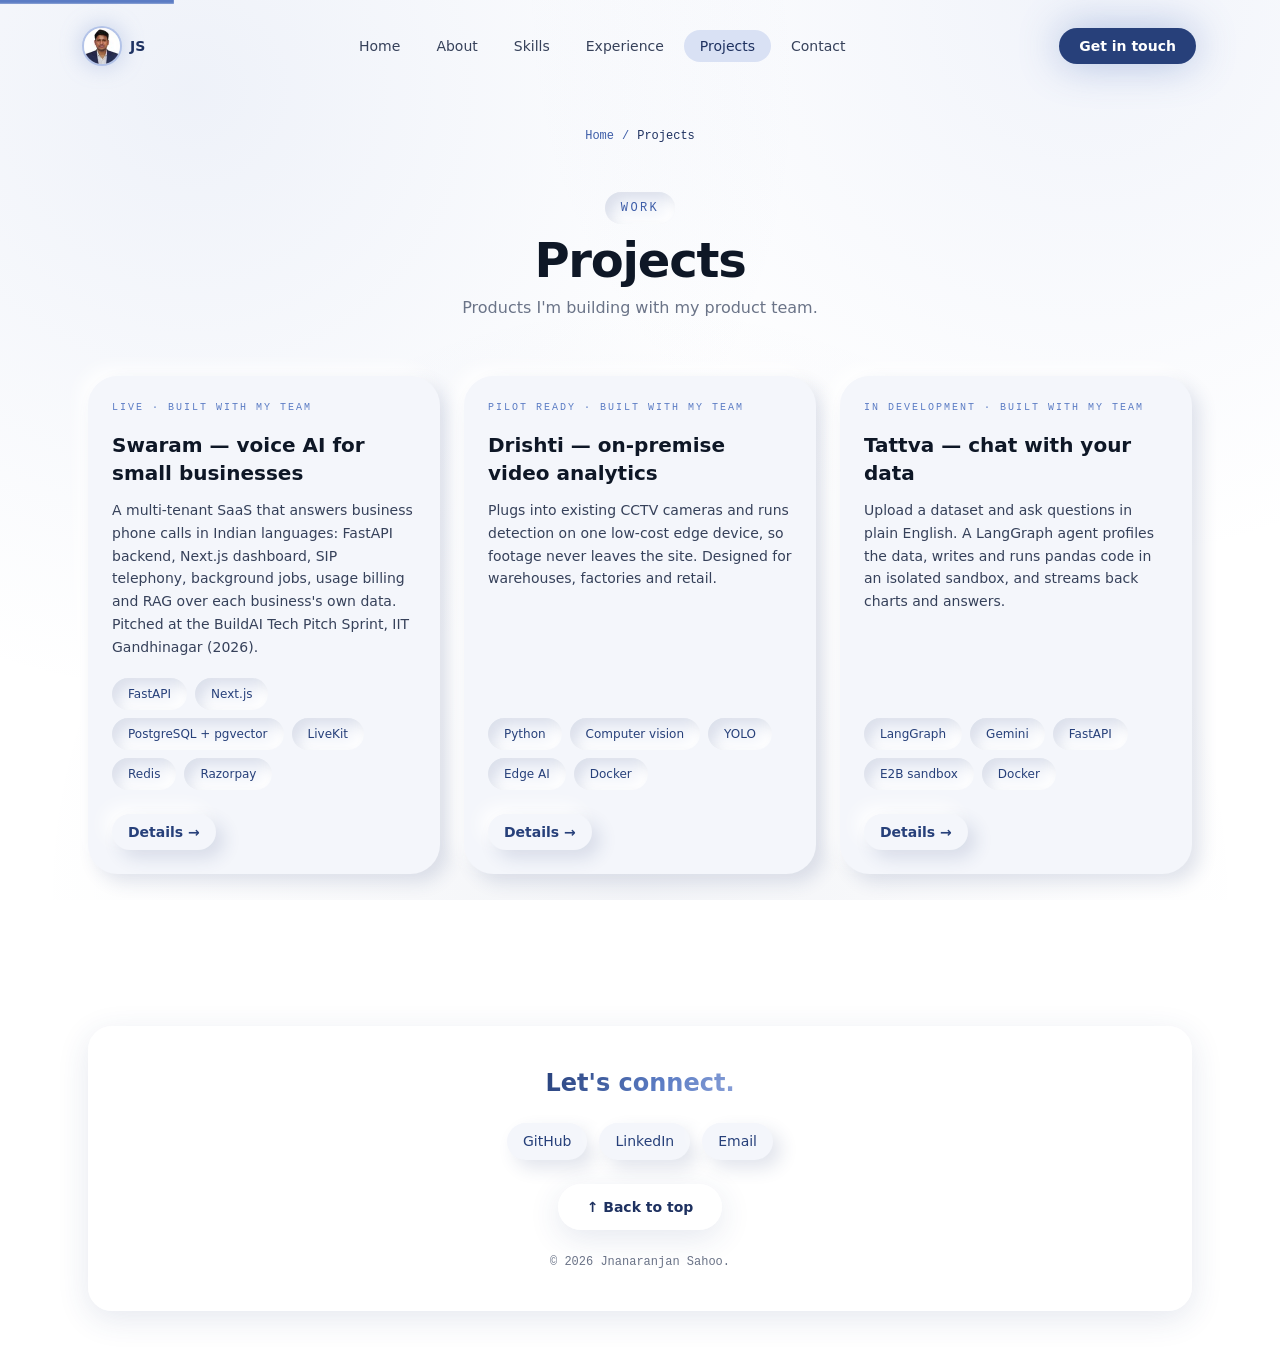
<file: projects/index.html>
<!DOCTYPE html><html lang="en"><head><meta charset="UTF-8"><meta http-equiv="Content-Security-Policy" content="default-src 'self'; script-src 'self' https://*.googletagmanager.com https://eu-assets.i.posthog.com 'sha256-BF0290pkb3jxQsE7z00xR8Imp8X34FLC88L0lkMnrGw=' 'sha256-Gx5wzatxpX1sfCxLDlWugXoTdo9jmahJKt5zYI8XnHU=' 'sha256-QzWFZi+FLIx23tnm9SBU4aEgx4x8DsuASP07mfqol/c=' 'sha256-Ya0pUYrC7nM5Cn/056TyVuEiz6dFGrzmkWzgON0pF0U='; style-src 'self' 'unsafe-inline' https://fonts.googleapis.com; img-src 'self' data: blob: https://*.google-analytics.com https://*.googletagmanager.com; font-src 'self' https://fonts.gstatic.com; connect-src 'self' https://*.google-analytics.com https://*.analytics.google.com https://*.googletagmanager.com https://api.emailjs.com https://eu.i.posthog.com https://eu-assets.i.posthog.com; object-src 'none'; base-uri 'self'; form-action 'self'"><meta name="viewport" content="width=device-width, initial-scale=1"><meta name="referrer" content="strict-origin-when-cross-origin"><!-- Google Search Console Verification --><meta name="google-site-verification" content="LJMZXdmVCiQdUKfiJmOUua1oV9nctKnxQz4Q51pdkRA"><!-- Primary SEO --><title>Projects — Jnanaranjan Sahoo</title><meta name="description" content="Projects by Jnanaranjan Sahoo, built with his product team: Swaram (voice AI for small businesses), Drishti (video analytics) and Tattva (chat with your data)."><meta name="robots" content="index, follow"><link rel="canonical" href="https://jnana-ai-eng.github.io/projects/"><!-- Open Graph --><meta property="og:type" content="website"><meta property="og:url" content="https://jnana-ai-eng.github.io/projects/"><meta property="og:title" content="Projects — Jnanaranjan Sahoo"><meta property="og:description" content="Projects by Jnanaranjan Sahoo, built with his product team: Swaram (voice AI for small businesses), Drishti (video analytics) and Tattva (chat with your data)."><meta property="og:site_name" content="Jnanaranjan Sahoo"><meta property="og:locale" content="en_IN"><meta property="og:image" content="https://jnana-ai-eng.github.io/og/projects.png"><meta property="og:image:type" content="image/png"><meta property="og:image:width" content="1200"><meta property="og:image:height" content="630"><meta property="og:image:alt" content="Projects — Jnanaranjan Sahoo"><!-- Twitter / X --><meta name="twitter:card" content="summary_large_image"><meta name="twitter:title" content="Projects — Jnanaranjan Sahoo"><meta name="twitter:description" content="Projects by Jnanaranjan Sahoo, built with his product team: Swaram (voice AI for small businesses), Drishti (video analytics) and Tattva (chat with your data)."><meta name="twitter:image" content="https://jnana-ai-eng.github.io/og/projects.png"><meta name="twitter:image:alt" content="Projects — Jnanaranjan Sahoo"><!-- Favicons: "JS" monogram generated at build (src/lib/brand-icons.ts) --><link rel="icon" href="/favicon.ico" sizes="48x48"><link rel="icon" href="/favicon.svg" type="image/svg+xml"><link rel="apple-touch-icon" href="/apple-touch-icon.png"><!-- Google Fonts — Space Grotesk --><link rel="preconnect" href="https://fonts.googleapis.com"><link rel="preconnect" href="https://fonts.gstatic.com" crossorigin><link href="https://fonts.googleapis.com/css2?family=Space+Grotesk:wght@300;400;500;600;700&family=JetBrains+Mono:wght@400;500&display=swap" rel="stylesheet"><!-- Without JavaScript, show what islands render hidden for their entrance animation (KI-37) --><noscript><style>[data-reveal]{opacity:1!important;transform:none!important}</style></noscript><!-- JSON-LD: the home graph (WebSite + ProfilePage + Person) or the page's own --><script type="application/ld+json">{"@context":"https://schema.org","@graph":[{"@type":"WebPage","@id":"https://jnana-ai-eng.github.io/projects/#webpage","url":"https://jnana-ai-eng.github.io/projects/","name":"Projects — Jnanaranjan Sahoo","description":"Projects by Jnanaranjan Sahoo, built with his product team: Swaram (voice AI for small businesses), Drishti (video analytics) and Tattva (chat with your data).","inLanguage":"en","isPartOf":{"@id":"https://jnana-ai-eng.github.io/#website"},"author":{"@id":"https://jnana-ai-eng.github.io/#person"},"breadcrumb":{"@id":"https://jnana-ai-eng.github.io/projects/#breadcrumb"}},{"@type":"Person","@id":"https://jnana-ai-eng.github.io/#person","name":"Jnanaranjan Sahoo","url":"https://jnana-ai-eng.github.io/"},{"@type":"BreadcrumbList","@id":"https://jnana-ai-eng.github.io/projects/#breadcrumb","itemListElement":[{"@type":"ListItem","position":1,"name":"Home","item":"https://jnana-ai-eng.github.io/"},{"@type":"ListItem","position":2,"name":"Projects","item":"https://jnana-ai-eng.github.io/projects/"}]}]}</script><!-- Google Analytics 4 (production host only) --><script>(function(){const id = "G-PBJQWS8THE";
const host = "jnana-ai-eng.github.io";
const ph = {"key":"phc_Auw6awq2EoEH2mXX6vtU2bpZhv2fgCFZgkBYDZHM432u","apiHost":"https://eu.i.posthog.com","site":"github.io","sessionRecording":false};

    window.dataLayer = window.dataLayer || [];
    window.gtag = function () { window.dataLayer.push(arguments); };

    if (location.hostname === host) {
      if (id) {
        var s = document.createElement('script');
        s.async = true;
        s.src = 'https://www.googletagmanager.com/gtag/js?id=' + id;
        document.head.appendChild(s);

        gtag('js', new Date());
        var config = { allow_google_signals: false, allow_ad_personalization_signals: false, cookie_flags: 'secure;samesite=lax' };
        if (/[?&]ga_debug=1(&|$)/.test(location.search)) config.debug_mode = true;
        gtag('config', id, config);
      }

      if (ph.key) {
        // Official PostHog snippet: a queueing stub; init() adds array.js from the -assets host.
        !function(t,e){var o,n,p,r;e.__SV||(window.posthog=e,e._i=[],e.init=function(i,s,a){function g(t,e){var o=e.split(".");2==o.length&&(t=t[o[0]],e=o[1]),t[e]=function(){t.push([e].concat(Array.prototype.slice.call(arguments,0)))}}(p=t.createElement("script")).type="text/javascript",p.crossOrigin="anonymous",p.async=!0,p.src=s.api_host.replace(".i.posthog.com","-assets.i.posthog.com")+"/static/array.js",(r=t.getElementsByTagName("script")[0]).parentNode.insertBefore(p,r);var u=e;for(void 0!==a?u=e[a]=[]:a="posthog",u.people=u.people||[],u.toString=function(t){var e="posthog";return"posthog"!==a&&(e+="."+a),t||(e+=" (stub)"),e},u.people.toString=function(){return u.toString(1)+".people (stub)"},o="init capture register register_once register_for_session unregister unregister_for_session getFeatureFlag getFeatureFlagPayload isFeatureEnabled reloadFeatureFlags updateEarlyAccessFeatureEnrollment getEarlyAccessFeatures on onFeatureFlags onSessionId getSurveys getActiveMatchingSurveys renderSurvey canRenderSurvey getNextSurveyStep setPersonProperties group resetGroups setPersonPropertiesForFlags resetPersonPropertiesForFlags setGroupPropertiesForFlags resetGroupPropertiesForFlags reset get_distinct_id getGroups get_session_id get_session_replay_url alias set_config startSessionRecording stopSessionRecording sessionRecordingStarted captureException loadToolbar get_property getSessionProperty createPersonProfile opt_in_capturing opt_out_capturing has_opted_in_capturing has_opted_out_capturing clear_opt_in_out_capturing debug".split(" "),n=0;n<o.length;n++)g(u,o[n]);e._i.push([i,s,a])},e.__SV=1)}(document,window.posthog||[]);

        // Start on the first interaction, or 3.5 s after load, whichever comes first (A1): PostHog's
        // scripts then never compete with the hero paint.
        var triggers = ['scroll', 'pointerdown', 'keydown', 'touchstart'];
        var started = false;
        var startPostHog = function () {
          if (started) return;
          started = true;
          triggers.forEach(function (t) { window.removeEventListener(t, startPostHog); });
          posthog.init(ph.key, {
            api_host: ph.apiHost,
            person_profiles: 'identified_only',
            secure_cookie: true,
            disable_surveys: true,
            disable_session_recording: !ph.sessionRecording,
            session_recording: { maskAllInputs: true },
            loaded: function (p) { p.register({ site: ph.site }); },
          });
        };
        var arm = function () {
          triggers.forEach(function (t) { window.addEventListener(t, startPostHog, { passive: true }); });
          setTimeout(startPostHog, 3500);
        };
        if (document.readyState === 'complete') arm();
        else window.addEventListener('load', arm);
      }
    }

    function gaLocation(el) {
      var section = el.closest('section[id]');
      if (section) return section.id;
      if (el.closest('footer')) return 'footer'; // before nav: the footer contains a <nav>
      if (el.closest('header, nav')) return 'header';
      return 'page';
    }

    document.addEventListener('click', function (e) {
      var el = e.target instanceof Element ? e.target.closest('[data-ga-event], a[href^="mailto:"]') : null;
      if (!el) return;
      var name = el.getAttribute('data-ga-event') || 'email_click';
      var params = { location: gaLocation(el) };
      var label = el.getAttribute('data-ga-label');
      if (label) params.label = label;
      gtag('event', name, params);
      if (window.posthog && window.posthog.capture) window.posthog.capture(name, params);
    }, true);
  })();</script><link rel="stylesheet" href="/_astro/Layout.BLeGAC4W.css"></head><body><style>astro-island,astro-slot,astro-static-slot{display:contents}</style><script>(()=>{var l=(n,t)=>{let i=async()=>{await(await n())()},e=typeof t.value=="object"?t.value:void 0,s={timeout:e==null?void 0:e.timeout};"requestIdleCallback"in window?window.requestIdleCallback(i,s):setTimeout(i,s.timeout||200)};(self.Astro||(self.Astro={})).idle=l;window.dispatchEvent(new Event("astro:idle"));})();</script><script>(()=>{var g=Object.defineProperty;var w=(a,s,c)=>s in a?g(a,s,{enumerable:!0,configurable:!0,writable:!0,value:c}):a[s]=c;var l=(a,s,c)=>w(a,typeof s!="symbol"?s+"":s,c);var E=new Set(["__proto__","constructor","prototype"]);{let a={0:t=>y(t),1:t=>c(t),2:t=>new RegExp(t),3:t=>new Date(t),4:t=>new Map(c(t)),5:t=>new Set(c(t)),6:t=>BigInt(t),7:t=>new URL(t),8:t=>new Uint8Array(t),9:t=>new Uint16Array(t),10:t=>new Uint32Array(t),11:t=>Number.POSITIVE_INFINITY*t},s=t=>{let[p,e]=t;return p in a?a[p](e):void 0},c=t=>t.map(s),y=t=>typeof t!="object"||t===null?t:Object.fromEntries(Object.entries(t).map(([p,e])=>[p,s(e)]));class f extends HTMLElement{constructor(){super(...arguments);l(this,"Component");l(this,"hydrator");l(this,"hydrate",async()=>{var b;if(!this.hydrator||!this.isConnected)return;let e=(b=this.parentElement)==null?void 0:b.closest("astro-island[ssr]");if(e){e.addEventListener("astro:hydrate",this.hydrate,{once:!0});return}let r=this.querySelectorAll("astro-slot"),n={},d=this.querySelectorAll("template[data-astro-template]");for(let o of d){let i=o.closest(this.tagName);i!=null&&i.isSameNode(this)&&(n[o.getAttribute("data-astro-template")||"default"]=o.innerHTML,o.remove())}for(let o of r){let i=o.closest(this.tagName);i!=null&&i.isSameNode(this)&&(n[o.getAttribute("name")||"default"]=o.innerHTML)}let u;try{u=this.hasAttribute("props")?y(JSON.parse(this.getAttribute("props"))):{}}catch(o){let i=this.getAttribute("component-url")||"<unknown>",v=this.getAttribute("component-export");throw v&&(i+=` (export ${v})`),console.error(`[hydrate] Error parsing props for component ${i}`,this.getAttribute("props"),o),o}let h;await this.hydrator(this)(this.Component,u,n,{client:this.getAttribute("client")}),this.removeAttribute("ssr"),this.dispatchEvent(new CustomEvent("astro:hydrate"))});l(this,"unmount",()=>{this.isConnected||this.dispatchEvent(new CustomEvent("astro:unmount"))})}disconnectedCallback(){document.removeEventListener("astro:after-swap",this.unmount),document.addEventListener("astro:after-swap",this.unmount,{once:!0})}connectedCallback(){if(!this.hasAttribute("await-children")||document.readyState==="interactive"||document.readyState==="complete")this.childrenConnectedCallback();else{let e=()=>{document.removeEventListener("DOMContentLoaded",e),r.disconnect(),this.childrenConnectedCallback()},r=new MutationObserver(()=>{var n;((n=this.lastChild)==null?void 0:n.nodeType)===Node.COMMENT_NODE&&this.lastChild.nodeValue==="astro:end"&&(this.lastChild.remove(),e())});r.observe(this,{childList:!0}),document.addEventListener("DOMContentLoaded",e)}}async childrenConnectedCallback(){let e=this.getAttribute("before-hydration-url");e&&await import(e),this.start()}getRetryImportUrl(e){let r=new URL(e,document.baseURI);return r.searchParams.set("astro-retry",Date.now().toString()),r.toString()}async importWithRetry(e){try{return await import(e)}catch(r){return await new Promise(n=>setTimeout(n,1e3)),import(this.getRetryImportUrl(e))}}handleHydrationError(e){let r=this.getAttribute("component-url"),n=new CustomEvent("astro:hydration-error",{cancelable:!0,bubbles:!0,composed:!0,detail:{error:e,componentUrl:r}});this.dispatchEvent(n)&&console.error(`[astro-island] Error hydrating ${r}`,e)}async start(){let e=JSON.parse(this.getAttribute("opts")),r=this.getAttribute("client");if(Astro[r]===void 0){window.addEventListener(`astro:${r}`,()=>this.start(),{once:!0});return}try{await Astro[r](async()=>{let n=this.getAttribute("renderer-url");try{let[d,{default:u}]=await Promise.all([this.importWithRetry(this.getAttribute("component-url")),n?this.importWithRetry(n):Promise.resolve({default:()=>()=>{}})]),h=this.getAttribute("component-export")||"default";if(h.includes(".")){this.Component=d;for(let m of h.split(".")){if(E.has(m)||!this.Component||typeof this.Component!="object"&&typeof this.Component!="function"||!Object.hasOwn(this.Component,m))throw new Error(`Invalid component export path: ${h}`);this.Component=this.Component[m]}}else{if(E.has(h))throw new Error(`Invalid component export path: ${h}`);this.Component=d[h]}return this.hydrator=u,this.hydrate}catch(d){return this.handleHydrationError(d),()=>{}}},e,this)}catch(n){this.handleHydrationError(n)}}attributeChangedCallback(){this.hydrate()}}l(f,"observedAttributes",["props"]),customElements.get("astro-island")||customElements.define("astro-island",f)}})();</script><astro-island uid="1ba8Qv" prefix="r1" component-url="/_astro/SmoothScroll.Ch_eKSLu.js" component-export="SmoothScroll" renderer-url="/_astro/client.RMePetAg.js" props="{}" ssr client="idle" opts="{&quot;name&quot;:&quot;SmoothScroll&quot;,&quot;value&quot;:true}"></astro-island><script>(()=>{var e=async t=>{await(await t())()};(self.Astro||(self.Astro={})).load=e;window.dispatchEvent(new Event("astro:load"));})();</script><astro-island uid="dtH6D" prefix="r3" component-url="/_astro/NavbarInteractive.BF8Kjd55.js" component-export="NavbarInteractive" renderer-url="/_astro/client.RMePetAg.js" props="{&quot;avatarSrc&quot;:[0,&quot;/_astro/profile.CRkiN90N_22NJSh.webp&quot;],&quot;homeHref&quot;:[0,&quot;/&quot;],&quot;current&quot;:[0,&quot;/projects/&quot;]}" ssr client="load" opts="{&quot;name&quot;:&quot;NavbarInteractive&quot;,&quot;value&quot;:true}" await-children><header class="fixed inset-x-0 top-0 z-50 px-4 pt-4" style="transform:translateY(-80px)"><nav class="mx-auto flex max-w-6xl items-center justify-between rounded-full px-5 py-3 transition-all duration-300 bg-transparent" aria-label="Main navigation"><a href="/" class="group flex items-center gap-2.5" aria-label="Jnanaranjan Sahoo — home"><span class="relative inline-block"><span class="absolute inset-0 rounded-full bg-navy-400/40 blur-md transition-opacity duration-300 group-hover:opacity-100"></span><img src="/_astro/profile.CRkiN90N_22NJSh.webp" alt="Jnanaranjan Sahoo" width="36" height="36" class="relative h-9 w-9 rounded-full object-cover ring-2 ring-navy-200 transition-transform duration-300 group-hover:scale-105"/></span><span class="hidden font-display text-sm font-bold text-navy-700 sm:inline">JS</span></a><ul class="hidden items-center gap-1 md:flex" role="list"><li><a href="/" class="relative rounded-full px-4 py-2 text-sm font-medium transition-colors text-ink-soft hover:bg-navy-50 hover:text-navy-700">Home</a></li><li><a href="/about/" class="relative rounded-full px-4 py-2 text-sm font-medium transition-colors text-ink-soft hover:bg-navy-50 hover:text-navy-700">About</a></li><li><a href="/#skills" class="relative rounded-full px-4 py-2 text-sm font-medium transition-colors text-ink-soft hover:bg-navy-50 hover:text-navy-700">Skills</a></li><li><a href="/experience/" class="relative rounded-full px-4 py-2 text-sm font-medium transition-colors text-ink-soft hover:bg-navy-50 hover:text-navy-700">Experience</a></li><li><a href="/projects/" aria-current="page" class="relative rounded-full px-4 py-2 text-sm font-medium transition-colors text-navy-700"><span class="absolute inset-0 -z-10 rounded-full bg-navy-100"></span>Projects</a></li><li><a href="/contact/" class="relative rounded-full px-4 py-2 text-sm font-medium transition-colors text-ink-soft hover:bg-navy-50 hover:text-navy-700">Contact</a></li></ul><a href="/contact/" data-ga-event="cta_click" data-ga-label="nav_lets_talk" class="hidden rounded-full bg-navy-600 px-5 py-2 text-sm font-semibold text-white shadow-glow transition-colors hover:bg-navy-700 md:inline-block">Get in touch</a><button class="grid h-9 w-9 place-items-center rounded-full glass md:hidden" aria-label="Open menu" aria-expanded="false" aria-controls="mobile-menu"><div class="space-y-1.5" aria-hidden="true"><span class="block h-0.5 w-5 bg-navy-700"></span><span class="block h-0.5 w-5 bg-navy-700"></span></div></button></nav></header><div class="fixed inset-x-0 top-0 z-[60] h-1 origin-left bg-gradient-to-r from-navy-400 to-sky" aria-hidden="true" style="transform:scaleX(0)"></div><!--astro:end--></astro-island><!-- Fallback static nav shell for search crawlers / non-JS users --><noscript><div class="fixed inset-x-0 top-0 z-50 bg-white/90 px-6 py-4 backdrop-blur shadow-sm"><div class="mx-auto flex max-w-6xl items-center justify-between"><a href="/" class="font-display font-bold text-navy-700">Jnanaranjan Sahoo</a><ul class="flex items-center gap-4 text-sm font-medium"><li><a href="/" class="text-ink-soft hover:text-navy-700">Home</a></li><li><a href="/about/" class="text-ink-soft hover:text-navy-700">About</a></li><li><a href="/#skills" class="text-ink-soft hover:text-navy-700">Skills</a></li><li><a href="/experience/" class="text-ink-soft hover:text-navy-700">Experience</a></li><li><a href="/projects/" aria-current="page" class="text-ink-soft hover:text-navy-700">Projects</a></li><li><a href="/contact/" class="text-ink-soft hover:text-navy-700">Contact</a></li></ul></div></div></noscript><main id="main-content"><nav aria-label="Breadcrumb" class="mx-auto px-6 pt-28 sm:pt-32 max-w-6xl"><ol class="flex flex-wrap items-center gap-2 font-mono text-xs text-navy-500 justify-center"><li><a href="/" class="hover:text-navy-700">Home</a><span class="ml-2" aria-hidden="true">/</span></li><li><span aria-current="page" class="text-navy-700">Projects</span></li></ol></nav><section id="projects" class="relative mx-auto max-w-6xl px-6 pt-10 pb-20 sm:pt-12 sm:pb-28"><div class="flex flex-col items-center gap-3 text-center"><span class="chip neu-inset font-mono text-xs uppercase tracking-[0.2em] text-navy-500">Work</span><h1 class="font-display text-3xl font-bold tracking-tight text-ink sm:text-4xl lg:text-5xl">Projects</h1><p class="max-w-xl text-base text-ink-muted">Products I&#39;m building with my product team.</p></div><div class="mt-14 grid gap-6 md:grid-cols-3"><article class="neu flex flex-col rounded-[1.85rem] p-6"><span data-project-status="Live · built with my team" class="font-mono text-[10px] uppercase tracking-[0.2em] text-navy-400">Live · built with my team</span><h2 class="mt-4 font-display text-xl font-bold text-ink"><a href="/projects/swaram/" class="transition-colors hover:text-navy-700">Swaram — voice AI for small businesses</a></h2><p class="mt-3 flex-1 text-sm leading-relaxed text-ink-soft">A multi-tenant SaaS that answers business phone calls in Indian languages: FastAPI backend, Next.js dashboard, SIP telephony, background jobs, usage billing and RAG over each business&#39;s own data. Pitched at the BuildAI Tech Pitch Sprint, IIT Gandhinagar (2026).</p><div class="mt-5 flex flex-wrap gap-2"><span class="chip neu-inset text-xs text-navy-600">FastAPI</span><span class="chip neu-inset text-xs text-navy-600">Next.js</span><span class="chip neu-inset text-xs text-navy-600">PostgreSQL + pgvector</span><span class="chip neu-inset text-xs text-navy-600">LiveKit</span><span class="chip neu-inset text-xs text-navy-600">Redis</span><span class="chip neu-inset text-xs text-navy-600">Razorpay</span></div><a href="/projects/swaram/" aria-label="Swaram — voice AI for small businesses: details" class="mt-6 self-start rounded-full bg-surface-soft px-4 py-2 text-sm font-semibold text-navy-600 shadow-neu transition-shadow duration-300 hover:shadow-neu-inset">Details →</a></article><article class="neu flex flex-col rounded-[1.85rem] p-6"><span data-project-status="Pilot ready · built with my team" class="font-mono text-[10px] uppercase tracking-[0.2em] text-navy-400">Pilot ready · built with my team</span><h2 class="mt-4 font-display text-xl font-bold text-ink"><a href="/projects/drishti/" class="transition-colors hover:text-navy-700">Drishti — on-premise video analytics</a></h2><p class="mt-3 flex-1 text-sm leading-relaxed text-ink-soft">Plugs into existing CCTV cameras and runs detection on one low-cost edge device, so footage never leaves the site. Designed for warehouses, factories and retail.</p><div class="mt-5 flex flex-wrap gap-2"><span class="chip neu-inset text-xs text-navy-600">Python</span><span class="chip neu-inset text-xs text-navy-600">Computer vision</span><span class="chip neu-inset text-xs text-navy-600">YOLO</span><span class="chip neu-inset text-xs text-navy-600">Edge AI</span><span class="chip neu-inset text-xs text-navy-600">Docker</span></div><a href="/projects/drishti/" aria-label="Drishti — on-premise video analytics: details" class="mt-6 self-start rounded-full bg-surface-soft px-4 py-2 text-sm font-semibold text-navy-600 shadow-neu transition-shadow duration-300 hover:shadow-neu-inset">Details →</a></article><article class="neu flex flex-col rounded-[1.85rem] p-6"><span data-project-status="In development · built with my team" class="font-mono text-[10px] uppercase tracking-[0.2em] text-navy-400">In development · built with my team</span><h2 class="mt-4 font-display text-xl font-bold text-ink"><a href="/projects/tattva/" class="transition-colors hover:text-navy-700">Tattva — chat with your data</a></h2><p class="mt-3 flex-1 text-sm leading-relaxed text-ink-soft">Upload a dataset and ask questions in plain English. A LangGraph agent profiles the data, writes and runs pandas code in an isolated sandbox, and streams back charts and answers.</p><div class="mt-5 flex flex-wrap gap-2"><span class="chip neu-inset text-xs text-navy-600">LangGraph</span><span class="chip neu-inset text-xs text-navy-600">Gemini</span><span class="chip neu-inset text-xs text-navy-600">FastAPI</span><span class="chip neu-inset text-xs text-navy-600">E2B sandbox</span><span class="chip neu-inset text-xs text-navy-600">Docker</span></div><a href="/projects/tattva/" aria-label="Tattva — chat with your data: details" class="mt-6 self-start rounded-full bg-surface-soft px-4 py-2 text-sm font-semibold text-navy-600 shadow-neu transition-shadow duration-300 hover:shadow-neu-inset">Details →</a></article></div></section></main><footer class="relative mx-auto max-w-6xl px-6 pb-12 pt-10"><div class="glass flex flex-col items-center gap-6 rounded-3xl px-6 py-8 text-center sm:px-8 sm:py-10"><p class="font-display text-2xl font-bold gradient-text">Let's connect.</p><nav aria-label="Social links" class="flex flex-wrap items-center justify-center gap-3"><a href="https://github.com/jnana-ai-eng" class="chip neu text-navy-600 hover:text-navy-800 transition-colors" target="_blank" rel="noopener noreferrer">GitHub</a><a href="https://www.linkedin.com/in/jnanaranjan-sahoo" class="chip neu text-navy-600 hover:text-navy-800 transition-colors" target="_blank" rel="noopener noreferrer">LinkedIn</a><a href="mailto:sahoojnana3002@gmail.com" class="chip neu text-navy-600 hover:text-navy-800 transition-colors">Email</a></nav><a href="#main-content" class="relative inline-flex items-center justify-center gap-2 rounded-full px-7 py-3 text-sm font-semibold transition-colors duration-300 glass text-navy-700 hover:text-navy-900">↑ Back to top</a><p class="font-mono text-xs text-ink-muted">&copy; 2026 Jnanaranjan Sahoo.</p></div></footer></body></html>
</file>
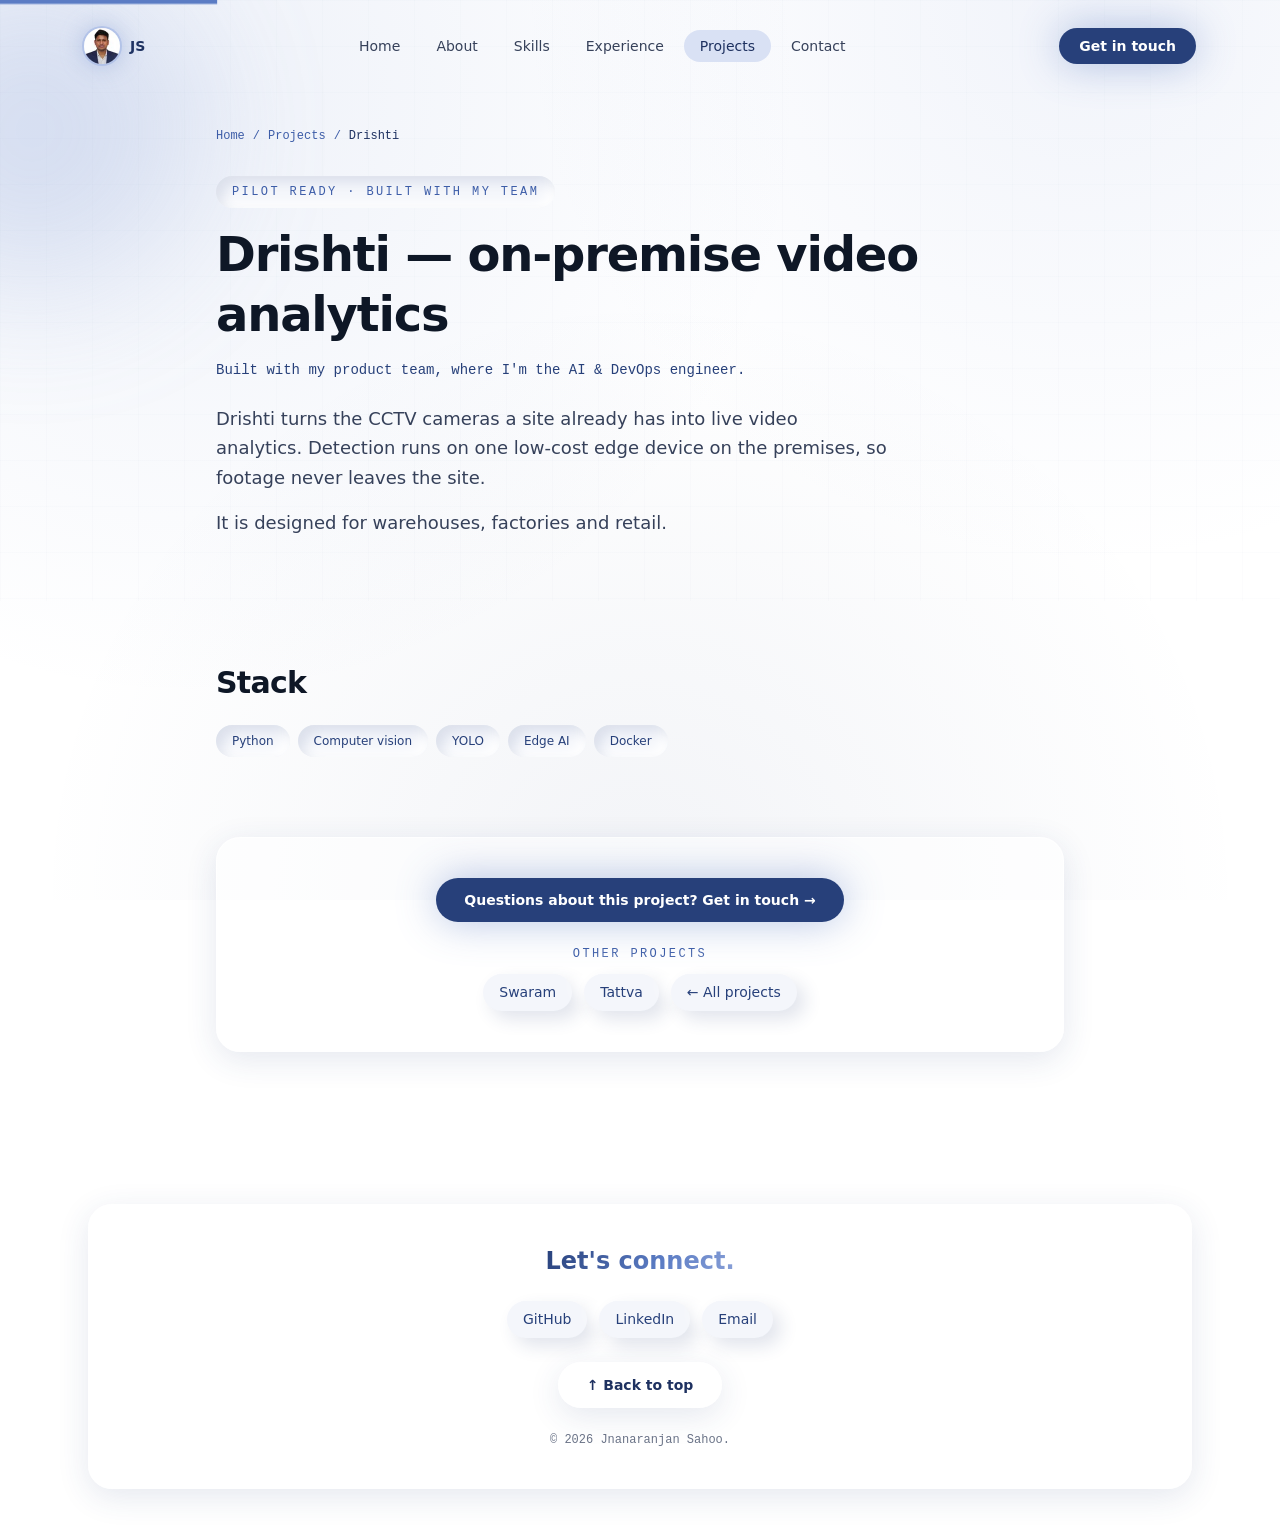
<file: projects/drishti/index.html>
<!DOCTYPE html><html lang="en"><head><meta charset="UTF-8"><meta http-equiv="Content-Security-Policy" content="default-src 'self'; script-src 'self' https://*.googletagmanager.com https://eu-assets.i.posthog.com 'sha256-BF0290pkb3jxQsE7z00xR8Imp8X34FLC88L0lkMnrGw=' 'sha256-Gx5wzatxpX1sfCxLDlWugXoTdo9jmahJKt5zYI8XnHU=' 'sha256-QzWFZi+FLIx23tnm9SBU4aEgx4x8DsuASP07mfqol/c=' 'sha256-Ya0pUYrC7nM5Cn/056TyVuEiz6dFGrzmkWzgON0pF0U='; style-src 'self' 'unsafe-inline' https://fonts.googleapis.com; img-src 'self' data: blob: https://*.google-analytics.com https://*.googletagmanager.com; font-src 'self' https://fonts.gstatic.com; connect-src 'self' https://*.google-analytics.com https://*.analytics.google.com https://*.googletagmanager.com https://api.emailjs.com https://eu.i.posthog.com https://eu-assets.i.posthog.com; object-src 'none'; base-uri 'self'; form-action 'self'"><meta name="viewport" content="width=device-width, initial-scale=1"><meta name="referrer" content="strict-origin-when-cross-origin"><!-- Google Search Console Verification --><meta name="google-site-verification" content="LJMZXdmVCiQdUKfiJmOUua1oV9nctKnxQz4Q51pdkRA"><!-- Primary SEO --><title>Drishti, on-premise video analytics — Jnanaranjan Sahoo</title><meta name="description" content="Drishti plugs into existing CCTV cameras and runs detection on one low-cost edge device, so footage never leaves the site. Built with my product team."><meta name="robots" content="index, follow"><link rel="canonical" href="https://jnana-ai-eng.github.io/projects/drishti/"><!-- Open Graph --><meta property="og:type" content="website"><meta property="og:url" content="https://jnana-ai-eng.github.io/projects/drishti/"><meta property="og:title" content="Drishti, on-premise video analytics — Jnanaranjan Sahoo"><meta property="og:description" content="Drishti plugs into existing CCTV cameras and runs detection on one low-cost edge device, so footage never leaves the site. Built with my product team."><meta property="og:site_name" content="Jnanaranjan Sahoo"><meta property="og:locale" content="en_IN"><meta property="og:image" content="https://jnana-ai-eng.github.io/og/drishti.png"><meta property="og:image:type" content="image/png"><meta property="og:image:width" content="1200"><meta property="og:image:height" content="630"><meta property="og:image:alt" content="Drishti — on-premise video analytics — Jnanaranjan Sahoo"><!-- Twitter / X --><meta name="twitter:card" content="summary_large_image"><meta name="twitter:title" content="Drishti, on-premise video analytics — Jnanaranjan Sahoo"><meta name="twitter:description" content="Drishti plugs into existing CCTV cameras and runs detection on one low-cost edge device, so footage never leaves the site. Built with my product team."><meta name="twitter:image" content="https://jnana-ai-eng.github.io/og/drishti.png"><meta name="twitter:image:alt" content="Drishti — on-premise video analytics — Jnanaranjan Sahoo"><!-- Favicons: "JS" monogram generated at build (src/lib/brand-icons.ts) --><link rel="icon" href="/favicon.ico" sizes="48x48"><link rel="icon" href="/favicon.svg" type="image/svg+xml"><link rel="apple-touch-icon" href="/apple-touch-icon.png"><!-- Google Fonts — Space Grotesk --><link rel="preconnect" href="https://fonts.googleapis.com"><link rel="preconnect" href="https://fonts.gstatic.com" crossorigin><link href="https://fonts.googleapis.com/css2?family=Space+Grotesk:wght@300;400;500;600;700&family=JetBrains+Mono:wght@400;500&display=swap" rel="stylesheet"><!-- Without JavaScript, show what islands render hidden for their entrance animation (KI-37) --><noscript><style>[data-reveal]{opacity:1!important;transform:none!important}</style></noscript><!-- JSON-LD: the home graph (WebSite + ProfilePage + Person) or the page's own --><script type="application/ld+json">{"@context":"https://schema.org","@graph":[{"@type":"WebPage","@id":"https://jnana-ai-eng.github.io/projects/drishti/#webpage","url":"https://jnana-ai-eng.github.io/projects/drishti/","name":"Drishti, on-premise video analytics — Jnanaranjan Sahoo","description":"Drishti plugs into existing CCTV cameras and runs detection on one low-cost edge device, so footage never leaves the site. Built with my product team.","inLanguage":"en","isPartOf":{"@id":"https://jnana-ai-eng.github.io/#website"},"author":{"@id":"https://jnana-ai-eng.github.io/#person"},"breadcrumb":{"@id":"https://jnana-ai-eng.github.io/projects/drishti/#breadcrumb"}},{"@type":"Person","@id":"https://jnana-ai-eng.github.io/#person","name":"Jnanaranjan Sahoo","url":"https://jnana-ai-eng.github.io/"},{"@type":"BreadcrumbList","@id":"https://jnana-ai-eng.github.io/projects/drishti/#breadcrumb","itemListElement":[{"@type":"ListItem","position":1,"name":"Home","item":"https://jnana-ai-eng.github.io/"},{"@type":"ListItem","position":2,"name":"Projects","item":"https://jnana-ai-eng.github.io/projects/"},{"@type":"ListItem","position":3,"name":"Drishti","item":"https://jnana-ai-eng.github.io/projects/drishti/"}]}]}</script><!-- Google Analytics 4 (production host only) --><script>(function(){const id = "G-PBJQWS8THE";
const host = "jnana-ai-eng.github.io";
const ph = {"key":"phc_Auw6awq2EoEH2mXX6vtU2bpZhv2fgCFZgkBYDZHM432u","apiHost":"https://eu.i.posthog.com","site":"github.io","sessionRecording":false};

    window.dataLayer = window.dataLayer || [];
    window.gtag = function () { window.dataLayer.push(arguments); };

    if (location.hostname === host) {
      if (id) {
        var s = document.createElement('script');
        s.async = true;
        s.src = 'https://www.googletagmanager.com/gtag/js?id=' + id;
        document.head.appendChild(s);

        gtag('js', new Date());
        var config = { allow_google_signals: false, allow_ad_personalization_signals: false, cookie_flags: 'secure;samesite=lax' };
        if (/[?&]ga_debug=1(&|$)/.test(location.search)) config.debug_mode = true;
        gtag('config', id, config);
      }

      if (ph.key) {
        // Official PostHog snippet: a queueing stub; init() adds array.js from the -assets host.
        !function(t,e){var o,n,p,r;e.__SV||(window.posthog=e,e._i=[],e.init=function(i,s,a){function g(t,e){var o=e.split(".");2==o.length&&(t=t[o[0]],e=o[1]),t[e]=function(){t.push([e].concat(Array.prototype.slice.call(arguments,0)))}}(p=t.createElement("script")).type="text/javascript",p.crossOrigin="anonymous",p.async=!0,p.src=s.api_host.replace(".i.posthog.com","-assets.i.posthog.com")+"/static/array.js",(r=t.getElementsByTagName("script")[0]).parentNode.insertBefore(p,r);var u=e;for(void 0!==a?u=e[a]=[]:a="posthog",u.people=u.people||[],u.toString=function(t){var e="posthog";return"posthog"!==a&&(e+="."+a),t||(e+=" (stub)"),e},u.people.toString=function(){return u.toString(1)+".people (stub)"},o="init capture register register_once register_for_session unregister unregister_for_session getFeatureFlag getFeatureFlagPayload isFeatureEnabled reloadFeatureFlags updateEarlyAccessFeatureEnrollment getEarlyAccessFeatures on onFeatureFlags onSessionId getSurveys getActiveMatchingSurveys renderSurvey canRenderSurvey getNextSurveyStep setPersonProperties group resetGroups setPersonPropertiesForFlags resetPersonPropertiesForFlags setGroupPropertiesForFlags resetGroupPropertiesForFlags reset get_distinct_id getGroups get_session_id get_session_replay_url alias set_config startSessionRecording stopSessionRecording sessionRecordingStarted captureException loadToolbar get_property getSessionProperty createPersonProfile opt_in_capturing opt_out_capturing has_opted_in_capturing has_opted_out_capturing clear_opt_in_out_capturing debug".split(" "),n=0;n<o.length;n++)g(u,o[n]);e._i.push([i,s,a])},e.__SV=1)}(document,window.posthog||[]);

        // Start on the first interaction, or 3.5 s after load, whichever comes first (A1): PostHog's
        // scripts then never compete with the hero paint.
        var triggers = ['scroll', 'pointerdown', 'keydown', 'touchstart'];
        var started = false;
        var startPostHog = function () {
          if (started) return;
          started = true;
          triggers.forEach(function (t) { window.removeEventListener(t, startPostHog); });
          posthog.init(ph.key, {
            api_host: ph.apiHost,
            person_profiles: 'identified_only',
            secure_cookie: true,
            disable_surveys: true,
            disable_session_recording: !ph.sessionRecording,
            session_recording: { maskAllInputs: true },
            loaded: function (p) { p.register({ site: ph.site }); },
          });
        };
        var arm = function () {
          triggers.forEach(function (t) { window.addEventListener(t, startPostHog, { passive: true }); });
          setTimeout(startPostHog, 3500);
        };
        if (document.readyState === 'complete') arm();
        else window.addEventListener('load', arm);
      }
    }

    function gaLocation(el) {
      var section = el.closest('section[id]');
      if (section) return section.id;
      if (el.closest('footer')) return 'footer'; // before nav: the footer contains a <nav>
      if (el.closest('header, nav')) return 'header';
      return 'page';
    }

    document.addEventListener('click', function (e) {
      var el = e.target instanceof Element ? e.target.closest('[data-ga-event], a[href^="mailto:"]') : null;
      if (!el) return;
      var name = el.getAttribute('data-ga-event') || 'email_click';
      var params = { location: gaLocation(el) };
      var label = el.getAttribute('data-ga-label');
      if (label) params.label = label;
      gtag('event', name, params);
      if (window.posthog && window.posthog.capture) window.posthog.capture(name, params);
    }, true);
  })();</script><link rel="stylesheet" href="/_astro/Layout.BLeGAC4W.css"></head><body><style>astro-island,astro-slot,astro-static-slot{display:contents}</style><script>(()=>{var l=(n,t)=>{let i=async()=>{await(await n())()},e=typeof t.value=="object"?t.value:void 0,s={timeout:e==null?void 0:e.timeout};"requestIdleCallback"in window?window.requestIdleCallback(i,s):setTimeout(i,s.timeout||200)};(self.Astro||(self.Astro={})).idle=l;window.dispatchEvent(new Event("astro:idle"));})();</script><script>(()=>{var g=Object.defineProperty;var w=(a,s,c)=>s in a?g(a,s,{enumerable:!0,configurable:!0,writable:!0,value:c}):a[s]=c;var l=(a,s,c)=>w(a,typeof s!="symbol"?s+"":s,c);var E=new Set(["__proto__","constructor","prototype"]);{let a={0:t=>y(t),1:t=>c(t),2:t=>new RegExp(t),3:t=>new Date(t),4:t=>new Map(c(t)),5:t=>new Set(c(t)),6:t=>BigInt(t),7:t=>new URL(t),8:t=>new Uint8Array(t),9:t=>new Uint16Array(t),10:t=>new Uint32Array(t),11:t=>Number.POSITIVE_INFINITY*t},s=t=>{let[p,e]=t;return p in a?a[p](e):void 0},c=t=>t.map(s),y=t=>typeof t!="object"||t===null?t:Object.fromEntries(Object.entries(t).map(([p,e])=>[p,s(e)]));class f extends HTMLElement{constructor(){super(...arguments);l(this,"Component");l(this,"hydrator");l(this,"hydrate",async()=>{var b;if(!this.hydrator||!this.isConnected)return;let e=(b=this.parentElement)==null?void 0:b.closest("astro-island[ssr]");if(e){e.addEventListener("astro:hydrate",this.hydrate,{once:!0});return}let r=this.querySelectorAll("astro-slot"),n={},d=this.querySelectorAll("template[data-astro-template]");for(let o of d){let i=o.closest(this.tagName);i!=null&&i.isSameNode(this)&&(n[o.getAttribute("data-astro-template")||"default"]=o.innerHTML,o.remove())}for(let o of r){let i=o.closest(this.tagName);i!=null&&i.isSameNode(this)&&(n[o.getAttribute("name")||"default"]=o.innerHTML)}let u;try{u=this.hasAttribute("props")?y(JSON.parse(this.getAttribute("props"))):{}}catch(o){let i=this.getAttribute("component-url")||"<unknown>",v=this.getAttribute("component-export");throw v&&(i+=` (export ${v})`),console.error(`[hydrate] Error parsing props for component ${i}`,this.getAttribute("props"),o),o}let h;await this.hydrator(this)(this.Component,u,n,{client:this.getAttribute("client")}),this.removeAttribute("ssr"),this.dispatchEvent(new CustomEvent("astro:hydrate"))});l(this,"unmount",()=>{this.isConnected||this.dispatchEvent(new CustomEvent("astro:unmount"))})}disconnectedCallback(){document.removeEventListener("astro:after-swap",this.unmount),document.addEventListener("astro:after-swap",this.unmount,{once:!0})}connectedCallback(){if(!this.hasAttribute("await-children")||document.readyState==="interactive"||document.readyState==="complete")this.childrenConnectedCallback();else{let e=()=>{document.removeEventListener("DOMContentLoaded",e),r.disconnect(),this.childrenConnectedCallback()},r=new MutationObserver(()=>{var n;((n=this.lastChild)==null?void 0:n.nodeType)===Node.COMMENT_NODE&&this.lastChild.nodeValue==="astro:end"&&(this.lastChild.remove(),e())});r.observe(this,{childList:!0}),document.addEventListener("DOMContentLoaded",e)}}async childrenConnectedCallback(){let e=this.getAttribute("before-hydration-url");e&&await import(e),this.start()}getRetryImportUrl(e){let r=new URL(e,document.baseURI);return r.searchParams.set("astro-retry",Date.now().toString()),r.toString()}async importWithRetry(e){try{return await import(e)}catch(r){return await new Promise(n=>setTimeout(n,1e3)),import(this.getRetryImportUrl(e))}}handleHydrationError(e){let r=this.getAttribute("component-url"),n=new CustomEvent("astro:hydration-error",{cancelable:!0,bubbles:!0,composed:!0,detail:{error:e,componentUrl:r}});this.dispatchEvent(n)&&console.error(`[astro-island] Error hydrating ${r}`,e)}async start(){let e=JSON.parse(this.getAttribute("opts")),r=this.getAttribute("client");if(Astro[r]===void 0){window.addEventListener(`astro:${r}`,()=>this.start(),{once:!0});return}try{await Astro[r](async()=>{let n=this.getAttribute("renderer-url");try{let[d,{default:u}]=await Promise.all([this.importWithRetry(this.getAttribute("component-url")),n?this.importWithRetry(n):Promise.resolve({default:()=>()=>{}})]),h=this.getAttribute("component-export")||"default";if(h.includes(".")){this.Component=d;for(let m of h.split(".")){if(E.has(m)||!this.Component||typeof this.Component!="object"&&typeof this.Component!="function"||!Object.hasOwn(this.Component,m))throw new Error(`Invalid component export path: ${h}`);this.Component=this.Component[m]}}else{if(E.has(h))throw new Error(`Invalid component export path: ${h}`);this.Component=d[h]}return this.hydrator=u,this.hydrate}catch(d){return this.handleHydrationError(d),()=>{}}},e,this)}catch(n){this.handleHydrationError(n)}}attributeChangedCallback(){this.hydrate()}}l(f,"observedAttributes",["props"]),customElements.get("astro-island")||customElements.define("astro-island",f)}})();</script><astro-island uid="1ba8Qv" prefix="r1" component-url="/_astro/SmoothScroll.Ch_eKSLu.js" component-export="SmoothScroll" renderer-url="/_astro/client.RMePetAg.js" props="{}" ssr client="idle" opts="{&quot;name&quot;:&quot;SmoothScroll&quot;,&quot;value&quot;:true}"></astro-island><script>(()=>{var e=async t=>{await(await t())()};(self.Astro||(self.Astro={})).load=e;window.dispatchEvent(new Event("astro:load"));})();</script><astro-island uid="dtH6D" prefix="r3" component-url="/_astro/NavbarInteractive.BF8Kjd55.js" component-export="NavbarInteractive" renderer-url="/_astro/client.RMePetAg.js" props="{&quot;avatarSrc&quot;:[0,&quot;/_astro/profile.CRkiN90N_22NJSh.webp&quot;],&quot;homeHref&quot;:[0,&quot;/&quot;],&quot;current&quot;:[0,&quot;/projects/&quot;]}" ssr client="load" opts="{&quot;name&quot;:&quot;NavbarInteractive&quot;,&quot;value&quot;:true}" await-children><header class="fixed inset-x-0 top-0 z-50 px-4 pt-4" style="transform:translateY(-80px)"><nav class="mx-auto flex max-w-6xl items-center justify-between rounded-full px-5 py-3 transition-all duration-300 bg-transparent" aria-label="Main navigation"><a href="/" class="group flex items-center gap-2.5" aria-label="Jnanaranjan Sahoo — home"><span class="relative inline-block"><span class="absolute inset-0 rounded-full bg-navy-400/40 blur-md transition-opacity duration-300 group-hover:opacity-100"></span><img src="/_astro/profile.CRkiN90N_22NJSh.webp" alt="Jnanaranjan Sahoo" width="36" height="36" class="relative h-9 w-9 rounded-full object-cover ring-2 ring-navy-200 transition-transform duration-300 group-hover:scale-105"/></span><span class="hidden font-display text-sm font-bold text-navy-700 sm:inline">JS</span></a><ul class="hidden items-center gap-1 md:flex" role="list"><li><a href="/" class="relative rounded-full px-4 py-2 text-sm font-medium transition-colors text-ink-soft hover:bg-navy-50 hover:text-navy-700">Home</a></li><li><a href="/about/" class="relative rounded-full px-4 py-2 text-sm font-medium transition-colors text-ink-soft hover:bg-navy-50 hover:text-navy-700">About</a></li><li><a href="/#skills" class="relative rounded-full px-4 py-2 text-sm font-medium transition-colors text-ink-soft hover:bg-navy-50 hover:text-navy-700">Skills</a></li><li><a href="/experience/" class="relative rounded-full px-4 py-2 text-sm font-medium transition-colors text-ink-soft hover:bg-navy-50 hover:text-navy-700">Experience</a></li><li><a href="/projects/" aria-current="page" class="relative rounded-full px-4 py-2 text-sm font-medium transition-colors text-navy-700"><span class="absolute inset-0 -z-10 rounded-full bg-navy-100"></span>Projects</a></li><li><a href="/contact/" class="relative rounded-full px-4 py-2 text-sm font-medium transition-colors text-ink-soft hover:bg-navy-50 hover:text-navy-700">Contact</a></li></ul><a href="/contact/" data-ga-event="cta_click" data-ga-label="nav_lets_talk" class="hidden rounded-full bg-navy-600 px-5 py-2 text-sm font-semibold text-white shadow-glow transition-colors hover:bg-navy-700 md:inline-block">Get in touch</a><button class="grid h-9 w-9 place-items-center rounded-full glass md:hidden" aria-label="Open menu" aria-expanded="false" aria-controls="mobile-menu"><div class="space-y-1.5" aria-hidden="true"><span class="block h-0.5 w-5 bg-navy-700"></span><span class="block h-0.5 w-5 bg-navy-700"></span></div></button></nav></header><div class="fixed inset-x-0 top-0 z-[60] h-1 origin-left bg-gradient-to-r from-navy-400 to-sky" aria-hidden="true" style="transform:scaleX(0)"></div><!--astro:end--></astro-island><!-- Fallback static nav shell for search crawlers / non-JS users --><noscript><div class="fixed inset-x-0 top-0 z-50 bg-white/90 px-6 py-4 backdrop-blur shadow-sm"><div class="mx-auto flex max-w-6xl items-center justify-between"><a href="/" class="font-display font-bold text-navy-700">Jnanaranjan Sahoo</a><ul class="flex items-center gap-4 text-sm font-medium"><li><a href="/" class="text-ink-soft hover:text-navy-700">Home</a></li><li><a href="/about/" class="text-ink-soft hover:text-navy-700">About</a></li><li><a href="/#skills" class="text-ink-soft hover:text-navy-700">Skills</a></li><li><a href="/experience/" class="text-ink-soft hover:text-navy-700">Experience</a></li><li><a href="/projects/" aria-current="page" class="text-ink-soft hover:text-navy-700">Projects</a></li><li><a href="/contact/" class="text-ink-soft hover:text-navy-700">Contact</a></li></ul></div></div></noscript><main id="main-content"><section id="overview" class="relative overflow-hidden pb-12 sm:pb-16"><div class="pointer-events-none absolute inset-0 -z-10" aria-hidden="true"><div class="glow-orb left-[-10%] top-[-5%] h-80 w-80 bg-navy-300/50"></div><div class="absolute inset-0 bg-grid-light bg-[size:46px_46px] opacity-30"></div></div><nav aria-label="Breadcrumb" class="mx-auto px-6 pt-28 sm:pt-32 max-w-4xl"><ol class="flex flex-wrap items-center gap-2 font-mono text-xs text-navy-500"><li><a href="/" class="hover:text-navy-700">Home</a><span class="ml-2" aria-hidden="true">/</span></li><li><a href="/projects/" class="hover:text-navy-700">Projects</a><span class="ml-2" aria-hidden="true">/</span></li><li><span aria-current="page" class="text-navy-700">Drishti</span></li></ol></nav><div class="mx-auto max-w-4xl px-6"><span data-project-status="Pilot ready · built with my team" class="chip neu-inset mt-8 font-mono text-xs uppercase tracking-[0.2em] text-navy-500">Pilot ready · built with my team</span><h1 class="mt-4 font-display text-4xl font-bold leading-tight tracking-tight text-ink sm:text-5xl">Drishti — on-premise video analytics</h1><p class="mt-4 font-mono text-sm text-navy-600">Built with my product team, where I&#39;m the AI &amp; DevOps engineer.</p><div class="mt-6 max-w-2xl space-y-4 text-base leading-relaxed text-ink-soft sm:text-lg"><p>Drishti turns the CCTV cameras a site already has into live video analytics. Detection runs on one low-cost edge device on the premises, so footage never leaves the site.</p><p>It is designed for warehouses, factories and retail.</p></div></div></section><section id="stack" class="mx-auto max-w-4xl px-6 py-12 sm:py-16"><h2 class="font-display text-2xl font-bold tracking-tight text-ink sm:text-3xl">Stack</h2><ul data-project-stack class="mt-6 flex flex-wrap gap-2" role="list"><li class="chip neu-inset text-xs text-navy-600">Python</li><li class="chip neu-inset text-xs text-navy-600">Computer vision</li><li class="chip neu-inset text-xs text-navy-600">YOLO</li><li class="chip neu-inset text-xs text-navy-600">Edge AI</li><li class="chip neu-inset text-xs text-navy-600">Docker</li></ul></section><section id="next" class="mx-auto max-w-4xl px-6 pt-4 pb-20 sm:pb-28"><div class="glass flex flex-col items-center gap-6 rounded-3xl p-8 text-center sm:p-10"><a href="/contact/" data-ga-event="cta_click" data-ga-label="drishti_page_contact" class="relative inline-flex items-center justify-center gap-2 rounded-full px-7 py-3 text-sm font-semibold transition-colors duration-300 bg-navy-600 text-white shadow-glow hover:bg-navy-700">Questions about this project? Get in touch →</a><nav aria-label="Other projects"><p class="font-mono text-xs uppercase tracking-[0.2em] text-navy-500">Other projects</p><ul class="mt-3 flex flex-wrap justify-center gap-3"><li><a href="/projects/swaram/" class="chip neu text-navy-600 transition-colors hover:text-navy-800">Swaram</a></li><li><a href="/projects/tattva/" class="chip neu text-navy-600 transition-colors hover:text-navy-800">Tattva</a></li><li><a href="/projects/" class="chip neu text-navy-600 transition-colors hover:text-navy-800">← All projects</a></li></ul></nav></div></section></main><footer class="relative mx-auto max-w-6xl px-6 pb-12 pt-10"><div class="glass flex flex-col items-center gap-6 rounded-3xl px-6 py-8 text-center sm:px-8 sm:py-10"><p class="font-display text-2xl font-bold gradient-text">Let's connect.</p><nav aria-label="Social links" class="flex flex-wrap items-center justify-center gap-3"><a href="https://github.com/jnana-ai-eng" class="chip neu text-navy-600 hover:text-navy-800 transition-colors" target="_blank" rel="noopener noreferrer">GitHub</a><a href="https://www.linkedin.com/in/jnanaranjan-sahoo" class="chip neu text-navy-600 hover:text-navy-800 transition-colors" target="_blank" rel="noopener noreferrer">LinkedIn</a><a href="mailto:sahoojnana3002@gmail.com" class="chip neu text-navy-600 hover:text-navy-800 transition-colors">Email</a></nav><a href="#main-content" class="relative inline-flex items-center justify-center gap-2 rounded-full px-7 py-3 text-sm font-semibold transition-colors duration-300 glass text-navy-700 hover:text-navy-900">↑ Back to top</a><p class="font-mono text-xs text-ink-muted">&copy; 2026 Jnanaranjan Sahoo.</p></div></footer></body></html>
</file>
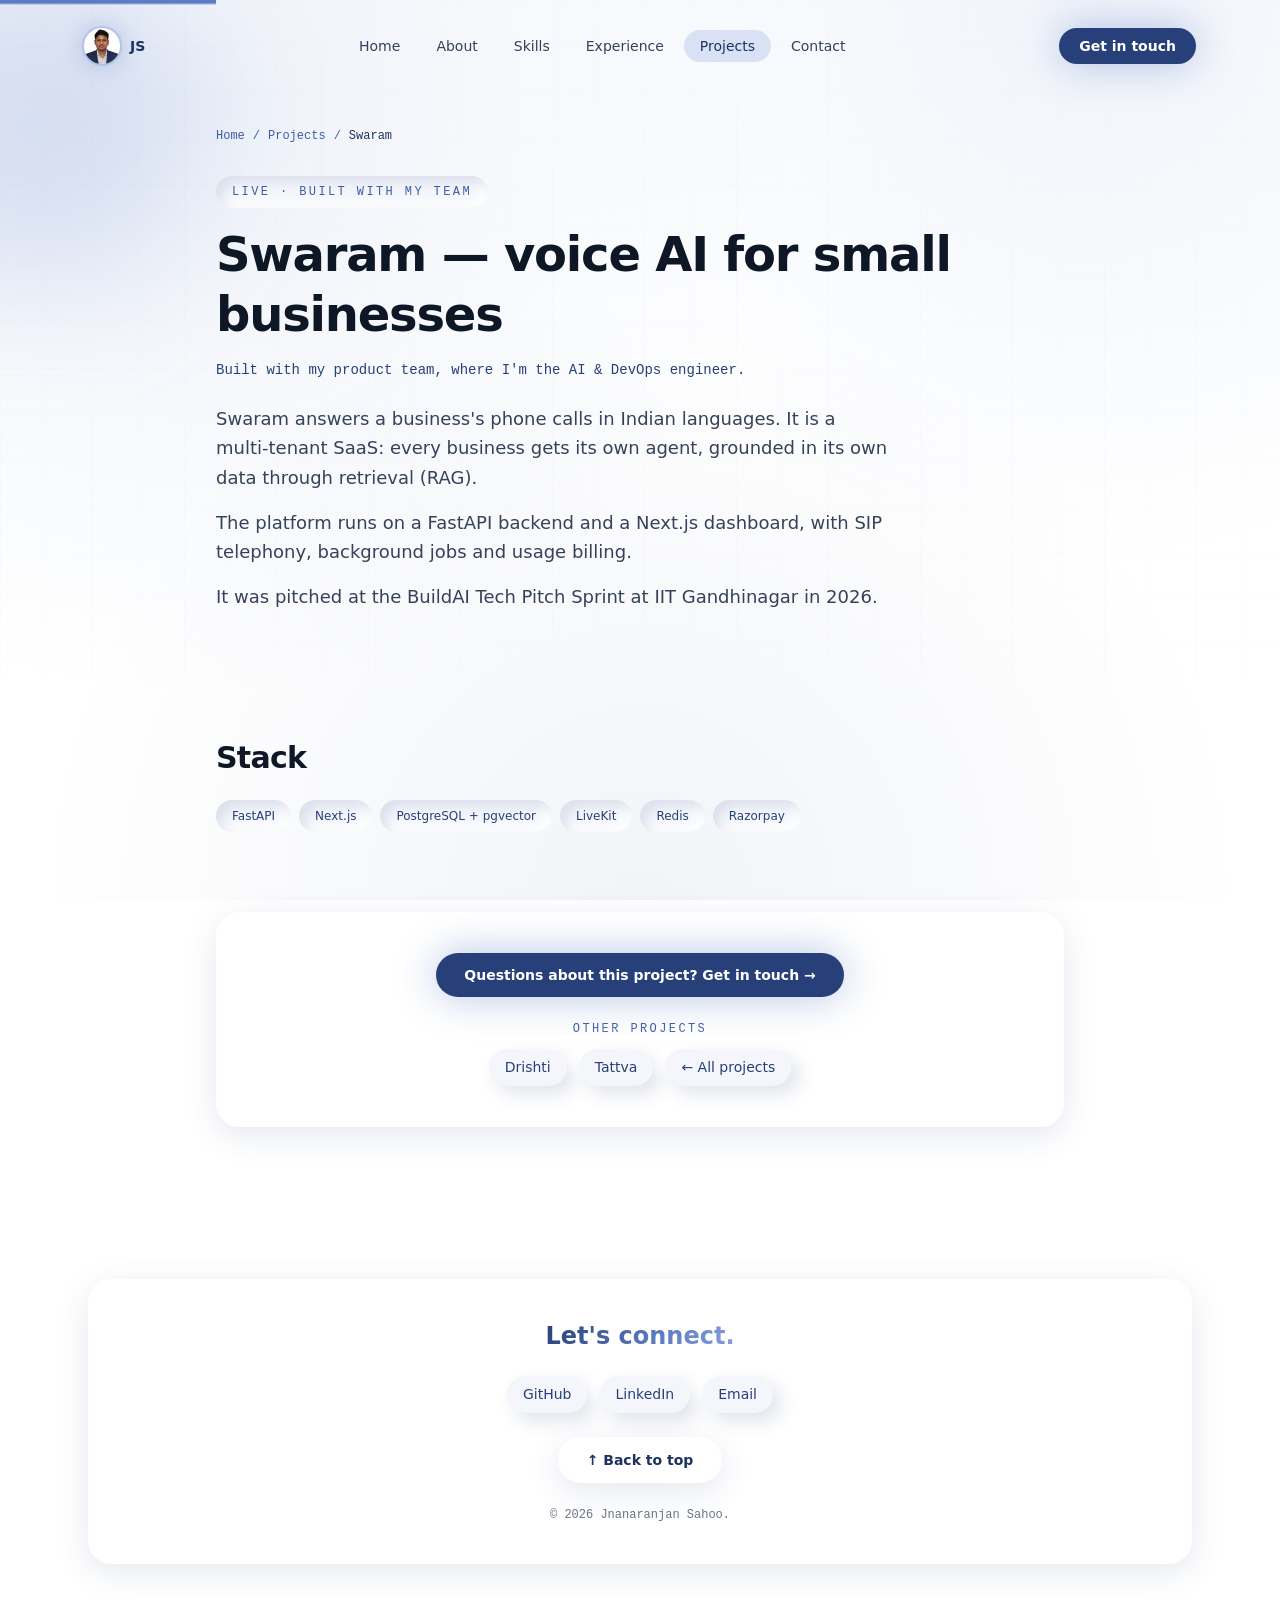
<file: projects/swaram/index.html>
<!DOCTYPE html><html lang="en"><head><meta charset="UTF-8"><meta http-equiv="Content-Security-Policy" content="default-src 'self'; script-src 'self' https://*.googletagmanager.com https://eu-assets.i.posthog.com 'sha256-BF0290pkb3jxQsE7z00xR8Imp8X34FLC88L0lkMnrGw=' 'sha256-Gx5wzatxpX1sfCxLDlWugXoTdo9jmahJKt5zYI8XnHU=' 'sha256-QzWFZi+FLIx23tnm9SBU4aEgx4x8DsuASP07mfqol/c=' 'sha256-Ya0pUYrC7nM5Cn/056TyVuEiz6dFGrzmkWzgON0pF0U='; style-src 'self' 'unsafe-inline' https://fonts.googleapis.com; img-src 'self' data: blob: https://*.google-analytics.com https://*.googletagmanager.com; font-src 'self' https://fonts.gstatic.com; connect-src 'self' https://*.google-analytics.com https://*.analytics.google.com https://*.googletagmanager.com https://api.emailjs.com https://eu.i.posthog.com https://eu-assets.i.posthog.com; object-src 'none'; base-uri 'self'; form-action 'self'"><meta name="viewport" content="width=device-width, initial-scale=1"><meta name="referrer" content="strict-origin-when-cross-origin"><!-- Google Search Console Verification --><meta name="google-site-verification" content="LJMZXdmVCiQdUKfiJmOUua1oV9nctKnxQz4Q51pdkRA"><!-- Primary SEO --><title>Swaram, voice AI for small businesses — Jnanaranjan Sahoo</title><meta name="description" content="Swaram is a multi-tenant SaaS that answers business phone calls in Indian languages, with RAG over each business's own data. Built with my product team."><meta name="robots" content="index, follow"><link rel="canonical" href="https://jnana-ai-eng.github.io/projects/swaram/"><!-- Open Graph --><meta property="og:type" content="website"><meta property="og:url" content="https://jnana-ai-eng.github.io/projects/swaram/"><meta property="og:title" content="Swaram, voice AI for small businesses — Jnanaranjan Sahoo"><meta property="og:description" content="Swaram is a multi-tenant SaaS that answers business phone calls in Indian languages, with RAG over each business's own data. Built with my product team."><meta property="og:site_name" content="Jnanaranjan Sahoo"><meta property="og:locale" content="en_IN"><meta property="og:image" content="https://jnana-ai-eng.github.io/og/swaram.png"><meta property="og:image:type" content="image/png"><meta property="og:image:width" content="1200"><meta property="og:image:height" content="630"><meta property="og:image:alt" content="Swaram — voice AI for small businesses — Jnanaranjan Sahoo"><!-- Twitter / X --><meta name="twitter:card" content="summary_large_image"><meta name="twitter:title" content="Swaram, voice AI for small businesses — Jnanaranjan Sahoo"><meta name="twitter:description" content="Swaram is a multi-tenant SaaS that answers business phone calls in Indian languages, with RAG over each business's own data. Built with my product team."><meta name="twitter:image" content="https://jnana-ai-eng.github.io/og/swaram.png"><meta name="twitter:image:alt" content="Swaram — voice AI for small businesses — Jnanaranjan Sahoo"><!-- Favicons: "JS" monogram generated at build (src/lib/brand-icons.ts) --><link rel="icon" href="/favicon.ico" sizes="48x48"><link rel="icon" href="/favicon.svg" type="image/svg+xml"><link rel="apple-touch-icon" href="/apple-touch-icon.png"><!-- Google Fonts — Space Grotesk --><link rel="preconnect" href="https://fonts.googleapis.com"><link rel="preconnect" href="https://fonts.gstatic.com" crossorigin><link href="https://fonts.googleapis.com/css2?family=Space+Grotesk:wght@300;400;500;600;700&family=JetBrains+Mono:wght@400;500&display=swap" rel="stylesheet"><!-- Without JavaScript, show what islands render hidden for their entrance animation (KI-37) --><noscript><style>[data-reveal]{opacity:1!important;transform:none!important}</style></noscript><!-- JSON-LD: the home graph (WebSite + ProfilePage + Person) or the page's own --><script type="application/ld+json">{"@context":"https://schema.org","@graph":[{"@type":"WebPage","@id":"https://jnana-ai-eng.github.io/projects/swaram/#webpage","url":"https://jnana-ai-eng.github.io/projects/swaram/","name":"Swaram, voice AI for small businesses — Jnanaranjan Sahoo","description":"Swaram is a multi-tenant SaaS that answers business phone calls in Indian languages, with RAG over each business's own data. Built with my product team.","inLanguage":"en","isPartOf":{"@id":"https://jnana-ai-eng.github.io/#website"},"author":{"@id":"https://jnana-ai-eng.github.io/#person"},"breadcrumb":{"@id":"https://jnana-ai-eng.github.io/projects/swaram/#breadcrumb"}},{"@type":"Person","@id":"https://jnana-ai-eng.github.io/#person","name":"Jnanaranjan Sahoo","url":"https://jnana-ai-eng.github.io/"},{"@type":"BreadcrumbList","@id":"https://jnana-ai-eng.github.io/projects/swaram/#breadcrumb","itemListElement":[{"@type":"ListItem","position":1,"name":"Home","item":"https://jnana-ai-eng.github.io/"},{"@type":"ListItem","position":2,"name":"Projects","item":"https://jnana-ai-eng.github.io/projects/"},{"@type":"ListItem","position":3,"name":"Swaram","item":"https://jnana-ai-eng.github.io/projects/swaram/"}]}]}</script><!-- Google Analytics 4 (production host only) --><script>(function(){const id = "G-PBJQWS8THE";
const host = "jnana-ai-eng.github.io";
const ph = {"key":"phc_Auw6awq2EoEH2mXX6vtU2bpZhv2fgCFZgkBYDZHM432u","apiHost":"https://eu.i.posthog.com","site":"github.io","sessionRecording":false};

    window.dataLayer = window.dataLayer || [];
    window.gtag = function () { window.dataLayer.push(arguments); };

    if (location.hostname === host) {
      if (id) {
        var s = document.createElement('script');
        s.async = true;
        s.src = 'https://www.googletagmanager.com/gtag/js?id=' + id;
        document.head.appendChild(s);

        gtag('js', new Date());
        var config = { allow_google_signals: false, allow_ad_personalization_signals: false, cookie_flags: 'secure;samesite=lax' };
        if (/[?&]ga_debug=1(&|$)/.test(location.search)) config.debug_mode = true;
        gtag('config', id, config);
      }

      if (ph.key) {
        // Official PostHog snippet: a queueing stub; init() adds array.js from the -assets host.
        !function(t,e){var o,n,p,r;e.__SV||(window.posthog=e,e._i=[],e.init=function(i,s,a){function g(t,e){var o=e.split(".");2==o.length&&(t=t[o[0]],e=o[1]),t[e]=function(){t.push([e].concat(Array.prototype.slice.call(arguments,0)))}}(p=t.createElement("script")).type="text/javascript",p.crossOrigin="anonymous",p.async=!0,p.src=s.api_host.replace(".i.posthog.com","-assets.i.posthog.com")+"/static/array.js",(r=t.getElementsByTagName("script")[0]).parentNode.insertBefore(p,r);var u=e;for(void 0!==a?u=e[a]=[]:a="posthog",u.people=u.people||[],u.toString=function(t){var e="posthog";return"posthog"!==a&&(e+="."+a),t||(e+=" (stub)"),e},u.people.toString=function(){return u.toString(1)+".people (stub)"},o="init capture register register_once register_for_session unregister unregister_for_session getFeatureFlag getFeatureFlagPayload isFeatureEnabled reloadFeatureFlags updateEarlyAccessFeatureEnrollment getEarlyAccessFeatures on onFeatureFlags onSessionId getSurveys getActiveMatchingSurveys renderSurvey canRenderSurvey getNextSurveyStep setPersonProperties group resetGroups setPersonPropertiesForFlags resetPersonPropertiesForFlags setGroupPropertiesForFlags resetGroupPropertiesForFlags reset get_distinct_id getGroups get_session_id get_session_replay_url alias set_config startSessionRecording stopSessionRecording sessionRecordingStarted captureException loadToolbar get_property getSessionProperty createPersonProfile opt_in_capturing opt_out_capturing has_opted_in_capturing has_opted_out_capturing clear_opt_in_out_capturing debug".split(" "),n=0;n<o.length;n++)g(u,o[n]);e._i.push([i,s,a])},e.__SV=1)}(document,window.posthog||[]);

        // Start on the first interaction, or 3.5 s after load, whichever comes first (A1): PostHog's
        // scripts then never compete with the hero paint.
        var triggers = ['scroll', 'pointerdown', 'keydown', 'touchstart'];
        var started = false;
        var startPostHog = function () {
          if (started) return;
          started = true;
          triggers.forEach(function (t) { window.removeEventListener(t, startPostHog); });
          posthog.init(ph.key, {
            api_host: ph.apiHost,
            person_profiles: 'identified_only',
            secure_cookie: true,
            disable_surveys: true,
            disable_session_recording: !ph.sessionRecording,
            session_recording: { maskAllInputs: true },
            loaded: function (p) { p.register({ site: ph.site }); },
          });
        };
        var arm = function () {
          triggers.forEach(function (t) { window.addEventListener(t, startPostHog, { passive: true }); });
          setTimeout(startPostHog, 3500);
        };
        if (document.readyState === 'complete') arm();
        else window.addEventListener('load', arm);
      }
    }

    function gaLocation(el) {
      var section = el.closest('section[id]');
      if (section) return section.id;
      if (el.closest('footer')) return 'footer'; // before nav: the footer contains a <nav>
      if (el.closest('header, nav')) return 'header';
      return 'page';
    }

    document.addEventListener('click', function (e) {
      var el = e.target instanceof Element ? e.target.closest('[data-ga-event], a[href^="mailto:"]') : null;
      if (!el) return;
      var name = el.getAttribute('data-ga-event') || 'email_click';
      var params = { location: gaLocation(el) };
      var label = el.getAttribute('data-ga-label');
      if (label) params.label = label;
      gtag('event', name, params);
      if (window.posthog && window.posthog.capture) window.posthog.capture(name, params);
    }, true);
  })();</script><link rel="stylesheet" href="/_astro/Layout.BLeGAC4W.css"></head><body><style>astro-island,astro-slot,astro-static-slot{display:contents}</style><script>(()=>{var l=(n,t)=>{let i=async()=>{await(await n())()},e=typeof t.value=="object"?t.value:void 0,s={timeout:e==null?void 0:e.timeout};"requestIdleCallback"in window?window.requestIdleCallback(i,s):setTimeout(i,s.timeout||200)};(self.Astro||(self.Astro={})).idle=l;window.dispatchEvent(new Event("astro:idle"));})();</script><script>(()=>{var g=Object.defineProperty;var w=(a,s,c)=>s in a?g(a,s,{enumerable:!0,configurable:!0,writable:!0,value:c}):a[s]=c;var l=(a,s,c)=>w(a,typeof s!="symbol"?s+"":s,c);var E=new Set(["__proto__","constructor","prototype"]);{let a={0:t=>y(t),1:t=>c(t),2:t=>new RegExp(t),3:t=>new Date(t),4:t=>new Map(c(t)),5:t=>new Set(c(t)),6:t=>BigInt(t),7:t=>new URL(t),8:t=>new Uint8Array(t),9:t=>new Uint16Array(t),10:t=>new Uint32Array(t),11:t=>Number.POSITIVE_INFINITY*t},s=t=>{let[p,e]=t;return p in a?a[p](e):void 0},c=t=>t.map(s),y=t=>typeof t!="object"||t===null?t:Object.fromEntries(Object.entries(t).map(([p,e])=>[p,s(e)]));class f extends HTMLElement{constructor(){super(...arguments);l(this,"Component");l(this,"hydrator");l(this,"hydrate",async()=>{var b;if(!this.hydrator||!this.isConnected)return;let e=(b=this.parentElement)==null?void 0:b.closest("astro-island[ssr]");if(e){e.addEventListener("astro:hydrate",this.hydrate,{once:!0});return}let r=this.querySelectorAll("astro-slot"),n={},d=this.querySelectorAll("template[data-astro-template]");for(let o of d){let i=o.closest(this.tagName);i!=null&&i.isSameNode(this)&&(n[o.getAttribute("data-astro-template")||"default"]=o.innerHTML,o.remove())}for(let o of r){let i=o.closest(this.tagName);i!=null&&i.isSameNode(this)&&(n[o.getAttribute("name")||"default"]=o.innerHTML)}let u;try{u=this.hasAttribute("props")?y(JSON.parse(this.getAttribute("props"))):{}}catch(o){let i=this.getAttribute("component-url")||"<unknown>",v=this.getAttribute("component-export");throw v&&(i+=` (export ${v})`),console.error(`[hydrate] Error parsing props for component ${i}`,this.getAttribute("props"),o),o}let h;await this.hydrator(this)(this.Component,u,n,{client:this.getAttribute("client")}),this.removeAttribute("ssr"),this.dispatchEvent(new CustomEvent("astro:hydrate"))});l(this,"unmount",()=>{this.isConnected||this.dispatchEvent(new CustomEvent("astro:unmount"))})}disconnectedCallback(){document.removeEventListener("astro:after-swap",this.unmount),document.addEventListener("astro:after-swap",this.unmount,{once:!0})}connectedCallback(){if(!this.hasAttribute("await-children")||document.readyState==="interactive"||document.readyState==="complete")this.childrenConnectedCallback();else{let e=()=>{document.removeEventListener("DOMContentLoaded",e),r.disconnect(),this.childrenConnectedCallback()},r=new MutationObserver(()=>{var n;((n=this.lastChild)==null?void 0:n.nodeType)===Node.COMMENT_NODE&&this.lastChild.nodeValue==="astro:end"&&(this.lastChild.remove(),e())});r.observe(this,{childList:!0}),document.addEventListener("DOMContentLoaded",e)}}async childrenConnectedCallback(){let e=this.getAttribute("before-hydration-url");e&&await import(e),this.start()}getRetryImportUrl(e){let r=new URL(e,document.baseURI);return r.searchParams.set("astro-retry",Date.now().toString()),r.toString()}async importWithRetry(e){try{return await import(e)}catch(r){return await new Promise(n=>setTimeout(n,1e3)),import(this.getRetryImportUrl(e))}}handleHydrationError(e){let r=this.getAttribute("component-url"),n=new CustomEvent("astro:hydration-error",{cancelable:!0,bubbles:!0,composed:!0,detail:{error:e,componentUrl:r}});this.dispatchEvent(n)&&console.error(`[astro-island] Error hydrating ${r}`,e)}async start(){let e=JSON.parse(this.getAttribute("opts")),r=this.getAttribute("client");if(Astro[r]===void 0){window.addEventListener(`astro:${r}`,()=>this.start(),{once:!0});return}try{await Astro[r](async()=>{let n=this.getAttribute("renderer-url");try{let[d,{default:u}]=await Promise.all([this.importWithRetry(this.getAttribute("component-url")),n?this.importWithRetry(n):Promise.resolve({default:()=>()=>{}})]),h=this.getAttribute("component-export")||"default";if(h.includes(".")){this.Component=d;for(let m of h.split(".")){if(E.has(m)||!this.Component||typeof this.Component!="object"&&typeof this.Component!="function"||!Object.hasOwn(this.Component,m))throw new Error(`Invalid component export path: ${h}`);this.Component=this.Component[m]}}else{if(E.has(h))throw new Error(`Invalid component export path: ${h}`);this.Component=d[h]}return this.hydrator=u,this.hydrate}catch(d){return this.handleHydrationError(d),()=>{}}},e,this)}catch(n){this.handleHydrationError(n)}}attributeChangedCallback(){this.hydrate()}}l(f,"observedAttributes",["props"]),customElements.get("astro-island")||customElements.define("astro-island",f)}})();</script><astro-island uid="1ba8Qv" prefix="r1" component-url="/_astro/SmoothScroll.Ch_eKSLu.js" component-export="SmoothScroll" renderer-url="/_astro/client.RMePetAg.js" props="{}" ssr client="idle" opts="{&quot;name&quot;:&quot;SmoothScroll&quot;,&quot;value&quot;:true}"></astro-island><script>(()=>{var e=async t=>{await(await t())()};(self.Astro||(self.Astro={})).load=e;window.dispatchEvent(new Event("astro:load"));})();</script><astro-island uid="dtH6D" prefix="r3" component-url="/_astro/NavbarInteractive.BF8Kjd55.js" component-export="NavbarInteractive" renderer-url="/_astro/client.RMePetAg.js" props="{&quot;avatarSrc&quot;:[0,&quot;/_astro/profile.CRkiN90N_22NJSh.webp&quot;],&quot;homeHref&quot;:[0,&quot;/&quot;],&quot;current&quot;:[0,&quot;/projects/&quot;]}" ssr client="load" opts="{&quot;name&quot;:&quot;NavbarInteractive&quot;,&quot;value&quot;:true}" await-children><header class="fixed inset-x-0 top-0 z-50 px-4 pt-4" style="transform:translateY(-80px)"><nav class="mx-auto flex max-w-6xl items-center justify-between rounded-full px-5 py-3 transition-all duration-300 bg-transparent" aria-label="Main navigation"><a href="/" class="group flex items-center gap-2.5" aria-label="Jnanaranjan Sahoo — home"><span class="relative inline-block"><span class="absolute inset-0 rounded-full bg-navy-400/40 blur-md transition-opacity duration-300 group-hover:opacity-100"></span><img src="/_astro/profile.CRkiN90N_22NJSh.webp" alt="Jnanaranjan Sahoo" width="36" height="36" class="relative h-9 w-9 rounded-full object-cover ring-2 ring-navy-200 transition-transform duration-300 group-hover:scale-105"/></span><span class="hidden font-display text-sm font-bold text-navy-700 sm:inline">JS</span></a><ul class="hidden items-center gap-1 md:flex" role="list"><li><a href="/" class="relative rounded-full px-4 py-2 text-sm font-medium transition-colors text-ink-soft hover:bg-navy-50 hover:text-navy-700">Home</a></li><li><a href="/about/" class="relative rounded-full px-4 py-2 text-sm font-medium transition-colors text-ink-soft hover:bg-navy-50 hover:text-navy-700">About</a></li><li><a href="/#skills" class="relative rounded-full px-4 py-2 text-sm font-medium transition-colors text-ink-soft hover:bg-navy-50 hover:text-navy-700">Skills</a></li><li><a href="/experience/" class="relative rounded-full px-4 py-2 text-sm font-medium transition-colors text-ink-soft hover:bg-navy-50 hover:text-navy-700">Experience</a></li><li><a href="/projects/" aria-current="page" class="relative rounded-full px-4 py-2 text-sm font-medium transition-colors text-navy-700"><span class="absolute inset-0 -z-10 rounded-full bg-navy-100"></span>Projects</a></li><li><a href="/contact/" class="relative rounded-full px-4 py-2 text-sm font-medium transition-colors text-ink-soft hover:bg-navy-50 hover:text-navy-700">Contact</a></li></ul><a href="/contact/" data-ga-event="cta_click" data-ga-label="nav_lets_talk" class="hidden rounded-full bg-navy-600 px-5 py-2 text-sm font-semibold text-white shadow-glow transition-colors hover:bg-navy-700 md:inline-block">Get in touch</a><button class="grid h-9 w-9 place-items-center rounded-full glass md:hidden" aria-label="Open menu" aria-expanded="false" aria-controls="mobile-menu"><div class="space-y-1.5" aria-hidden="true"><span class="block h-0.5 w-5 bg-navy-700"></span><span class="block h-0.5 w-5 bg-navy-700"></span></div></button></nav></header><div class="fixed inset-x-0 top-0 z-[60] h-1 origin-left bg-gradient-to-r from-navy-400 to-sky" aria-hidden="true" style="transform:scaleX(0)"></div><!--astro:end--></astro-island><!-- Fallback static nav shell for search crawlers / non-JS users --><noscript><div class="fixed inset-x-0 top-0 z-50 bg-white/90 px-6 py-4 backdrop-blur shadow-sm"><div class="mx-auto flex max-w-6xl items-center justify-between"><a href="/" class="font-display font-bold text-navy-700">Jnanaranjan Sahoo</a><ul class="flex items-center gap-4 text-sm font-medium"><li><a href="/" class="text-ink-soft hover:text-navy-700">Home</a></li><li><a href="/about/" class="text-ink-soft hover:text-navy-700">About</a></li><li><a href="/#skills" class="text-ink-soft hover:text-navy-700">Skills</a></li><li><a href="/experience/" class="text-ink-soft hover:text-navy-700">Experience</a></li><li><a href="/projects/" aria-current="page" class="text-ink-soft hover:text-navy-700">Projects</a></li><li><a href="/contact/" class="text-ink-soft hover:text-navy-700">Contact</a></li></ul></div></div></noscript><main id="main-content"><section id="overview" class="relative overflow-hidden pb-12 sm:pb-16"><div class="pointer-events-none absolute inset-0 -z-10" aria-hidden="true"><div class="glow-orb left-[-10%] top-[-5%] h-80 w-80 bg-navy-300/50"></div><div class="absolute inset-0 bg-grid-light bg-[size:46px_46px] opacity-30"></div></div><nav aria-label="Breadcrumb" class="mx-auto px-6 pt-28 sm:pt-32 max-w-4xl"><ol class="flex flex-wrap items-center gap-2 font-mono text-xs text-navy-500"><li><a href="/" class="hover:text-navy-700">Home</a><span class="ml-2" aria-hidden="true">/</span></li><li><a href="/projects/" class="hover:text-navy-700">Projects</a><span class="ml-2" aria-hidden="true">/</span></li><li><span aria-current="page" class="text-navy-700">Swaram</span></li></ol></nav><div class="mx-auto max-w-4xl px-6"><span data-project-status="Live · built with my team" class="chip neu-inset mt-8 font-mono text-xs uppercase tracking-[0.2em] text-navy-500">Live · built with my team</span><h1 class="mt-4 font-display text-4xl font-bold leading-tight tracking-tight text-ink sm:text-5xl">Swaram — voice AI for small businesses</h1><p class="mt-4 font-mono text-sm text-navy-600">Built with my product team, where I&#39;m the AI &amp; DevOps engineer.</p><div class="mt-6 max-w-2xl space-y-4 text-base leading-relaxed text-ink-soft sm:text-lg"><p>Swaram answers a business&#39;s phone calls in Indian languages. It is a multi-tenant SaaS: every business gets its own agent, grounded in its own data through retrieval (RAG).</p><p>The platform runs on a FastAPI backend and a Next.js dashboard, with SIP telephony, background jobs and usage billing.</p><p>It was pitched at the BuildAI Tech Pitch Sprint at IIT Gandhinagar in 2026.</p></div></div></section><section id="stack" class="mx-auto max-w-4xl px-6 py-12 sm:py-16"><h2 class="font-display text-2xl font-bold tracking-tight text-ink sm:text-3xl">Stack</h2><ul data-project-stack class="mt-6 flex flex-wrap gap-2" role="list"><li class="chip neu-inset text-xs text-navy-600">FastAPI</li><li class="chip neu-inset text-xs text-navy-600">Next.js</li><li class="chip neu-inset text-xs text-navy-600">PostgreSQL + pgvector</li><li class="chip neu-inset text-xs text-navy-600">LiveKit</li><li class="chip neu-inset text-xs text-navy-600">Redis</li><li class="chip neu-inset text-xs text-navy-600">Razorpay</li></ul></section><section id="next" class="mx-auto max-w-4xl px-6 pt-4 pb-20 sm:pb-28"><div class="glass flex flex-col items-center gap-6 rounded-3xl p-8 text-center sm:p-10"><a href="/contact/" data-ga-event="cta_click" data-ga-label="swaram_page_contact" class="relative inline-flex items-center justify-center gap-2 rounded-full px-7 py-3 text-sm font-semibold transition-colors duration-300 bg-navy-600 text-white shadow-glow hover:bg-navy-700">Questions about this project? Get in touch →</a><nav aria-label="Other projects"><p class="font-mono text-xs uppercase tracking-[0.2em] text-navy-500">Other projects</p><ul class="mt-3 flex flex-wrap justify-center gap-3"><li><a href="/projects/drishti/" class="chip neu text-navy-600 transition-colors hover:text-navy-800">Drishti</a></li><li><a href="/projects/tattva/" class="chip neu text-navy-600 transition-colors hover:text-navy-800">Tattva</a></li><li><a href="/projects/" class="chip neu text-navy-600 transition-colors hover:text-navy-800">← All projects</a></li></ul></nav></div></section></main><footer class="relative mx-auto max-w-6xl px-6 pb-12 pt-10"><div class="glass flex flex-col items-center gap-6 rounded-3xl px-6 py-8 text-center sm:px-8 sm:py-10"><p class="font-display text-2xl font-bold gradient-text">Let's connect.</p><nav aria-label="Social links" class="flex flex-wrap items-center justify-center gap-3"><a href="https://github.com/jnana-ai-eng" class="chip neu text-navy-600 hover:text-navy-800 transition-colors" target="_blank" rel="noopener noreferrer">GitHub</a><a href="https://www.linkedin.com/in/jnanaranjan-sahoo" class="chip neu text-navy-600 hover:text-navy-800 transition-colors" target="_blank" rel="noopener noreferrer">LinkedIn</a><a href="mailto:sahoojnana3002@gmail.com" class="chip neu text-navy-600 hover:text-navy-800 transition-colors">Email</a></nav><a href="#main-content" class="relative inline-flex items-center justify-center gap-2 rounded-full px-7 py-3 text-sm font-semibold transition-colors duration-300 glass text-navy-700 hover:text-navy-900">↑ Back to top</a><p class="font-mono text-xs text-ink-muted">&copy; 2026 Jnanaranjan Sahoo.</p></div></footer></body></html>
</file>
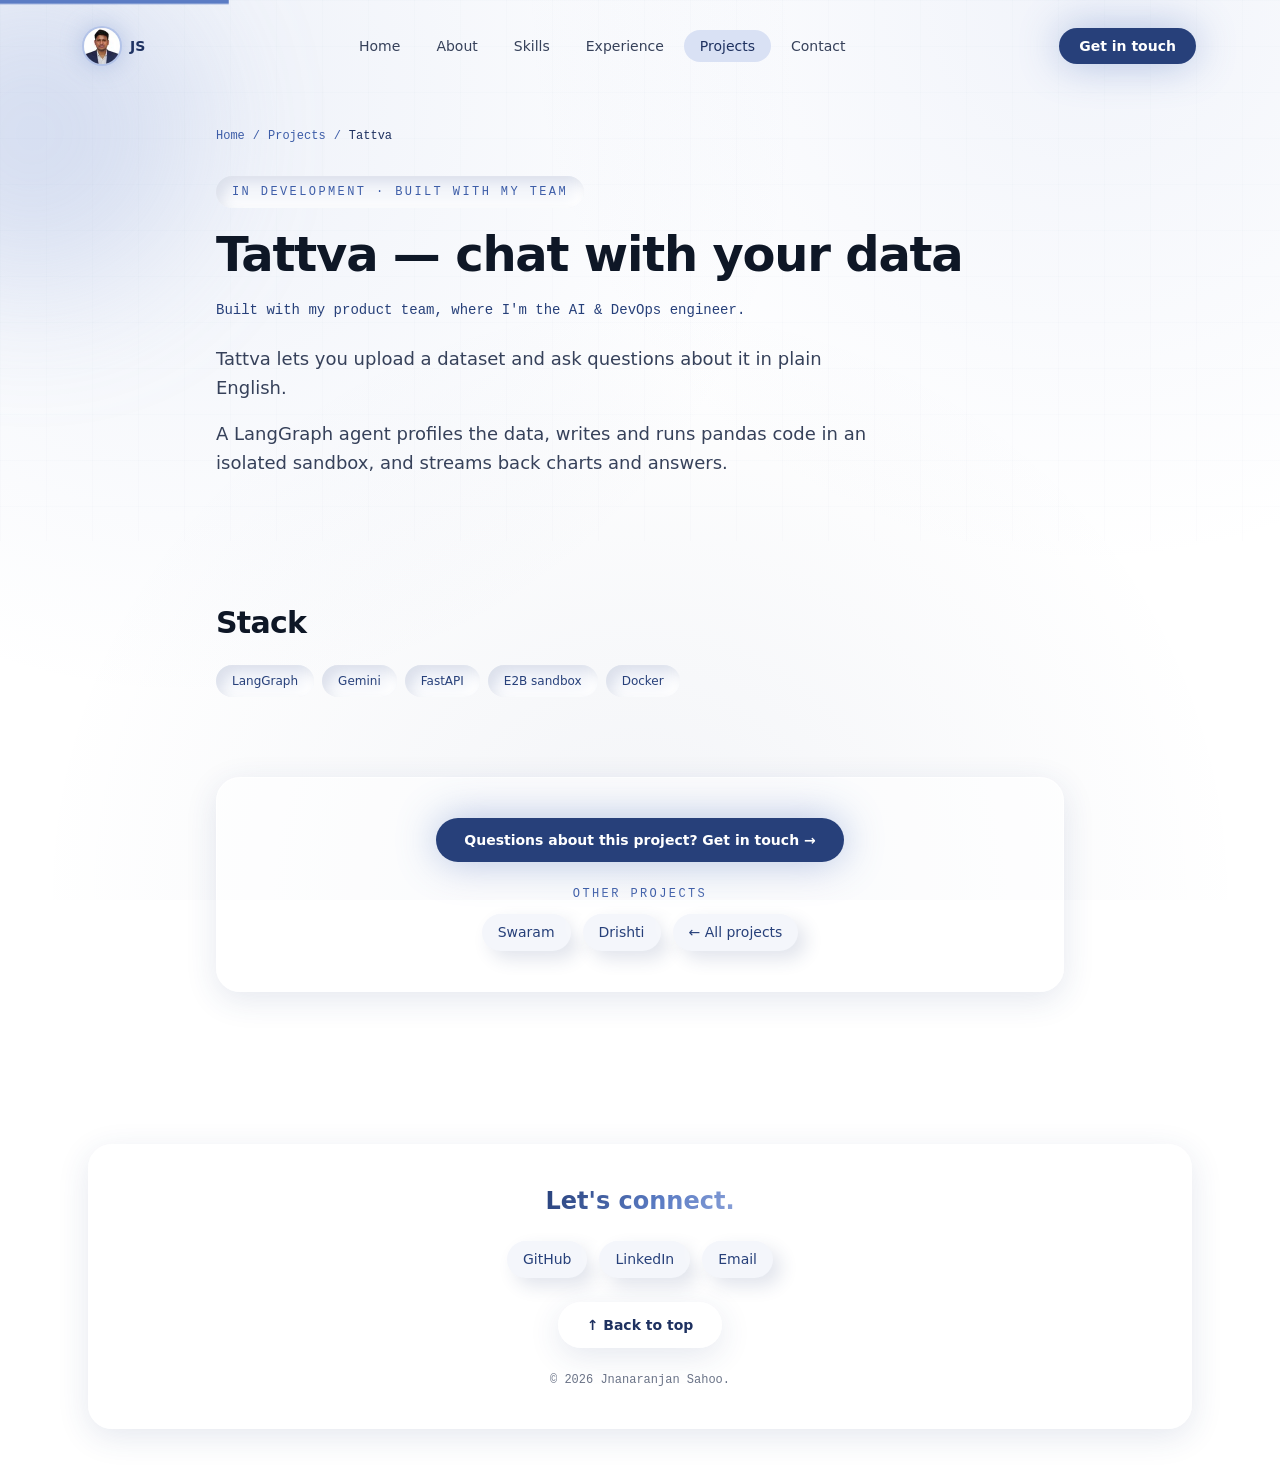
<file: projects/tattva/index.html>
<!DOCTYPE html><html lang="en"><head><meta charset="UTF-8"><meta http-equiv="Content-Security-Policy" content="default-src 'self'; script-src 'self' https://*.googletagmanager.com https://eu-assets.i.posthog.com 'sha256-BF0290pkb3jxQsE7z00xR8Imp8X34FLC88L0lkMnrGw=' 'sha256-Gx5wzatxpX1sfCxLDlWugXoTdo9jmahJKt5zYI8XnHU=' 'sha256-QzWFZi+FLIx23tnm9SBU4aEgx4x8DsuASP07mfqol/c=' 'sha256-Ya0pUYrC7nM5Cn/056TyVuEiz6dFGrzmkWzgON0pF0U='; style-src 'self' 'unsafe-inline' https://fonts.googleapis.com; img-src 'self' data: blob: https://*.google-analytics.com https://*.googletagmanager.com; font-src 'self' https://fonts.gstatic.com; connect-src 'self' https://*.google-analytics.com https://*.analytics.google.com https://*.googletagmanager.com https://api.emailjs.com https://eu.i.posthog.com https://eu-assets.i.posthog.com; object-src 'none'; base-uri 'self'; form-action 'self'"><meta name="viewport" content="width=device-width, initial-scale=1"><meta name="referrer" content="strict-origin-when-cross-origin"><!-- Google Search Console Verification --><meta name="google-site-verification" content="LJMZXdmVCiQdUKfiJmOUua1oV9nctKnxQz4Q51pdkRA"><!-- Primary SEO --><title>Tattva, chat with your data — Jnanaranjan Sahoo</title><meta name="description" content="Tattva lets you upload a dataset and ask questions in plain English: an agent profiles it, runs code in a sandbox and answers with charts and insight."><meta name="robots" content="index, follow"><link rel="canonical" href="https://jnana-ai-eng.github.io/projects/tattva/"><!-- Open Graph --><meta property="og:type" content="website"><meta property="og:url" content="https://jnana-ai-eng.github.io/projects/tattva/"><meta property="og:title" content="Tattva, chat with your data — Jnanaranjan Sahoo"><meta property="og:description" content="Tattva lets you upload a dataset and ask questions in plain English: an agent profiles it, runs code in a sandbox and answers with charts and insight."><meta property="og:site_name" content="Jnanaranjan Sahoo"><meta property="og:locale" content="en_IN"><meta property="og:image" content="https://jnana-ai-eng.github.io/og/tattva.png"><meta property="og:image:type" content="image/png"><meta property="og:image:width" content="1200"><meta property="og:image:height" content="630"><meta property="og:image:alt" content="Tattva — chat with your data — Jnanaranjan Sahoo"><!-- Twitter / X --><meta name="twitter:card" content="summary_large_image"><meta name="twitter:title" content="Tattva, chat with your data — Jnanaranjan Sahoo"><meta name="twitter:description" content="Tattva lets you upload a dataset and ask questions in plain English: an agent profiles it, runs code in a sandbox and answers with charts and insight."><meta name="twitter:image" content="https://jnana-ai-eng.github.io/og/tattva.png"><meta name="twitter:image:alt" content="Tattva — chat with your data — Jnanaranjan Sahoo"><!-- Favicons: "JS" monogram generated at build (src/lib/brand-icons.ts) --><link rel="icon" href="/favicon.ico" sizes="48x48"><link rel="icon" href="/favicon.svg" type="image/svg+xml"><link rel="apple-touch-icon" href="/apple-touch-icon.png"><!-- Google Fonts — Space Grotesk --><link rel="preconnect" href="https://fonts.googleapis.com"><link rel="preconnect" href="https://fonts.gstatic.com" crossorigin><link href="https://fonts.googleapis.com/css2?family=Space+Grotesk:wght@300;400;500;600;700&family=JetBrains+Mono:wght@400;500&display=swap" rel="stylesheet"><!-- Without JavaScript, show what islands render hidden for their entrance animation (KI-37) --><noscript><style>[data-reveal]{opacity:1!important;transform:none!important}</style></noscript><!-- JSON-LD: the home graph (WebSite + ProfilePage + Person) or the page's own --><script type="application/ld+json">{"@context":"https://schema.org","@graph":[{"@type":"WebPage","@id":"https://jnana-ai-eng.github.io/projects/tattva/#webpage","url":"https://jnana-ai-eng.github.io/projects/tattva/","name":"Tattva, chat with your data — Jnanaranjan Sahoo","description":"Tattva lets you upload a dataset and ask questions in plain English: an agent profiles it, runs code in a sandbox and answers with charts and insight.","inLanguage":"en","isPartOf":{"@id":"https://jnana-ai-eng.github.io/#website"},"author":{"@id":"https://jnana-ai-eng.github.io/#person"},"breadcrumb":{"@id":"https://jnana-ai-eng.github.io/projects/tattva/#breadcrumb"}},{"@type":"Person","@id":"https://jnana-ai-eng.github.io/#person","name":"Jnanaranjan Sahoo","url":"https://jnana-ai-eng.github.io/"},{"@type":"BreadcrumbList","@id":"https://jnana-ai-eng.github.io/projects/tattva/#breadcrumb","itemListElement":[{"@type":"ListItem","position":1,"name":"Home","item":"https://jnana-ai-eng.github.io/"},{"@type":"ListItem","position":2,"name":"Projects","item":"https://jnana-ai-eng.github.io/projects/"},{"@type":"ListItem","position":3,"name":"Tattva","item":"https://jnana-ai-eng.github.io/projects/tattva/"}]}]}</script><!-- Google Analytics 4 (production host only) --><script>(function(){const id = "G-PBJQWS8THE";
const host = "jnana-ai-eng.github.io";
const ph = {"key":"phc_Auw6awq2EoEH2mXX6vtU2bpZhv2fgCFZgkBYDZHM432u","apiHost":"https://eu.i.posthog.com","site":"github.io","sessionRecording":false};

    window.dataLayer = window.dataLayer || [];
    window.gtag = function () { window.dataLayer.push(arguments); };

    if (location.hostname === host) {
      if (id) {
        var s = document.createElement('script');
        s.async = true;
        s.src = 'https://www.googletagmanager.com/gtag/js?id=' + id;
        document.head.appendChild(s);

        gtag('js', new Date());
        var config = { allow_google_signals: false, allow_ad_personalization_signals: false, cookie_flags: 'secure;samesite=lax' };
        if (/[?&]ga_debug=1(&|$)/.test(location.search)) config.debug_mode = true;
        gtag('config', id, config);
      }

      if (ph.key) {
        // Official PostHog snippet: a queueing stub; init() adds array.js from the -assets host.
        !function(t,e){var o,n,p,r;e.__SV||(window.posthog=e,e._i=[],e.init=function(i,s,a){function g(t,e){var o=e.split(".");2==o.length&&(t=t[o[0]],e=o[1]),t[e]=function(){t.push([e].concat(Array.prototype.slice.call(arguments,0)))}}(p=t.createElement("script")).type="text/javascript",p.crossOrigin="anonymous",p.async=!0,p.src=s.api_host.replace(".i.posthog.com","-assets.i.posthog.com")+"/static/array.js",(r=t.getElementsByTagName("script")[0]).parentNode.insertBefore(p,r);var u=e;for(void 0!==a?u=e[a]=[]:a="posthog",u.people=u.people||[],u.toString=function(t){var e="posthog";return"posthog"!==a&&(e+="."+a),t||(e+=" (stub)"),e},u.people.toString=function(){return u.toString(1)+".people (stub)"},o="init capture register register_once register_for_session unregister unregister_for_session getFeatureFlag getFeatureFlagPayload isFeatureEnabled reloadFeatureFlags updateEarlyAccessFeatureEnrollment getEarlyAccessFeatures on onFeatureFlags onSessionId getSurveys getActiveMatchingSurveys renderSurvey canRenderSurvey getNextSurveyStep setPersonProperties group resetGroups setPersonPropertiesForFlags resetPersonPropertiesForFlags setGroupPropertiesForFlags resetGroupPropertiesForFlags reset get_distinct_id getGroups get_session_id get_session_replay_url alias set_config startSessionRecording stopSessionRecording sessionRecordingStarted captureException loadToolbar get_property getSessionProperty createPersonProfile opt_in_capturing opt_out_capturing has_opted_in_capturing has_opted_out_capturing clear_opt_in_out_capturing debug".split(" "),n=0;n<o.length;n++)g(u,o[n]);e._i.push([i,s,a])},e.__SV=1)}(document,window.posthog||[]);

        // Start on the first interaction, or 3.5 s after load, whichever comes first (A1): PostHog's
        // scripts then never compete with the hero paint.
        var triggers = ['scroll', 'pointerdown', 'keydown', 'touchstart'];
        var started = false;
        var startPostHog = function () {
          if (started) return;
          started = true;
          triggers.forEach(function (t) { window.removeEventListener(t, startPostHog); });
          posthog.init(ph.key, {
            api_host: ph.apiHost,
            person_profiles: 'identified_only',
            secure_cookie: true,
            disable_surveys: true,
            disable_session_recording: !ph.sessionRecording,
            session_recording: { maskAllInputs: true },
            loaded: function (p) { p.register({ site: ph.site }); },
          });
        };
        var arm = function () {
          triggers.forEach(function (t) { window.addEventListener(t, startPostHog, { passive: true }); });
          setTimeout(startPostHog, 3500);
        };
        if (document.readyState === 'complete') arm();
        else window.addEventListener('load', arm);
      }
    }

    function gaLocation(el) {
      var section = el.closest('section[id]');
      if (section) return section.id;
      if (el.closest('footer')) return 'footer'; // before nav: the footer contains a <nav>
      if (el.closest('header, nav')) return 'header';
      return 'page';
    }

    document.addEventListener('click', function (e) {
      var el = e.target instanceof Element ? e.target.closest('[data-ga-event], a[href^="mailto:"]') : null;
      if (!el) return;
      var name = el.getAttribute('data-ga-event') || 'email_click';
      var params = { location: gaLocation(el) };
      var label = el.getAttribute('data-ga-label');
      if (label) params.label = label;
      gtag('event', name, params);
      if (window.posthog && window.posthog.capture) window.posthog.capture(name, params);
    }, true);
  })();</script><link rel="stylesheet" href="/_astro/Layout.BLeGAC4W.css"></head><body><style>astro-island,astro-slot,astro-static-slot{display:contents}</style><script>(()=>{var l=(n,t)=>{let i=async()=>{await(await n())()},e=typeof t.value=="object"?t.value:void 0,s={timeout:e==null?void 0:e.timeout};"requestIdleCallback"in window?window.requestIdleCallback(i,s):setTimeout(i,s.timeout||200)};(self.Astro||(self.Astro={})).idle=l;window.dispatchEvent(new Event("astro:idle"));})();</script><script>(()=>{var g=Object.defineProperty;var w=(a,s,c)=>s in a?g(a,s,{enumerable:!0,configurable:!0,writable:!0,value:c}):a[s]=c;var l=(a,s,c)=>w(a,typeof s!="symbol"?s+"":s,c);var E=new Set(["__proto__","constructor","prototype"]);{let a={0:t=>y(t),1:t=>c(t),2:t=>new RegExp(t),3:t=>new Date(t),4:t=>new Map(c(t)),5:t=>new Set(c(t)),6:t=>BigInt(t),7:t=>new URL(t),8:t=>new Uint8Array(t),9:t=>new Uint16Array(t),10:t=>new Uint32Array(t),11:t=>Number.POSITIVE_INFINITY*t},s=t=>{let[p,e]=t;return p in a?a[p](e):void 0},c=t=>t.map(s),y=t=>typeof t!="object"||t===null?t:Object.fromEntries(Object.entries(t).map(([p,e])=>[p,s(e)]));class f extends HTMLElement{constructor(){super(...arguments);l(this,"Component");l(this,"hydrator");l(this,"hydrate",async()=>{var b;if(!this.hydrator||!this.isConnected)return;let e=(b=this.parentElement)==null?void 0:b.closest("astro-island[ssr]");if(e){e.addEventListener("astro:hydrate",this.hydrate,{once:!0});return}let r=this.querySelectorAll("astro-slot"),n={},d=this.querySelectorAll("template[data-astro-template]");for(let o of d){let i=o.closest(this.tagName);i!=null&&i.isSameNode(this)&&(n[o.getAttribute("data-astro-template")||"default"]=o.innerHTML,o.remove())}for(let o of r){let i=o.closest(this.tagName);i!=null&&i.isSameNode(this)&&(n[o.getAttribute("name")||"default"]=o.innerHTML)}let u;try{u=this.hasAttribute("props")?y(JSON.parse(this.getAttribute("props"))):{}}catch(o){let i=this.getAttribute("component-url")||"<unknown>",v=this.getAttribute("component-export");throw v&&(i+=` (export ${v})`),console.error(`[hydrate] Error parsing props for component ${i}`,this.getAttribute("props"),o),o}let h;await this.hydrator(this)(this.Component,u,n,{client:this.getAttribute("client")}),this.removeAttribute("ssr"),this.dispatchEvent(new CustomEvent("astro:hydrate"))});l(this,"unmount",()=>{this.isConnected||this.dispatchEvent(new CustomEvent("astro:unmount"))})}disconnectedCallback(){document.removeEventListener("astro:after-swap",this.unmount),document.addEventListener("astro:after-swap",this.unmount,{once:!0})}connectedCallback(){if(!this.hasAttribute("await-children")||document.readyState==="interactive"||document.readyState==="complete")this.childrenConnectedCallback();else{let e=()=>{document.removeEventListener("DOMContentLoaded",e),r.disconnect(),this.childrenConnectedCallback()},r=new MutationObserver(()=>{var n;((n=this.lastChild)==null?void 0:n.nodeType)===Node.COMMENT_NODE&&this.lastChild.nodeValue==="astro:end"&&(this.lastChild.remove(),e())});r.observe(this,{childList:!0}),document.addEventListener("DOMContentLoaded",e)}}async childrenConnectedCallback(){let e=this.getAttribute("before-hydration-url");e&&await import(e),this.start()}getRetryImportUrl(e){let r=new URL(e,document.baseURI);return r.searchParams.set("astro-retry",Date.now().toString()),r.toString()}async importWithRetry(e){try{return await import(e)}catch(r){return await new Promise(n=>setTimeout(n,1e3)),import(this.getRetryImportUrl(e))}}handleHydrationError(e){let r=this.getAttribute("component-url"),n=new CustomEvent("astro:hydration-error",{cancelable:!0,bubbles:!0,composed:!0,detail:{error:e,componentUrl:r}});this.dispatchEvent(n)&&console.error(`[astro-island] Error hydrating ${r}`,e)}async start(){let e=JSON.parse(this.getAttribute("opts")),r=this.getAttribute("client");if(Astro[r]===void 0){window.addEventListener(`astro:${r}`,()=>this.start(),{once:!0});return}try{await Astro[r](async()=>{let n=this.getAttribute("renderer-url");try{let[d,{default:u}]=await Promise.all([this.importWithRetry(this.getAttribute("component-url")),n?this.importWithRetry(n):Promise.resolve({default:()=>()=>{}})]),h=this.getAttribute("component-export")||"default";if(h.includes(".")){this.Component=d;for(let m of h.split(".")){if(E.has(m)||!this.Component||typeof this.Component!="object"&&typeof this.Component!="function"||!Object.hasOwn(this.Component,m))throw new Error(`Invalid component export path: ${h}`);this.Component=this.Component[m]}}else{if(E.has(h))throw new Error(`Invalid component export path: ${h}`);this.Component=d[h]}return this.hydrator=u,this.hydrate}catch(d){return this.handleHydrationError(d),()=>{}}},e,this)}catch(n){this.handleHydrationError(n)}}attributeChangedCallback(){this.hydrate()}}l(f,"observedAttributes",["props"]),customElements.get("astro-island")||customElements.define("astro-island",f)}})();</script><astro-island uid="1ba8Qv" prefix="r1" component-url="/_astro/SmoothScroll.Ch_eKSLu.js" component-export="SmoothScroll" renderer-url="/_astro/client.RMePetAg.js" props="{}" ssr client="idle" opts="{&quot;name&quot;:&quot;SmoothScroll&quot;,&quot;value&quot;:true}"></astro-island><script>(()=>{var e=async t=>{await(await t())()};(self.Astro||(self.Astro={})).load=e;window.dispatchEvent(new Event("astro:load"));})();</script><astro-island uid="dtH6D" prefix="r3" component-url="/_astro/NavbarInteractive.BF8Kjd55.js" component-export="NavbarInteractive" renderer-url="/_astro/client.RMePetAg.js" props="{&quot;avatarSrc&quot;:[0,&quot;/_astro/profile.CRkiN90N_22NJSh.webp&quot;],&quot;homeHref&quot;:[0,&quot;/&quot;],&quot;current&quot;:[0,&quot;/projects/&quot;]}" ssr client="load" opts="{&quot;name&quot;:&quot;NavbarInteractive&quot;,&quot;value&quot;:true}" await-children><header class="fixed inset-x-0 top-0 z-50 px-4 pt-4" style="transform:translateY(-80px)"><nav class="mx-auto flex max-w-6xl items-center justify-between rounded-full px-5 py-3 transition-all duration-300 bg-transparent" aria-label="Main navigation"><a href="/" class="group flex items-center gap-2.5" aria-label="Jnanaranjan Sahoo — home"><span class="relative inline-block"><span class="absolute inset-0 rounded-full bg-navy-400/40 blur-md transition-opacity duration-300 group-hover:opacity-100"></span><img src="/_astro/profile.CRkiN90N_22NJSh.webp" alt="Jnanaranjan Sahoo" width="36" height="36" class="relative h-9 w-9 rounded-full object-cover ring-2 ring-navy-200 transition-transform duration-300 group-hover:scale-105"/></span><span class="hidden font-display text-sm font-bold text-navy-700 sm:inline">JS</span></a><ul class="hidden items-center gap-1 md:flex" role="list"><li><a href="/" class="relative rounded-full px-4 py-2 text-sm font-medium transition-colors text-ink-soft hover:bg-navy-50 hover:text-navy-700">Home</a></li><li><a href="/about/" class="relative rounded-full px-4 py-2 text-sm font-medium transition-colors text-ink-soft hover:bg-navy-50 hover:text-navy-700">About</a></li><li><a href="/#skills" class="relative rounded-full px-4 py-2 text-sm font-medium transition-colors text-ink-soft hover:bg-navy-50 hover:text-navy-700">Skills</a></li><li><a href="/experience/" class="relative rounded-full px-4 py-2 text-sm font-medium transition-colors text-ink-soft hover:bg-navy-50 hover:text-navy-700">Experience</a></li><li><a href="/projects/" aria-current="page" class="relative rounded-full px-4 py-2 text-sm font-medium transition-colors text-navy-700"><span class="absolute inset-0 -z-10 rounded-full bg-navy-100"></span>Projects</a></li><li><a href="/contact/" class="relative rounded-full px-4 py-2 text-sm font-medium transition-colors text-ink-soft hover:bg-navy-50 hover:text-navy-700">Contact</a></li></ul><a href="/contact/" data-ga-event="cta_click" data-ga-label="nav_lets_talk" class="hidden rounded-full bg-navy-600 px-5 py-2 text-sm font-semibold text-white shadow-glow transition-colors hover:bg-navy-700 md:inline-block">Get in touch</a><button class="grid h-9 w-9 place-items-center rounded-full glass md:hidden" aria-label="Open menu" aria-expanded="false" aria-controls="mobile-menu"><div class="space-y-1.5" aria-hidden="true"><span class="block h-0.5 w-5 bg-navy-700"></span><span class="block h-0.5 w-5 bg-navy-700"></span></div></button></nav></header><div class="fixed inset-x-0 top-0 z-[60] h-1 origin-left bg-gradient-to-r from-navy-400 to-sky" aria-hidden="true" style="transform:scaleX(0)"></div><!--astro:end--></astro-island><!-- Fallback static nav shell for search crawlers / non-JS users --><noscript><div class="fixed inset-x-0 top-0 z-50 bg-white/90 px-6 py-4 backdrop-blur shadow-sm"><div class="mx-auto flex max-w-6xl items-center justify-between"><a href="/" class="font-display font-bold text-navy-700">Jnanaranjan Sahoo</a><ul class="flex items-center gap-4 text-sm font-medium"><li><a href="/" class="text-ink-soft hover:text-navy-700">Home</a></li><li><a href="/about/" class="text-ink-soft hover:text-navy-700">About</a></li><li><a href="/#skills" class="text-ink-soft hover:text-navy-700">Skills</a></li><li><a href="/experience/" class="text-ink-soft hover:text-navy-700">Experience</a></li><li><a href="/projects/" aria-current="page" class="text-ink-soft hover:text-navy-700">Projects</a></li><li><a href="/contact/" class="text-ink-soft hover:text-navy-700">Contact</a></li></ul></div></div></noscript><main id="main-content"><section id="overview" class="relative overflow-hidden pb-12 sm:pb-16"><div class="pointer-events-none absolute inset-0 -z-10" aria-hidden="true"><div class="glow-orb left-[-10%] top-[-5%] h-80 w-80 bg-navy-300/50"></div><div class="absolute inset-0 bg-grid-light bg-[size:46px_46px] opacity-30"></div></div><nav aria-label="Breadcrumb" class="mx-auto px-6 pt-28 sm:pt-32 max-w-4xl"><ol class="flex flex-wrap items-center gap-2 font-mono text-xs text-navy-500"><li><a href="/" class="hover:text-navy-700">Home</a><span class="ml-2" aria-hidden="true">/</span></li><li><a href="/projects/" class="hover:text-navy-700">Projects</a><span class="ml-2" aria-hidden="true">/</span></li><li><span aria-current="page" class="text-navy-700">Tattva</span></li></ol></nav><div class="mx-auto max-w-4xl px-6"><span data-project-status="In development · built with my team" class="chip neu-inset mt-8 font-mono text-xs uppercase tracking-[0.2em] text-navy-500">In development · built with my team</span><h1 class="mt-4 font-display text-4xl font-bold leading-tight tracking-tight text-ink sm:text-5xl">Tattva — chat with your data</h1><p class="mt-4 font-mono text-sm text-navy-600">Built with my product team, where I&#39;m the AI &amp; DevOps engineer.</p><div class="mt-6 max-w-2xl space-y-4 text-base leading-relaxed text-ink-soft sm:text-lg"><p>Tattva lets you upload a dataset and ask questions about it in plain English.</p><p>A LangGraph agent profiles the data, writes and runs pandas code in an isolated sandbox, and streams back charts and answers.</p></div></div></section><section id="stack" class="mx-auto max-w-4xl px-6 py-12 sm:py-16"><h2 class="font-display text-2xl font-bold tracking-tight text-ink sm:text-3xl">Stack</h2><ul data-project-stack class="mt-6 flex flex-wrap gap-2" role="list"><li class="chip neu-inset text-xs text-navy-600">LangGraph</li><li class="chip neu-inset text-xs text-navy-600">Gemini</li><li class="chip neu-inset text-xs text-navy-600">FastAPI</li><li class="chip neu-inset text-xs text-navy-600">E2B sandbox</li><li class="chip neu-inset text-xs text-navy-600">Docker</li></ul></section><section id="next" class="mx-auto max-w-4xl px-6 pt-4 pb-20 sm:pb-28"><div class="glass flex flex-col items-center gap-6 rounded-3xl p-8 text-center sm:p-10"><a href="/contact/" data-ga-event="cta_click" data-ga-label="tattva_page_contact" class="relative inline-flex items-center justify-center gap-2 rounded-full px-7 py-3 text-sm font-semibold transition-colors duration-300 bg-navy-600 text-white shadow-glow hover:bg-navy-700">Questions about this project? Get in touch →</a><nav aria-label="Other projects"><p class="font-mono text-xs uppercase tracking-[0.2em] text-navy-500">Other projects</p><ul class="mt-3 flex flex-wrap justify-center gap-3"><li><a href="/projects/swaram/" class="chip neu text-navy-600 transition-colors hover:text-navy-800">Swaram</a></li><li><a href="/projects/drishti/" class="chip neu text-navy-600 transition-colors hover:text-navy-800">Drishti</a></li><li><a href="/projects/" class="chip neu text-navy-600 transition-colors hover:text-navy-800">← All projects</a></li></ul></nav></div></section></main><footer class="relative mx-auto max-w-6xl px-6 pb-12 pt-10"><div class="glass flex flex-col items-center gap-6 rounded-3xl px-6 py-8 text-center sm:px-8 sm:py-10"><p class="font-display text-2xl font-bold gradient-text">Let's connect.</p><nav aria-label="Social links" class="flex flex-wrap items-center justify-center gap-3"><a href="https://github.com/jnana-ai-eng" class="chip neu text-navy-600 hover:text-navy-800 transition-colors" target="_blank" rel="noopener noreferrer">GitHub</a><a href="https://www.linkedin.com/in/jnanaranjan-sahoo" class="chip neu text-navy-600 hover:text-navy-800 transition-colors" target="_blank" rel="noopener noreferrer">LinkedIn</a><a href="mailto:sahoojnana3002@gmail.com" class="chip neu text-navy-600 hover:text-navy-800 transition-colors">Email</a></nav><a href="#main-content" class="relative inline-flex items-center justify-center gap-2 rounded-full px-7 py-3 text-sm font-semibold transition-colors duration-300 glass text-navy-700 hover:text-navy-900">↑ Back to top</a><p class="font-mono text-xs text-ink-muted">&copy; 2026 Jnanaranjan Sahoo.</p></div></footer></body></html>
</file>
<file: _astro/Layout.BLeGAC4W.css>
/*! tailwindcss v4.3.3 | MIT License | https://tailwindcss.com */
@layer properties{@supports (((-webkit-hyphens:none)) and (not (margin-trim:inline))) or ((-moz-orient:inline) and (not (color:rgb(from red r g b)))){*,:before,:after,::backdrop{--tw-translate-x:0;--tw-translate-y:0;--tw-translate-z:0;--tw-rotate-x:initial;--tw-rotate-y:initial;--tw-rotate-z:initial;--tw-skew-x:initial;--tw-skew-y:initial;--tw-space-y-reverse:0;--tw-border-style:solid;--tw-gradient-position:initial;--tw-gradient-from:#0000;--tw-gradient-via:#0000;--tw-gradient-to:#0000;--tw-gradient-stops:initial;--tw-gradient-via-stops:initial;--tw-gradient-from-position:0%;--tw-gradient-via-position:50%;--tw-gradient-to-position:100%;--tw-leading:initial;--tw-font-weight:initial;--tw-tracking:initial;--tw-shadow:0 0 #0000;--tw-shadow-color:initial;--tw-shadow-alpha:100%;--tw-inset-shadow:0 0 #0000;--tw-inset-shadow-color:initial;--tw-inset-shadow-alpha:100%;--tw-ring-color:initial;--tw-ring-shadow:0 0 #0000;--tw-inset-ring-color:initial;--tw-inset-ring-shadow:0 0 #0000;--tw-ring-inset:initial;--tw-ring-offset-width:0px;--tw-ring-offset-color:#fff;--tw-ring-offset-shadow:0 0 #0000;--tw-blur:initial;--tw-brightness:initial;--tw-contrast:initial;--tw-grayscale:initial;--tw-hue-rotate:initial;--tw-invert:initial;--tw-opacity:initial;--tw-saturate:initial;--tw-sepia:initial;--tw-drop-shadow:initial;--tw-drop-shadow-color:initial;--tw-drop-shadow-alpha:100%;--tw-drop-shadow-size:initial;--tw-backdrop-blur:initial;--tw-backdrop-brightness:initial;--tw-backdrop-contrast:initial;--tw-backdrop-grayscale:initial;--tw-backdrop-hue-rotate:initial;--tw-backdrop-invert:initial;--tw-backdrop-opacity:initial;--tw-backdrop-saturate:initial;--tw-backdrop-sepia:initial;--tw-duration:initial;--tw-scale-x:1;--tw-scale-y:1;--tw-scale-z:1}}}@layer theme{:root,:host{--font-sans:-apple-system, BlinkMacSystemFont, "Segoe UI", Roboto, "Helvetica Neue", "Noto Sans", Arial, sans-serif, "Apple Color Emoji", "Segoe UI Emoji", "Segoe UI Symbol", "Noto Color Emoji";--font-mono:ui-monospace, SFMono-Regular, Menlo, Monaco, Consolas, "Liberation Mono", "Courier New", monospace;--color-red-500:oklch(63.7% .237 25.331);--color-green-400:oklch(79.2% .209 151.711);--color-green-500:oklch(72.3% .219 149.579);--color-green-600:oklch(62.7% .194 149.214);--color-white:#fff;--spacing:.25rem;--container-md:28rem;--container-lg:32rem;--container-xl:36rem;--container-2xl:42rem;--container-3xl:48rem;--container-4xl:56rem;--container-5xl:64rem;--container-6xl:72rem;--text-xs:.75rem;--text-xs--line-height:calc(1 / .75);--text-sm:.875rem;--text-sm--line-height:calc(1.25 / .875);--text-base:1rem;--text-base--line-height:calc(1.5 / 1);--text-lg:1.125rem;--text-lg--line-height:calc(1.75 / 1.125);--text-xl:1.25rem;--text-xl--line-height:calc(1.75 / 1.25);--text-2xl:1.5rem;--text-2xl--line-height:calc(2 / 1.5);--text-3xl:1.875rem;--text-3xl--line-height:calc(2.25 / 1.875);--text-4xl:2.25rem;--text-4xl--line-height:calc(2.5 / 2.25);--text-5xl:3rem;--text-5xl--line-height:1;--text-6xl:3.75rem;--text-6xl--line-height:1;--text-7xl:4.5rem;--text-7xl--line-height:1;--font-weight-medium:500;--font-weight-semibold:600;--font-weight-bold:700;--tracking-tight:-.025em;--tracking-wider:.05em;--leading-tight:1.25;--leading-relaxed:1.625;--radius-xl:.75rem;--radius-2xl:1rem;--radius-3xl:1.5rem;--animate-ping:ping 1s cubic-bezier(0, 0, .2, 1) infinite;--animate-bounce:bounce 1s infinite;--blur-md:12px;--blur-3xl:64px;--default-transition-duration:.15s;--default-transition-timing-function:cubic-bezier(.4, 0, .2, 1);--default-font-family:var(--font-sans);--default-mono-font-family:var(--font-mono);--font-family-sans:"Space Grotesk", "Inter", system-ui, sans-serif;--color-ink:#0e1726;--color-ink-soft:#36415a;--color-ink-muted:#6b7488;--color-navy-50:#eef2fb;--color-navy-100:#d9e1f4;--color-navy-200:#b3c3e8;--color-navy-300:#8aa1d8;--color-navy-400:#5b7cc4;--color-navy-500:#3d5da8;--color-navy-600:#27407a;--color-navy-700:#1e3160;--color-navy-800:#172645;--color-navy-900:#101a30;--color-sky:#5b7cc4;--color-sky-light:#a9c0ec;--color-surface-base:#fff;--color-surface-soft:#f4f6fb;--background-image-grid-light:linear-gradient(#27407a0d 1px, transparent 1px), linear-gradient(90deg, #27407a0d 1px, transparent 1px);--animate-float:float 6s ease-in-out infinite}}@layer base{*,:after,:before,::backdrop{box-sizing:border-box;border:0 solid;margin:0;padding:0}::file-selector-button{box-sizing:border-box;border:0 solid;margin:0;padding:0}html,:host{-webkit-text-size-adjust:100%;tab-size:4;line-height:1.5;font-family:var(--default-font-family,-apple-system, BlinkMacSystemFont, "Segoe UI", Roboto, "Helvetica Neue", "Noto Sans", Arial, sans-serif, "Apple Color Emoji", "Segoe UI Emoji", "Segoe UI Symbol", "Noto Color Emoji");font-feature-settings:var(--default-font-feature-settings,normal);font-variation-settings:var(--default-font-variation-settings,normal);-webkit-tap-highlight-color:transparent}hr{height:0;color:inherit;border-top-width:1px}abbr:where([title]){text-decoration:underline dotted}h1,h2,h3,h4,h5,h6{font-size:inherit;font-weight:inherit}a{color:inherit;-webkit-text-decoration:inherit;-webkit-text-decoration:inherit;-webkit-text-decoration:inherit;text-decoration:inherit}b,strong{font-weight:bolder}code,kbd,samp,pre{font-family:var(--default-mono-font-family,ui-monospace, SFMono-Regular, Menlo, Monaco, Consolas, "Liberation Mono", "Courier New", monospace);font-feature-settings:var(--default-mono-font-feature-settings,normal);font-variation-settings:var(--default-mono-font-variation-settings,normal);font-size:1em}small{font-size:80%}sub,sup{vertical-align:baseline;font-size:75%;line-height:0;position:relative}sub{bottom:-.25em}sup{top:-.5em}table{text-indent:0;border-color:inherit;border-collapse:collapse}:-moz-focusring:where(:not(iframe)){outline:auto}progress{vertical-align:baseline}summary{display:list-item}ol,ul,menu{list-style:none}img,svg,video,canvas,audio,iframe,embed,object{vertical-align:middle;display:block}img,video{max-width:100%;height:auto}button,input,select,optgroup,textarea{font:inherit;font-feature-settings:inherit;font-variation-settings:inherit;letter-spacing:inherit;color:inherit;opacity:1;background-color:#0000;border-radius:0}::file-selector-button{font:inherit;font-feature-settings:inherit;font-variation-settings:inherit;letter-spacing:inherit;color:inherit;opacity:1;background-color:#0000;border-radius:0}:where(select:is([multiple],[size])) optgroup{font-weight:bolder}:where(select:is([multiple],[size])) optgroup option{padding-inline-start:20px}::file-selector-button{margin-inline-end:4px}::placeholder{opacity:1}@supports (not ((-webkit-appearance:-apple-pay-button))) or (contain-intrinsic-size:1px){::placeholder{color:currentColor}@supports (color:color-mix(in lab, red, red)){::placeholder{color:color-mix(in oklab, currentcolor 50%, transparent)}}}textarea{resize:vertical}::-webkit-search-decoration{-webkit-appearance:none}::-webkit-date-and-time-value{min-height:1lh;text-align:inherit}::-webkit-datetime-edit{display:inline-flex}::-webkit-datetime-edit-fields-wrapper{padding:0}::-webkit-datetime-edit{padding-block:0}::-webkit-datetime-edit-year-field{padding-block:0}::-webkit-datetime-edit-month-field{padding-block:0}::-webkit-datetime-edit-day-field{padding-block:0}::-webkit-datetime-edit-hour-field{padding-block:0}::-webkit-datetime-edit-minute-field{padding-block:0}::-webkit-datetime-edit-second-field{padding-block:0}::-webkit-datetime-edit-millisecond-field{padding-block:0}::-webkit-datetime-edit-meridiem-field{padding-block:0}::-webkit-calendar-picker-indicator{line-height:1}:-moz-ui-invalid{box-shadow:none}button,input:where([type=button],[type=reset],[type=submit]){appearance:button}::file-selector-button{appearance:button}::-webkit-inner-spin-button{height:auto}::-webkit-outer-spin-button{height:auto}[hidden]:where(:not([hidden=until-found])){display:none!important}:root{color-scheme:light}html{scroll-behavior:smooth;touch-action:manipulation}body{background-color:var(--color-surface-base);color:var(--color-ink);font-family:var(--font-family-sans);-webkit-font-smoothing:antialiased;background-image:radial-gradient(circle at 15% 10%,#5b7cc41a,#0000 45%),radial-gradient(circle at 85% 0,#8aa1d81f,#0000 40%),radial-gradient(circle at 50% 100%,#27407a0f,#0000 55%);background-attachment:fixed;overflow-x:hidden}::selection{color:var(--color-navy-700);background-color:#5b7cc44d}::-webkit-scrollbar{width:10px}::-webkit-scrollbar-track{background:0 0}::-webkit-scrollbar-thumb{background:#27407a40;border-radius:999px}::-webkit-scrollbar-thumb:hover{background:#27407a73}}@layer components{.glass{-webkit-backdrop-filter:blur(18px)saturate(160%);background:#ffffff8c;border:1px solid #ffffffb3;box-shadow:0 8px 32px #27407a1f}.clay{background:linear-gradient(145deg,#fff,#eaeef7);border-radius:2rem;box-shadow:inset 6px 6px 12px #ffffffb3,inset -8px -8px 16px #27407a1a,12px 18px 40px #27407a29}.neu{background:#f4f6fb;border-radius:1.5rem;box-shadow:8px 8px 18px #27407a24,-8px -8px 18px #fffffff2}.neu-inset{background:#f4f6fb;box-shadow:inset 6px 6px 12px #27407a1f,inset -6px -6px 12px #ffffffe6}.aurora{background:linear-gradient(120deg,#5b7cc4,#8aa1d8,#a9c0ec,#5b7cc4,#27407a) 0 0/300% 300%;animation:8s infinite aurora;position:relative}.gradient-text{color:#0000;background:linear-gradient(120deg,#27407a 0%,#5b7cc4 60%,#8aa1d8 100%);-webkit-background-clip:text;background-clip:text}.shiny-text{color:#0000;background:linear-gradient(110deg,#27407a 30%,#a9c0ec 48%,#fff 50%,#a9c0ec 52%,#27407a 70%) 0 0/220% 100%;-webkit-background-clip:text;background-clip:text;animation:5s linear infinite textshine}.glow-orb{filter:blur(70px);opacity:.55;pointer-events:none;border-radius:9999px;position:absolute}@keyframes textshine{to{background-position:-220% 0}}@keyframes float{0%,to{transform:translateY(0)}50%{transform:translateY(-12px)}}@keyframes aurora{0%,to{background-position:0%}50%{background-position:100%}}@keyframes marquee{0%{transform:translate(0)}to{transform:translate(-50%)}}.chip{color:var(--color-navy-700);border-radius:9999px;align-items:center;gap:.5rem;padding:.5rem 1rem;font-size:.875rem;font-weight:500;display:inline-flex}}@layer utilities{.pointer-events-none{pointer-events:none}.invisible{visibility:hidden}.visible{visibility:visible}.absolute{position:absolute}.fixed{position:fixed}.relative{position:relative}.static{position:static}.-inset-4{inset:calc(var(--spacing) * -4)}.inset-0{inset:0}.inset-x-0{inset-inline:0}.-top-20{top:calc(var(--spacing) * -20)}.top-0{top:0}.top-2{top:calc(var(--spacing) * 2)}.top-\[-5\%\]{top:-5%}.top-\[20\%\]{top:20%}.-right-20{right:calc(var(--spacing) * -20)}.right-0{right:0}.right-6{right:calc(var(--spacing) * 6)}.right-\[-8\%\]{right:-8%}.bottom-0{bottom:0}.bottom-6{bottom:calc(var(--spacing) * 6)}.bottom-8{bottom:calc(var(--spacing) * 8)}.bottom-\[-10\%\]{bottom:-10%}.-left-\[9999px\]{left:-9999px}.left-0{left:0}.left-1\/2{left:50%}.left-4{left:calc(var(--spacing) * 4)}.left-6{left:calc(var(--spacing) * 6)}.left-\[-10\%\]{left:-10%}.left-\[30\%\]{left:30%}.-z-10{z-index:calc(10 * -1)}.z-10{z-index:10}.z-50{z-index:50}.z-\[2\]{z-index:2}.z-\[60\]{z-index:60}.container{width:100%}@media (width>=40rem){.container{max-width:40rem}}@media (width>=48rem){.container{max-width:48rem}}@media (width>=64rem){.container{max-width:64rem}}@media (width>=80rem){.container{max-width:80rem}}@media (width>=96rem){.container{max-width:96rem}}.mx-auto{margin-inline:auto}.-mt-5{margin-top:calc(var(--spacing) * -5)}.mt-0\.5{margin-top:calc(var(--spacing) * .5)}.mt-1{margin-top:var(--spacing)}.mt-2{margin-top:calc(var(--spacing) * 2)}.mt-3{margin-top:calc(var(--spacing) * 3)}.mt-4{margin-top:calc(var(--spacing) * 4)}.mt-5{margin-top:calc(var(--spacing) * 5)}.mt-6{margin-top:calc(var(--spacing) * 6)}.mt-7{margin-top:calc(var(--spacing) * 7)}.mt-8{margin-top:calc(var(--spacing) * 8)}.mt-9{margin-top:calc(var(--spacing) * 9)}.mt-12{margin-top:calc(var(--spacing) * 12)}.mt-14{margin-top:calc(var(--spacing) * 14)}.mt-16{margin-top:calc(var(--spacing) * 16)}.mb-2{margin-bottom:calc(var(--spacing) * 2)}.mb-4{margin-bottom:calc(var(--spacing) * 4)}.ml-1{margin-left:var(--spacing)}.ml-2{margin-left:calc(var(--spacing) * 2)}.ml-12{margin-left:calc(var(--spacing) * 12)}.block{display:block}.contents{display:contents}.flex{display:flex}.grid{display:grid}.hidden{display:none}.inline{display:inline}.inline-block{display:inline-block}.inline-flex{display:inline-flex}.table{display:table}.aspect-\[4\/5\]{aspect-ratio:4/5}.h-0\.5{height:calc(var(--spacing) * .5)}.h-1{height:var(--spacing)}.h-2{height:calc(var(--spacing) * 2)}.h-2\.5{height:calc(var(--spacing) * 2.5)}.h-4{height:calc(var(--spacing) * 4)}.h-7{height:calc(var(--spacing) * 7)}.h-9{height:calc(var(--spacing) * 9)}.h-11{height:calc(var(--spacing) * 11)}.h-56{height:calc(var(--spacing) * 56)}.h-72{height:calc(var(--spacing) * 72)}.h-80{height:calc(var(--spacing) * 80)}.h-96{height:calc(var(--spacing) * 96)}.h-full{height:100%}.h-px{height:1px}.min-h-screen{min-height:100vh}.w-1{width:var(--spacing)}.w-2{width:calc(var(--spacing) * 2)}.w-2\.5{width:calc(var(--spacing) * 2.5)}.w-4{width:calc(var(--spacing) * 4)}.w-5{width:calc(var(--spacing) * 5)}.w-6{width:calc(var(--spacing) * 6)}.w-7{width:calc(var(--spacing) * 7)}.w-9{width:calc(var(--spacing) * 9)}.w-11{width:calc(var(--spacing) * 11)}.w-56{width:calc(var(--spacing) * 56)}.w-72{width:calc(var(--spacing) * 72)}.w-80{width:calc(var(--spacing) * 80)}.w-96{width:calc(var(--spacing) * 96)}.w-full{width:100%}.w-px{width:1px}.max-w-2xl{max-width:var(--container-2xl)}.max-w-3xl{max-width:var(--container-3xl)}.max-w-4xl{max-width:var(--container-4xl)}.max-w-5xl{max-width:var(--container-5xl)}.max-w-6xl{max-width:var(--container-6xl)}.max-w-lg{max-width:var(--container-lg)}.max-w-md{max-width:var(--container-md)}.max-w-xl{max-width:var(--container-xl)}.flex-1{flex:1}.shrink-0{flex-shrink:0}.origin-left{transform-origin:0}.-translate-x-1\/2{--tw-translate-x:calc(calc(1 / 2 * 100%) * -1);translate:var(--tw-translate-x) var(--tw-translate-y)}.transform{transform:var(--tw-rotate-x,) var(--tw-rotate-y,) var(--tw-rotate-z,) var(--tw-skew-x,) var(--tw-skew-y,)}.animate-bounce{animation:var(--animate-bounce)}.animate-float{animation:var(--animate-float)}.animate-ping{animation:var(--animate-ping)}.cursor-pointer{cursor:pointer}.resize{resize:both}.resize-none{resize:none}.list-disc{list-style-type:disc}.grid-cols-3{grid-template-columns:repeat(3,minmax(0,1fr))}.flex-col{flex-direction:column}.flex-wrap{flex-wrap:wrap}.place-items-center{place-items:center}.items-center{align-items:center}.items-start{align-items:flex-start}.justify-between{justify-content:space-between}.justify-center{justify-content:center}.gap-1{gap:var(--spacing)}.gap-2{gap:calc(var(--spacing) * 2)}.gap-2\.5{gap:calc(var(--spacing) * 2.5)}.gap-3{gap:calc(var(--spacing) * 3)}.gap-4{gap:calc(var(--spacing) * 4)}.gap-5{gap:calc(var(--spacing) * 5)}.gap-6{gap:calc(var(--spacing) * 6)}.gap-10{gap:calc(var(--spacing) * 10)}:where(.space-y-1>:not(:last-child)){--tw-space-y-reverse:0;margin-block-start:calc(var(--spacing) * var(--tw-space-y-reverse));margin-block-end:calc(var(--spacing) * calc(1 - var(--tw-space-y-reverse)))}:where(.space-y-1\.5>:not(:last-child)){--tw-space-y-reverse:0;margin-block-start:calc(calc(var(--spacing) * 1.5) * var(--tw-space-y-reverse));margin-block-end:calc(calc(var(--spacing) * 1.5) * calc(1 - var(--tw-space-y-reverse)))}:where(.space-y-3>:not(:last-child)){--tw-space-y-reverse:0;margin-block-start:calc(calc(var(--spacing) * 3) * var(--tw-space-y-reverse));margin-block-end:calc(calc(var(--spacing) * 3) * calc(1 - var(--tw-space-y-reverse)))}:where(.space-y-4>:not(:last-child)){--tw-space-y-reverse:0;margin-block-start:calc(calc(var(--spacing) * 4) * var(--tw-space-y-reverse));margin-block-end:calc(calc(var(--spacing) * 4) * calc(1 - var(--tw-space-y-reverse)))}:where(.space-y-12>:not(:last-child)){--tw-space-y-reverse:0;margin-block-start:calc(calc(var(--spacing) * 12) * var(--tw-space-y-reverse));margin-block-end:calc(calc(var(--spacing) * 12) * calc(1 - var(--tw-space-y-reverse)))}.self-start{align-self:flex-start}.overflow-hidden{overflow:hidden}.rounded{border-radius:.25rem}.rounded-2xl{border-radius:var(--radius-2xl)}.rounded-3xl{border-radius:var(--radius-3xl)}.rounded-\[1\.5rem\]{border-radius:1.5rem}.rounded-\[1\.85rem\]{border-radius:1.85rem}.rounded-\[2\.5rem\]{border-radius:2.5rem}.rounded-\[2rem\]{border-radius:2rem}.rounded-full{border-radius:2147483647px}.rounded-xl{border-radius:var(--radius-xl)}.rounded-tl-xl{border-top-left-radius:var(--radius-xl)}.rounded-tr-xl{border-top-right-radius:var(--radius-xl)}.rounded-br-xl{border-bottom-right-radius:var(--radius-xl)}.rounded-bl-xl{border-bottom-left-radius:var(--radius-xl)}.border{border-style:var(--tw-border-style);border-width:1px}.border-2{border-style:var(--tw-border-style);border-width:2px}.border-t-2{border-top-style:var(--tw-border-style);border-top-width:2px}.border-r-2{border-right-style:var(--tw-border-style);border-right-width:2px}.border-b-2{border-bottom-style:var(--tw-border-style);border-bottom-width:2px}.border-l-2{border-left-style:var(--tw-border-style);border-left-width:2px}.border-navy-300{border-color:var(--color-navy-300)}.border-navy-400\/70{border-color:#5b7cc4b3}@supports (color:color-mix(in lab, red, red)){.border-navy-400\/70{border-color:color-mix(in oklab, var(--color-navy-400) 70%, transparent)}}.bg-green-400{background-color:var(--color-green-400)}.bg-green-500{background-color:var(--color-green-500)}.bg-navy-100{background-color:var(--color-navy-100)}.bg-navy-200\/50{background-color:#b3c3e880}@supports (color:color-mix(in lab, red, red)){.bg-navy-200\/50{background-color:color-mix(in oklab, var(--color-navy-200) 50%, transparent)}}.bg-navy-300\/30{background-color:#8aa1d84d}@supports (color:color-mix(in lab, red, red)){.bg-navy-300\/30{background-color:color-mix(in oklab, var(--color-navy-300) 30%, transparent)}}.bg-navy-300\/40{background-color:#8aa1d866}@supports (color:color-mix(in lab, red, red)){.bg-navy-300\/40{background-color:color-mix(in oklab, var(--color-navy-300) 40%, transparent)}}.bg-navy-300\/50{background-color:#8aa1d880}@supports (color:color-mix(in lab, red, red)){.bg-navy-300\/50{background-color:color-mix(in oklab, var(--color-navy-300) 50%, transparent)}}.bg-navy-400{background-color:var(--color-navy-400)}.bg-navy-400\/40{background-color:#5b7cc466}@supports (color:color-mix(in lab, red, red)){.bg-navy-400\/40{background-color:color-mix(in oklab, var(--color-navy-400) 40%, transparent)}}.bg-navy-500{background-color:var(--color-navy-500)}.bg-navy-600{background-color:var(--color-navy-600)}.bg-navy-700{background-color:var(--color-navy-700)}.bg-sky-light\/60{background-color:#a9c0ec99}@supports (color:color-mix(in lab, red, red)){.bg-sky-light\/60{background-color:color-mix(in oklab, var(--color-sky-light) 60%, transparent)}}.bg-surface-soft{background-color:var(--color-surface-soft)}.bg-transparent{background-color:#0000}.bg-white\/10{background-color:#ffffff1a}@supports (color:color-mix(in lab, red, red)){.bg-white\/10{background-color:color-mix(in oklab, var(--color-white) 10%, transparent)}}.bg-white\/20{background-color:#fff3}@supports (color:color-mix(in lab, red, red)){.bg-white\/20{background-color:color-mix(in oklab, var(--color-white) 20%, transparent)}}.bg-white\/90{background-color:#ffffffe6}@supports (color:color-mix(in lab, red, red)){.bg-white\/90{background-color:color-mix(in oklab, var(--color-white) 90%, transparent)}}.bg-gradient-to-b{--tw-gradient-position:to bottom in oklab;background-image:linear-gradient(var(--tw-gradient-stops))}.bg-gradient-to-br{--tw-gradient-position:to bottom right in oklab;background-image:linear-gradient(var(--tw-gradient-stops))}.bg-gradient-to-r{--tw-gradient-position:to right in oklab;background-image:linear-gradient(var(--tw-gradient-stops))}.bg-grid-light{background-image:var(--background-image-grid-light)}.from-\[\#f6f8fd\]{--tw-gradient-from:#f6f8fd;--tw-gradient-stops:var(--tw-gradient-via-stops,var(--tw-gradient-position), var(--tw-gradient-from) var(--tw-gradient-from-position), var(--tw-gradient-to) var(--tw-gradient-to-position))}.from-navy-200{--tw-gradient-from:var(--color-navy-200);--tw-gradient-stops:var(--tw-gradient-via-stops,var(--tw-gradient-position), var(--tw-gradient-from) var(--tw-gradient-from-position), var(--tw-gradient-to) var(--tw-gradient-to-position))}.from-navy-400{--tw-gradient-from:var(--color-navy-400);--tw-gradient-stops:var(--tw-gradient-via-stops,var(--tw-gradient-position), var(--tw-gradient-from) var(--tw-gradient-from-position), var(--tw-gradient-to) var(--tw-gradient-to-position))}.via-navy-400{--tw-gradient-via:var(--color-navy-400);--tw-gradient-via-stops:var(--tw-gradient-position), var(--tw-gradient-from) var(--tw-gradient-from-position), var(--tw-gradient-via) var(--tw-gradient-via-position), var(--tw-gradient-to) var(--tw-gradient-to-position);--tw-gradient-stops:var(--tw-gradient-via-stops)}.to-\[\#e8edf7\]{--tw-gradient-to:#e8edf7;--tw-gradient-stops:var(--tw-gradient-via-stops,var(--tw-gradient-position), var(--tw-gradient-from) var(--tw-gradient-from-position), var(--tw-gradient-to) var(--tw-gradient-to-position))}.to-sky{--tw-gradient-to:var(--color-sky);--tw-gradient-stops:var(--tw-gradient-via-stops,var(--tw-gradient-position), var(--tw-gradient-from) var(--tw-gradient-from-position), var(--tw-gradient-to) var(--tw-gradient-to-position))}.to-transparent{--tw-gradient-to:transparent;--tw-gradient-stops:var(--tw-gradient-via-stops,var(--tw-gradient-position), var(--tw-gradient-from) var(--tw-gradient-from-position), var(--tw-gradient-to) var(--tw-gradient-to-position))}.bg-\[size\:46px_46px\]{background-size:46px 46px}.object-cover{object-fit:cover}.p-1{padding:var(--spacing)}.p-3{padding:calc(var(--spacing) * 3)}.p-4{padding:calc(var(--spacing) * 4)}.p-6{padding:calc(var(--spacing) * 6)}.p-8{padding:calc(var(--spacing) * 8)}.px-3{padding-inline:calc(var(--spacing) * 3)}.px-4{padding-inline:calc(var(--spacing) * 4)}.px-5{padding-inline:calc(var(--spacing) * 5)}.px-6{padding-inline:calc(var(--spacing) * 6)}.px-7{padding-inline:calc(var(--spacing) * 7)}.px-8{padding-inline:calc(var(--spacing) * 8)}.py-1{padding-block:var(--spacing)}.py-2{padding-block:calc(var(--spacing) * 2)}.py-2\.5{padding-block:calc(var(--spacing) * 2.5)}.py-3{padding-block:calc(var(--spacing) * 3)}.py-3\.5{padding-block:calc(var(--spacing) * 3.5)}.py-4{padding-block:calc(var(--spacing) * 4)}.py-6{padding-block:calc(var(--spacing) * 6)}.py-8{padding-block:calc(var(--spacing) * 8)}.py-12{padding-block:calc(var(--spacing) * 12)}.py-20{padding-block:calc(var(--spacing) * 20)}.pt-4{padding-top:calc(var(--spacing) * 4)}.pt-10{padding-top:calc(var(--spacing) * 10)}.pt-24{padding-top:calc(var(--spacing) * 24)}.pt-28{padding-top:calc(var(--spacing) * 28)}.pr-4{padding-right:calc(var(--spacing) * 4)}.pb-12{padding-bottom:calc(var(--spacing) * 12)}.pb-20{padding-bottom:calc(var(--spacing) * 20)}.pl-5{padding-left:calc(var(--spacing) * 5)}.text-center{text-align:center}.font-mono{font-family:var(--font-mono)}.text-2xl{font-size:var(--text-2xl);line-height:var(--tw-leading,var(--text-2xl--line-height))}.text-3xl{font-size:var(--text-3xl);line-height:var(--tw-leading,var(--text-3xl--line-height))}.text-4xl{font-size:var(--text-4xl);line-height:var(--tw-leading,var(--text-4xl--line-height))}.text-base{font-size:var(--text-base);line-height:var(--tw-leading,var(--text-base--line-height))}.text-lg{font-size:var(--text-lg);line-height:var(--tw-leading,var(--text-lg--line-height))}.text-sm{font-size:var(--text-sm);line-height:var(--tw-leading,var(--text-sm--line-height))}.text-xl{font-size:var(--text-xl);line-height:var(--tw-leading,var(--text-xl--line-height))}.text-xs{font-size:var(--text-xs);line-height:var(--tw-leading,var(--text-xs--line-height))}.text-\[2\.6rem\]{font-size:2.6rem}.text-\[10px\]{font-size:10px}.text-\[11px\]{font-size:11px}.leading-\[1\.04\]{--tw-leading:1.04;line-height:1.04}.leading-relaxed{--tw-leading:var(--leading-relaxed);line-height:var(--leading-relaxed)}.leading-tight{--tw-leading:var(--leading-tight);line-height:var(--leading-tight)}.font-bold{--tw-font-weight:var(--font-weight-bold);font-weight:var(--font-weight-bold)}.font-medium{--tw-font-weight:var(--font-weight-medium);font-weight:var(--font-weight-medium)}.font-semibold{--tw-font-weight:var(--font-weight-semibold);font-weight:var(--font-weight-semibold)}.tracking-\[0\.2em\]{--tw-tracking:.2em;letter-spacing:.2em}.tracking-\[0\.25em\]{--tw-tracking:.25em;letter-spacing:.25em}.tracking-tight{--tw-tracking:var(--tracking-tight);letter-spacing:var(--tracking-tight)}.tracking-wider{--tw-tracking:var(--tracking-wider);letter-spacing:var(--tracking-wider)}.whitespace-nowrap{white-space:nowrap}.text-green-600{color:var(--color-green-600)}.text-ink{color:var(--color-ink)}.text-ink-muted{color:var(--color-ink-muted)}.text-ink-soft{color:var(--color-ink-soft)}.text-navy-300{color:var(--color-navy-300)}.text-navy-400{color:var(--color-navy-400)}.text-navy-500{color:var(--color-navy-500)}.text-navy-600{color:var(--color-navy-600)}.text-navy-700{color:var(--color-navy-700)}.text-red-500{color:var(--color-red-500)}.text-white{color:var(--color-white)}.text-white\/80{color:#fffc}@supports (color:color-mix(in lab, red, red)){.text-white\/80{color:color-mix(in oklab, var(--color-white) 80%, transparent)}}.text-white\/85{color:#ffffffd9}@supports (color:color-mix(in lab, red, red)){.text-white\/85{color:color-mix(in oklab, var(--color-white) 85%, transparent)}}.text-white\/90{color:#ffffffe6}@supports (color:color-mix(in lab, red, red)){.text-white\/90{color:color-mix(in oklab, var(--color-white) 90%, transparent)}}.uppercase{text-transform:uppercase}.underline{text-decoration-line:underline}.underline-offset-2{text-underline-offset:2px}.opacity-0{opacity:0}.opacity-30{opacity:.3}.opacity-75{opacity:.75}.shadow{--tw-shadow:0 1px 3px 0 var(--tw-shadow-color,#0000001a), 0 1px 2px -1px var(--tw-shadow-color,#0000001a);box-shadow:var(--tw-inset-shadow), var(--tw-inset-ring-shadow), var(--tw-ring-offset-shadow), var(--tw-ring-shadow), var(--tw-shadow)}.shadow-glass{--tw-shadow:0 8px 32px 0 var(--tw-shadow-color,#27407a1f);box-shadow:var(--tw-inset-shadow), var(--tw-inset-ring-shadow), var(--tw-ring-offset-shadow), var(--tw-ring-shadow), var(--tw-shadow)}.shadow-glow{--tw-shadow:0 0 40px var(--tw-shadow-color,#5b7cc473);box-shadow:var(--tw-inset-shadow), var(--tw-inset-ring-shadow), var(--tw-ring-offset-shadow), var(--tw-ring-shadow), var(--tw-shadow)}.shadow-neu{--tw-shadow:8px 8px 18px var(--tw-shadow-color,#27407a24), -8px -8px 18px var(--tw-shadow-color,#fffffff2);box-shadow:var(--tw-inset-shadow), var(--tw-inset-ring-shadow), var(--tw-ring-offset-shadow), var(--tw-ring-shadow), var(--tw-shadow)}.shadow-neu-inset{--tw-shadow:inset 6px 6px 12px var(--tw-shadow-color,#27407a1f), inset -6px -6px 12px var(--tw-shadow-color,#ffffffe6);box-shadow:var(--tw-inset-shadow), var(--tw-inset-ring-shadow), var(--tw-ring-offset-shadow), var(--tw-ring-shadow), var(--tw-shadow)}.shadow-sm{--tw-shadow:0 1px 3px 0 var(--tw-shadow-color,#0000001a), 0 1px 2px -1px var(--tw-shadow-color,#0000001a);box-shadow:var(--tw-inset-shadow), var(--tw-inset-ring-shadow), var(--tw-ring-offset-shadow), var(--tw-ring-shadow), var(--tw-shadow)}.ring{--tw-ring-shadow:var(--tw-ring-inset,) 0 0 0 calc(1px + var(--tw-ring-offset-width)) var(--tw-ring-color,currentcolor);box-shadow:var(--tw-inset-shadow), var(--tw-inset-ring-shadow), var(--tw-ring-offset-shadow), var(--tw-ring-shadow), var(--tw-shadow)}.ring-2{--tw-ring-shadow:var(--tw-ring-inset,) 0 0 0 calc(2px + var(--tw-ring-offset-width)) var(--tw-ring-color,currentcolor);box-shadow:var(--tw-inset-shadow), var(--tw-inset-ring-shadow), var(--tw-ring-offset-shadow), var(--tw-ring-shadow), var(--tw-shadow)}.ring-4{--tw-ring-shadow:var(--tw-ring-inset,) 0 0 0 calc(4px + var(--tw-ring-offset-width)) var(--tw-ring-color,currentcolor);box-shadow:var(--tw-inset-shadow), var(--tw-inset-ring-shadow), var(--tw-ring-offset-shadow), var(--tw-ring-shadow), var(--tw-shadow)}.ring-navy-200{--tw-ring-color:var(--color-navy-200)}.ring-surface-base{--tw-ring-color:var(--color-surface-base)}.blur-3xl{--tw-blur:blur(var(--blur-3xl));filter:var(--tw-blur,) var(--tw-brightness,) var(--tw-contrast,) var(--tw-grayscale,) var(--tw-hue-rotate,) var(--tw-invert,) var(--tw-saturate,) var(--tw-sepia,) var(--tw-drop-shadow,)}.blur-md{--tw-blur:blur(var(--blur-md));filter:var(--tw-blur,) var(--tw-brightness,) var(--tw-contrast,) var(--tw-grayscale,) var(--tw-hue-rotate,) var(--tw-invert,) var(--tw-saturate,) var(--tw-sepia,) var(--tw-drop-shadow,)}.filter{filter:var(--tw-blur,) var(--tw-brightness,) var(--tw-contrast,) var(--tw-grayscale,) var(--tw-hue-rotate,) var(--tw-invert,) var(--tw-saturate,) var(--tw-sepia,) var(--tw-drop-shadow,)}.backdrop-blur{--tw-backdrop-blur:blur(8px);backdrop-filter:var(--tw-backdrop-blur,) var(--tw-backdrop-brightness,) var(--tw-backdrop-contrast,) var(--tw-backdrop-grayscale,) var(--tw-backdrop-hue-rotate,) var(--tw-backdrop-invert,) var(--tw-backdrop-opacity,) var(--tw-backdrop-saturate,) var(--tw-backdrop-sepia,)}.transition{transition-property:color,background-color,border-color,outline-color,text-decoration-color,fill,stroke,--tw-gradient-from,--tw-gradient-via,--tw-gradient-to,opacity,box-shadow,transform,translate,scale,rotate,filter,-webkit-backdrop-filter,backdrop-filter,display,content-visibility,overlay,pointer-events;transition-timing-function:var(--tw-ease,var(--default-transition-timing-function));transition-duration:var(--tw-duration,var(--default-transition-duration))}.transition-all{transition-property:all;transition-timing-function:var(--tw-ease,var(--default-transition-timing-function));transition-duration:var(--tw-duration,var(--default-transition-duration))}.transition-colors{transition-property:color,background-color,border-color,outline-color,text-decoration-color,fill,stroke,--tw-gradient-from,--tw-gradient-via,--tw-gradient-to;transition-timing-function:var(--tw-ease,var(--default-transition-timing-function));transition-duration:var(--tw-duration,var(--default-transition-duration))}.transition-opacity{transition-property:opacity;transition-timing-function:var(--tw-ease,var(--default-transition-timing-function));transition-duration:var(--tw-duration,var(--default-transition-duration))}.transition-shadow{transition-property:box-shadow;transition-timing-function:var(--tw-ease,var(--default-transition-timing-function));transition-duration:var(--tw-duration,var(--default-transition-duration))}.transition-transform{transition-property:transform,translate,scale,rotate;transition-timing-function:var(--tw-ease,var(--default-transition-timing-function));transition-duration:var(--tw-duration,var(--default-transition-duration))}.duration-300{--tw-duration:.3s;transition-duration:.3s}.duration-500{--tw-duration:.5s;transition-duration:.5s}.will-change-transform{will-change:transform}.outline-none{--tw-outline-style:none;outline-style:none}@media (hover:hover){.group-hover\:scale-105:is(:where(.group):hover *){--tw-scale-x:105%;--tw-scale-y:105%;--tw-scale-z:105%;scale:var(--tw-scale-x) var(--tw-scale-y)}.group-hover\:opacity-100:is(:where(.group):hover *){opacity:1}}.marker\:text-navy-400 ::marker,.marker\:text-navy-400::marker{color:var(--color-navy-400)}.marker\:text-navy-400 ::-webkit-details-marker{color:var(--color-navy-400)}.marker\:text-navy-400::-webkit-details-marker{color:var(--color-navy-400)}.placeholder\:text-ink-muted\/60::placeholder{color:#6b748899}@supports (color:color-mix(in lab, red, red)){.placeholder\:text-ink-muted\/60::placeholder{color:color-mix(in oklab, var(--color-ink-muted) 60%, transparent)}}.empty\:-mt-5:empty{margin-top:calc(var(--spacing) * -5)}@media (hover:hover){.hover\:-translate-y-1:hover{--tw-translate-y:calc(var(--spacing) * -1);translate:var(--tw-translate-x) var(--tw-translate-y)}.hover\:-translate-y-1\.5:hover{--tw-translate-y:calc(var(--spacing) * -1.5);translate:var(--tw-translate-x) var(--tw-translate-y)}.hover\:scale-105:hover{--tw-scale-x:105%;--tw-scale-y:105%;--tw-scale-z:105%;scale:var(--tw-scale-x) var(--tw-scale-y)}.hover\:bg-navy-50:hover{background-color:var(--color-navy-50)}.hover\:bg-navy-700:hover{background-color:var(--color-navy-700)}.hover\:text-navy-700:hover{color:var(--color-navy-700)}.hover\:text-navy-800:hover{color:var(--color-navy-800)}.hover\:text-navy-900:hover{color:var(--color-navy-900)}.hover\:shadow-\[12px_16px_32px_rgba\(39\,64\,122\,0\.17\)\,-10px_-10px_24px_rgba\(255\,255\,255\,1\)\]:hover{--tw-shadow:12px 16px 32px var(--tw-shadow-color,#27407a2b), -10px -10px 24px var(--tw-shadow-color,#fff);box-shadow:var(--tw-inset-shadow), var(--tw-inset-ring-shadow), var(--tw-ring-offset-shadow), var(--tw-ring-shadow), var(--tw-shadow)}.hover\:shadow-glow:hover{--tw-shadow:0 0 40px var(--tw-shadow-color,#5b7cc473);box-shadow:var(--tw-inset-shadow), var(--tw-inset-ring-shadow), var(--tw-ring-offset-shadow), var(--tw-ring-shadow), var(--tw-shadow)}.hover\:shadow-neu-inset:hover{--tw-shadow:inset 6px 6px 12px var(--tw-shadow-color,#27407a1f), inset -6px -6px 12px var(--tw-shadow-color,#ffffffe6);box-shadow:var(--tw-inset-shadow), var(--tw-inset-ring-shadow), var(--tw-ring-offset-shadow), var(--tw-ring-shadow), var(--tw-shadow)}}.focus\:ring-2:focus{--tw-ring-shadow:var(--tw-ring-inset,) 0 0 0 calc(2px + var(--tw-ring-offset-width)) var(--tw-ring-color,currentcolor);box-shadow:var(--tw-inset-shadow), var(--tw-inset-ring-shadow), var(--tw-ring-offset-shadow), var(--tw-ring-shadow), var(--tw-shadow)}.focus\:ring-navy-300:focus{--tw-ring-color:var(--color-navy-300)}.disabled\:cursor-wait:disabled{cursor:wait}.disabled\:opacity-70:disabled{opacity:.7}@media (width>=40rem){.sm\:left-1\/2{left:50%}.sm\:ml-0{margin-left:0}.sm\:block{display:block}.sm\:inline{display:inline}.sm\:w-1\/2{width:50%}.sm\:grid-cols-2{grid-template-columns:repeat(2,minmax(0,1fr))}.sm\:grid-cols-3{grid-template-columns:repeat(3,minmax(0,1fr))}.sm\:flex-row{flex-direction:row}.sm\:flex-row-reverse{flex-direction:row-reverse}.sm\:items-center{align-items:center}.sm\:p-8{padding:calc(var(--spacing) * 8)}.sm\:p-10{padding:calc(var(--spacing) * 10)}.sm\:px-8{padding-inline:calc(var(--spacing) * 8)}.sm\:py-10{padding-block:calc(var(--spacing) * 10)}.sm\:py-16{padding-block:calc(var(--spacing) * 16)}.sm\:py-28{padding-block:calc(var(--spacing) * 28)}.sm\:pt-12{padding-top:calc(var(--spacing) * 12)}.sm\:pt-28{padding-top:calc(var(--spacing) * 28)}.sm\:pt-32{padding-top:calc(var(--spacing) * 32)}.sm\:pr-12{padding-right:calc(var(--spacing) * 12)}.sm\:pb-16{padding-bottom:calc(var(--spacing) * 16)}.sm\:pb-28{padding-bottom:calc(var(--spacing) * 28)}.sm\:pl-12{padding-left:calc(var(--spacing) * 12)}.sm\:text-right{text-align:right}.sm\:text-3xl{font-size:var(--text-3xl);line-height:var(--tw-leading,var(--text-3xl--line-height))}.sm\:text-4xl{font-size:var(--text-4xl);line-height:var(--tw-leading,var(--text-4xl--line-height))}.sm\:text-5xl{font-size:var(--text-5xl);line-height:var(--tw-leading,var(--text-5xl--line-height))}.sm\:text-6xl{font-size:var(--text-6xl);line-height:var(--tw-leading,var(--text-6xl--line-height))}.sm\:text-lg{font-size:var(--text-lg);line-height:var(--tw-leading,var(--text-lg--line-height))}.sm\:text-sm{font-size:var(--text-sm);line-height:var(--tw-leading,var(--text-sm--line-height))}.sm\:text-xl{font-size:var(--text-xl);line-height:var(--tw-leading,var(--text-xl--line-height))}}@media (width>=48rem){.md\:flex{display:flex}.md\:hidden{display:none}.md\:inline-block{display:inline-block}.md\:grid-cols-3{grid-template-columns:repeat(3,minmax(0,1fr))}}@media (width>=64rem){.lg\:col-span-2{grid-column:span 2/span 2}.lg\:col-span-3{grid-column:span 3/span 3}.lg\:grid-cols-4{grid-template-columns:repeat(4,minmax(0,1fr))}.lg\:grid-cols-5{grid-template-columns:repeat(5,minmax(0,1fr))}.lg\:gap-12{gap:calc(var(--spacing) * 12)}.lg\:text-5xl{font-size:var(--text-5xl);line-height:var(--tw-leading,var(--text-5xl--line-height))}.lg\:text-7xl{font-size:var(--text-7xl);line-height:var(--tw-leading,var(--text-7xl--line-height))}}}@media (prefers-reduced-motion:reduce){*,:before,:after{scroll-behavior:auto!important;transition-duration:.001ms!important;animation-duration:.001ms!important;animation-iteration-count:1!important}}@property --tw-translate-x{syntax:"*";inherits:false;initial-value:0}@property --tw-translate-y{syntax:"*";inherits:false;initial-value:0}@property --tw-translate-z{syntax:"*";inherits:false;initial-value:0}@property --tw-rotate-x{syntax:"*";inherits:false}@property --tw-rotate-y{syntax:"*";inherits:false}@property --tw-rotate-z{syntax:"*";inherits:false}@property --tw-skew-x{syntax:"*";inherits:false}@property --tw-skew-y{syntax:"*";inherits:false}@property --tw-space-y-reverse{syntax:"*";inherits:false;initial-value:0}@property --tw-border-style{syntax:"*";inherits:false;initial-value:solid}@property --tw-gradient-position{syntax:"*";inherits:false}@property --tw-gradient-from{syntax:"<color>";inherits:false;initial-value:#0000}@property --tw-gradient-via{syntax:"<color>";inherits:false;initial-value:#0000}@property --tw-gradient-to{syntax:"<color>";inherits:false;initial-value:#0000}@property --tw-gradient-stops{syntax:"*";inherits:false}@property --tw-gradient-via-stops{syntax:"*";inherits:false}@property --tw-gradient-from-position{syntax:"<length-percentage>";inherits:false;initial-value:0%}@property --tw-gradient-via-position{syntax:"<length-percentage>";inherits:false;initial-value:50%}@property --tw-gradient-to-position{syntax:"<length-percentage>";inherits:false;initial-value:100%}@property --tw-leading{syntax:"*";inherits:false}@property --tw-font-weight{syntax:"*";inherits:false}@property --tw-tracking{syntax:"*";inherits:false}@property --tw-shadow{syntax:"*";inherits:false;initial-value:0 0 #0000}@property --tw-shadow-color{syntax:"*";inherits:false}@property --tw-shadow-alpha{syntax:"<percentage>";inherits:false;initial-value:100%}@property --tw-inset-shadow{syntax:"*";inherits:false;initial-value:0 0 #0000}@property --tw-inset-shadow-color{syntax:"*";inherits:false}@property --tw-inset-shadow-alpha{syntax:"<percentage>";inherits:false;initial-value:100%}@property --tw-ring-color{syntax:"*";inherits:false}@property --tw-ring-shadow{syntax:"*";inherits:false;initial-value:0 0 #0000}@property --tw-inset-ring-color{syntax:"*";inherits:false}@property --tw-inset-ring-shadow{syntax:"*";inherits:false;initial-value:0 0 #0000}@property --tw-ring-inset{syntax:"*";inherits:false}@property --tw-ring-offset-width{syntax:"<length>";inherits:false;initial-value:0}@property --tw-ring-offset-color{syntax:"*";inherits:false;initial-value:#fff}@property --tw-ring-offset-shadow{syntax:"*";inherits:false;initial-value:0 0 #0000}@property --tw-blur{syntax:"*";inherits:false}@property --tw-brightness{syntax:"*";inherits:false}@property --tw-contrast{syntax:"*";inherits:false}@property --tw-grayscale{syntax:"*";inherits:false}@property --tw-hue-rotate{syntax:"*";inherits:false}@property --tw-invert{syntax:"*";inherits:false}@property --tw-opacity{syntax:"*";inherits:false}@property --tw-saturate{syntax:"*";inherits:false}@property --tw-sepia{syntax:"*";inherits:false}@property --tw-drop-shadow{syntax:"*";inherits:false}@property --tw-drop-shadow-color{syntax:"*";inherits:false}@property --tw-drop-shadow-alpha{syntax:"<percentage>";inherits:false;initial-value:100%}@property --tw-drop-shadow-size{syntax:"*";inherits:false}@property --tw-backdrop-blur{syntax:"*";inherits:false}@property --tw-backdrop-brightness{syntax:"*";inherits:false}@property --tw-backdrop-contrast{syntax:"*";inherits:false}@property --tw-backdrop-grayscale{syntax:"*";inherits:false}@property --tw-backdrop-hue-rotate{syntax:"*";inherits:false}@property --tw-backdrop-invert{syntax:"*";inherits:false}@property --tw-backdrop-opacity{syntax:"*";inherits:false}@property --tw-backdrop-saturate{syntax:"*";inherits:false}@property --tw-backdrop-sepia{syntax:"*";inherits:false}@property --tw-duration{syntax:"*";inherits:false}@property --tw-scale-x{syntax:"*";inherits:false;initial-value:1}@property --tw-scale-y{syntax:"*";inherits:false;initial-value:1}@property --tw-scale-z{syntax:"*";inherits:false;initial-value:1}@keyframes ping{75%,to{opacity:0;transform:scale(2)}}@keyframes bounce{0%,to{animation-timing-function:cubic-bezier(.8,0,1,1);transform:translateY(-25%)}50%{animation-timing-function:cubic-bezier(0,0,.2,1);transform:none}}
</file>
